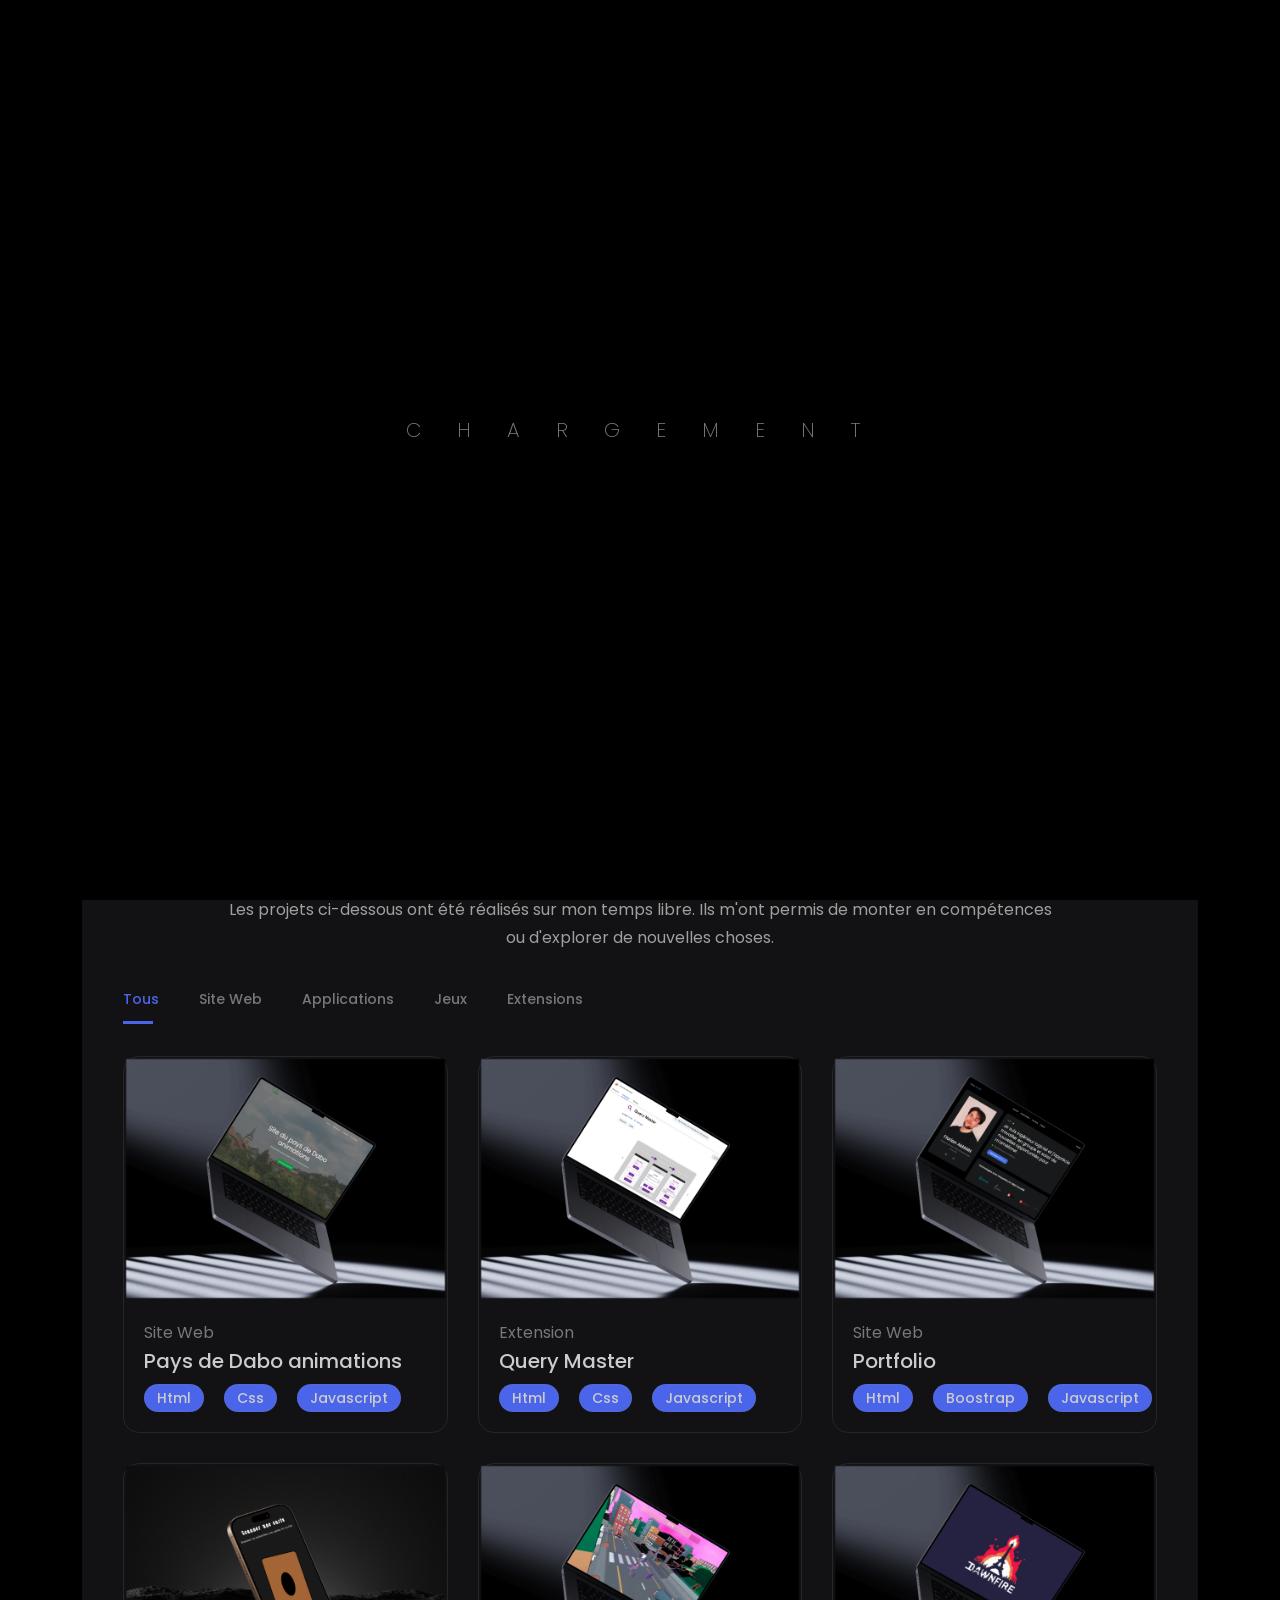
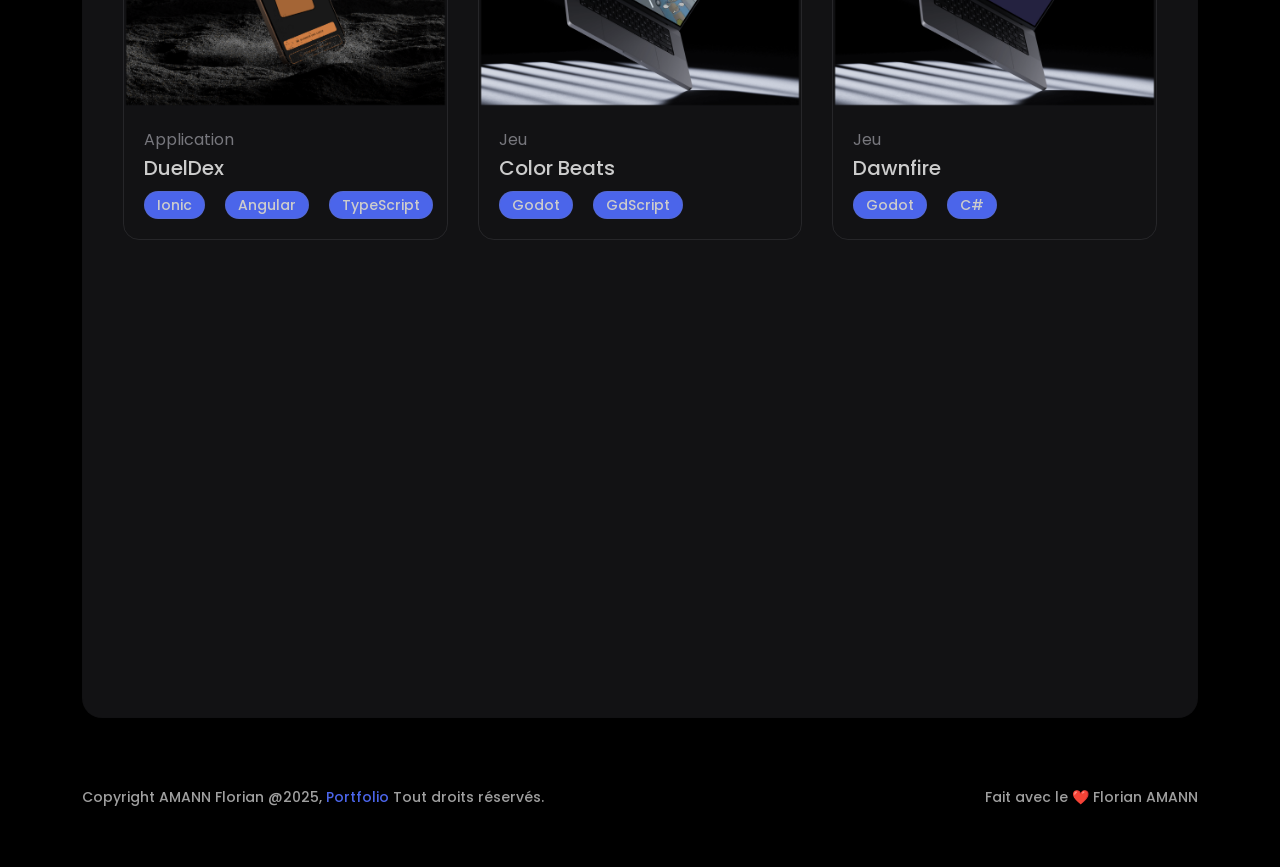
<file: index.html>
<!DOCTYPE html>
<html lang="en">

<head>
  <!-- META -->
  <meta charset="utf-8">
  <meta http-equiv="X-UA-Compatible" content="IE=edge">
  <meta name="viewport" content="width=device-width, initial-scale=1">
  <meta name="description" content="Portfolio - Cliquez ici">
  <meta name="keywords"
    content="personal, portfolio new, html, one page, bootstrap, new html template, design, creative, onepage, clean, modern">
  <meta name="author" content="Florian AMANN">
  <!-- PAGE TITLE -->
  <title>Florian AMANN - Portfolio</title>
  <!-- FAV ICON -->
  <link rel="apple-touch-icon" href="assets/images/favicon.png">
  <link rel="shortcut icon" type="image/png" href="assets/images/favicon.png">
  <!-- ALL GOOGLE FONTS -->
  <link rel="preconnect" href="https://fonts.googleapis.com">
  <link rel="preconnect" href="https://fonts.gstatic.com" crossorigin>
  <link
    href="https://fonts.googleapis.com/css2?family=Poppins:ital,wght@0,100;0,200;0,300;0,400;0,500;0,600;0,700;0,800;0,900;1,100;1,200;1,300;1,400;1,500;1,600;1,700;1,800;1,900&display=swap"
    rel="stylesheet">
  <!-- BOOTSTRAP CSS -->
  <link rel="stylesheet" href="assets/css/bootstrap.min.css" />
  <!-- FONT AWESOME CSS -->
  <link rel="stylesheet" href="assets/fonts/remixicon.css" />
  <!-- MAGNIFIC CSS -->
  <link rel="stylesheet" href="assets/css/magnific-popup.css">
  <!-- NICE SELECT CSS -->
  <link rel="stylesheet" href="assets/css/nice-select.min.css" />
  <!-- ANIMATE CSS -->
  <link rel="stylesheet" href="assets/css/animate.min.css" />
  <!-- SLICK CSS -->
  <link rel="stylesheet" href="assets/css/slick.min.css" />
  <!-- SPACING CSS -->
  <link rel="stylesheet" href="assets/css/spacing.css" />
  <!-- MAIN STYLE CSS -->
  <link rel="stylesheet" href="assets/css/style.css" />
  <!-- RESPONSIVE CSS -->
  <link rel="stylesheet" href="assets/css/responsive.css">
  <!-- HTML5 shim and Respond.js IE8 support of HTML5 elements and media queries -->
  <!-- WARNING: Respond.js doesn't work if you view the page via file:// -->
  <!--[if lt IE 9]>
      <script src="https://oss.maxcdn.com/html5shiv/3.7.2/html5shiv.min.js"></script>
      <script src="https://oss.maxcdn.com/respond/1.4.2/respond.min.js"></script>
    <![endif]-->
</head>

<body>
  <!-- START PRELOADER AREA-->
  <div class="preloader">
    <svg viewbox="0 0 1000 1000" preserveaspectratio="none">
      <path id="preloaderSvg" d="M0,1005S175,995,500,995s500,5,500,5V0H0Z"></path>
    </svg>
    <div class="preloader-heading">
      <div class="load-text">
        <span>C</span>
        <span>h</span>
        <span>a</span>
        <span>r</span>
        <span>g</span>
        <span>e</span>
        <span>m</span>
        <span>e</span>
        <span>n</span>
        <span>t</span>
      </div>
    </div>
  </div>
  <!-- END PRELOADER AREA -->
  <!-- START MENU DESIGN AREA -->
  <header class="main-header">
    <div class="header-upper">
      <div class="container">
        <div class="header-inner d-flex align-items-center">
          <!-- START LOGO DESIGN AREA -->
          <div class="logo-outer">
            <div class="logo">
              <a href="index.html"><img src="assets/images/logo.png" alt="Logo" title="Logo" /></a>
            </div>
          </div>
          <!-- / END LOGO DESIGN AREA -->
          <!-- START NAV DESIGN AREA -->
          <div class="nav-outer clearfix mx-auto">
            <!-- Main Menu -->
            <nav class="main-menu navbar-expand-lg">
              <div class="navbar-header">
                <div class="mobile-logo">
                  <a href="index.html">
                    <img src="assets/images/logo.png" alt="Logo" title="Logo" />
                  </a>
                </div>
                <!-- Toggle Button -->
                <button type="button" class="navbar-toggle" data-bs-toggle="collapse" data-bs-target=".navbar-collapse">
                  <span class="icon-bar"></span>
                  <span class="icon-bar"></span>
                  <span class="icon-bar"></span>
                </button>
              </div>
              <div class="navbar-collapse collapse">
                <ul class="navigation onepage clearfix">
                  <li><a class="nav-link-click" href="index.html">Accueil</a></li>
                  <li><a class="nav-link-click" href="about.html">Présentation</a></li>
                  <li><a class="nav-link-click" href="service.html">Services</a></li>
                  <li><a class="nav-link-click" href="works.html">Projets</a></li>
                </ul>
              </div>
            </nav>
            <!-- / END NAV DESIGN AREA -->
          </div>
          <div class="menu-btns">
            <a href="mailto:amann.florian@protonmail.com" class="theme-btn">Contacter<i
                class="ri-mail-send-line"></i></a>
          </div>
        </div>
      </div>
    </div>
  </header>
  <!-- / END MENU DESIGN AREA -->
  <!-- START ABOUT DESIGN AREA -->
  <section id="about" class="about-area">
    <div class="container">
      <div class="row">
        <!-- START ABOUT IMAGE DESIGN AREA -->
        <div class="col-lg-4">
          <div class="about-image-part wow fadeInUp delay-0-3s">
            <img src="assets/images/about/profile.png" alt="About Me" />
            <h2>Florian AMANN</h2>
            <p>J'adore créer des choses, la technologie et le café.</p>
            <div class="about-social text-center">
              <ul>
                <li><a href="https://www.linkedin.com/in/florian-amann/"><i class="ri-linkedin-fill"></i></a></li>
                <li><a href="https://github.com/Lauiss"><i class="ri-github-fill"></i></a></li>
              </ul>
            </div>
          </div>
        </div>
        <!-- / END ABOUT IMAGE DESIGN AREA -->
        <!-- START ABOUT TEXT DESIGN AREA -->
        <div class="col-lg-8">
          <div class="about-content-part wow fadeInUp delay-0-2s">
            <p>Hello ! 👋</p>
            <h2>
              Je suis ingénieur logiciel, curieux et passionné par les nouvelles technologies.
            </h2>
            <div class="hero-btns">
              <a href="assets/cv/CV-AMANN-Florian.pdf" download="CV-AMANN-Florian.pdf" target="_blank"
                class="theme-btn">Télécharger mon CV <i class="ri-download-line"></i></a>
            </div>
          </div>
          <div class="about-content-part-bottom wow fadeInUp delay-0-2s">
            <h2>Technologies avec lesquelles j'ai déjà travaillé</h2>
            <div class="company-list">
              <div class="scroller" data-direction="left" data-speed="slow">
                <div class="scroller__inner">
                  <img src="assets/images/languages/angular.png" alt="angular" />
                  <img src="assets/images/languages/typescript.png" alt="ts" />
                  <img src="assets/images/languages/sql.png" alt="sql" />
                  <img src="assets/images/languages/csharp.png" alt="c#" />
                  <img src="assets/images/languages/ionic.png" alt="ionic" />
                  <img src="assets/images/languages/react.png" alt="react" />
                  <img src="assets/images/languages/java.png" alt="java" />
                  <img src="assets/images/languages/swift.png" alt="swift" />
                </div>
              </div>
            </div>
          </div>
        </div>
        <!-- / END ABOUT TEXT DESIGN AREA -->
      </div>
    </div>
  </section>
  <!-- / END ABOUT DESIGN AREA -->
  <!-- START PORTFOLIO DESIGN AREA -->
  <section id="portfolio" class="projects-area">
    <div class="container">
      <div class="container-inner">
        <div class="row">
          <div class="col-xl-12 col-lg-12">
            <div class="section-title text-center wow fadeInUp delay-0-2s">
              <h2>Projets personnels</h2>
              <p>Les projets ci-dessous ont été réalisés sur mon temps libre. Ils m'ont permis de monter en compétences
                ou d'explorer de nouvelles choses.</p>
            </div>
          </div>
        </div>
        <ul class="project-filter filter-btns-one justify-content-left pb-15 wow fadeInUp delay-0-2s">
          <li data-filter="*" class="current">Tous</li>
          <li data-filter=".web">Site Web</li>
          <li data-filter=".application">Applications</li>
          <li data-filter=".game">Jeux</li>
          <li data-filter=".extension">Extensions</li>
        </ul>
        <div class="row project-masonry-active">
          <!-- START SINGLE PORTFOLIO DESIGN AREA -->
          <div class="col-lg-4 col-md-6 item web">
            <div class="project-item style-two wow fadeInUp delay-0-5s">
              <div class="project-image">
                <img src="assets/images/projects/pdda-big.png" alt="Project">
                <a href="projects-detail/single-project-dabo.html" class="details-btn"><i
                    class="ri-arrow-right-up-line"></i></a>
              </div>
              <div class="project-content">
                <span class="sub-title">Site Web</span>
                <h3>Pays de Dabo animations</h3>
                <div class="flex-div-row">
                  <span class="theme-tag">Html</span>
                  <span class="theme-tag">Css</span>
                  <span class="theme-tag">Javascript</span>
                </div>
              </div>
            </div>
          </div>
          <!-- / END SINGLE PORTFOLIO DESIGN AREA -->
          <!-- START SINGLE PORTFOLIO DESIGN AREA -->
          <div class="col-lg-4 col-md-6 item extension">
            <div class="project-item style-two wow fadeInUp delay-0-5s">
              <div class="project-image">
                <img src="assets/images/projects/query-master-big.png" alt="Project">
                <a href="projects-detail/single-project-query-master.html" class="details-btn"><i
                    class="ri-arrow-right-up-line"></i></a>
              </div>
              <div class="project-content">
                <span class="sub-title">Extension</span>
                <h3>Query Master</h3>
                <div class="flex-div-row">
                  <span class="theme-tag">Html</span>
                  <span class="theme-tag">Css</span>
                  <span class="theme-tag">Javascript</span>
                </div>
              </div>
            </div>
          </div>
          <!-- / END SINGLE PORTFOLIO DESIGN AREA -->
          <!-- START SINGLE PORTFOLIO DESIGN AREA -->
          <div class="col-lg-4 col-md-6 item web">
            <div class="project-item style-two wow fadeInUp delay-0-5s">
              <div class="project-image">
                <img src="assets/images/projects/portfolio-big.png" alt="Project">
                <a href="projects-detail/single-project-portfolio.html" class="details-btn"><i
                    class="ri-arrow-right-up-line"></i></a>
              </div>
              <div class="project-content">
                <span class="sub-title">Site Web</span>
                <h3>Portfolio</h3>
                <div class="flex-div-row">
                  <span class="theme-tag">Html</span>
                  <span class="theme-tag">Boostrap</span>
                  <span class="theme-tag">Javascript</span>
                </div>
              </div>
            </div>
          </div>
          <!-- / END SINGLE PORTFOLIO DESIGN AREA -->
          <!-- START SINGLE PORTFOLIO DESIGN AREA -->
          <div class="col-lg-4 col-md-6 item application">
            <div class="project-item style-two wow fadeInUp delay-0-3s">
              <div class="project-image">
                <img src="assets/images/projects/duel-dex-big.png" alt="Project">
                <a href="projects-detail/single-project-dueldex.html" class="details-btn"><i
                    class="ri-arrow-right-up-line"></i></a>
              </div>
              <div class="project-content">
                <span class="sub-title">Application</span>
                <h3>DuelDex</h3>
                <div class="flex-div-row">
                  <span class="theme-tag">Ionic</span>
                  <span class="theme-tag">Angular</span>
                  <span class="theme-tag">TypeScript</span>
                </div>
              </div>
            </div>
          </div>
          <!-- START PORTFOLIO DESIGN AREA -->
          <!-- START SINGLE PORTFOLIO DESIGN AREA -->
          <div class="col-lg-4 col-md-6 item game">
            <div class="project-item style-two wow fadeInUp delay-0-3s">
              <div class="project-image">
                <img src="assets/images/projects/colorbeats-big.png" alt="Project">
                <a href="projects-detail/single-project-color-beats.html" class="details-btn"><i
                    class="ri-arrow-right-up-line"></i></a>
              </div>
              <div class="project-content">
                <span class="sub-title">Jeu</span>
                <h3>Color Beats</h3>
                <div class="flex-div-row">
                  <span class="theme-tag">Godot</span>
                  <span class="theme-tag">GdScript</span>
                </div>
              </div>
            </div>
          </div>
          <!-- / END SINGLE PORTFOLIO DESIGN AREA -->
          <!-- START SINGLE PORTFOLIO DESIGN AREA -->
          <div class="col-lg-4 col-md-6 item game">
            <div class="project-item style-two wow fadeInUp delay-0-4s">
              <div class="project-image">
                <img src="assets/images/projects/dawnfire-big.png" alt="Project">
                <a href="projects-detail/single-project-dawnfire.html" class="details-btn"><i
                    class="ri-arrow-right-up-line"></i></a>
              </div>
              <div class="project-content">
                <span class="sub-title">Jeu</span>
                <h3>Dawnfire</h3>
                <div class="flex-div-row">
                  <span class="theme-tag">Godot</span>
                  <span class="theme-tag">C#</span>
                </div>
              </div>
            </div>
          </div>
          <!-- / END SINGLE PORTFOLIO DESIGN AREA -->
          <!-- START SINGLE PORTFOLIO DESIGN AREA -->
          <div class="col-lg-4 col-md-6 item application">
            <div class="project-item style-two wow fadeInUp delay-0-6s">
              <div class="project-image">
                <img src="assets/images/projects/code-big.png" alt="Project">
                <a href="projects-detail/single-project-api-vinted.html" class="details-btn"><i
                    class="ri-arrow-right-up-line"></i></a>
              </div>
              <div class="project-content">
                <span class="sub-title">Application</span>
                <h3>API Vinted avec proxys</h3>
                <div class="flex-div-row">
                  <span class="theme-tag">Javascript</span>
                  <span class="theme-tag">Express</span>
                </div>
              </div>
            </div>
          </div>
          <!-- / END SINGLE PORTFOLIO DESIGN AREA -->
          <!-- START SINGLE PORTFOLIO DESIGN AREA -->
          <div class="col-lg-4 col-md-6 item application">
            <div class="project-item style-two wow fadeInUp delay-0-7s">
              <div class="project-image">
                <img src="assets/images/projects/discord-big.png" alt="Project">
                <a href="projects-detail/single-project-bot-discord.html" class="details-btn"><i
                    class="ri-arrow-right-up-line"></i></a>
              </div>
              <div class="project-content">
                <span class="sub-title">Application</span>
                <h3>Bot Discord</h3>
                <div class="flex-div-row">
                  <span class="theme-tag">Javascript</span>
                  <span class="theme-tag">Docker</span>
                </div>
              </div>
            </div>
          </div>
          <!-- / END SINGLE PORTFOLIO DESIGN AREA -->
          <!-- START SINGLE PORTFOLIO DESIGN AREA -->
          <div class="col-lg-4 col-md-6 item application">
            <div class="project-item style-two wow fadeInUp delay-0-7s">
              <div class="project-image">
                <img src="assets/images/projects/code-big.png" alt="Project">
                <a href="projects-detail/single-project-autoclicker.html" class="details-btn"><i
                    class="ri-arrow-right-up-line"></i></a>
              </div>
              <div class="project-content">
                <span class="sub-title">Application</span>
                <h3>Autoclick</h3>
                <div class="flex-div-row">
                  <span class="theme-tag">Python</span>
                </div>
              </div>
            </div>
          </div>
          <!-- / END SINGLE PORTFOLIO DESIGN AREA -->
        </div>
      </div>
    </div>
  </section>
  <!-- // END PORTFOLIO DESIGN AREA -->
  <!-- START FOOTER DESIGN AREA -->
  <footer class="main-footer">
    <div class="footer-bottom pt-50 pb-40">
      <div class="container">
        <div class="row">
          <div class="col-lg-6">
            <div class="copyright-text">
              <p>
                Copyright AMANN Florian @2025, <a href="index.html">Portfolio</a> Tout droits réservés.
              </p>
            </div>
          </div>
          <div class="col-lg-6">
            <div class="copyright-text extra-copyright">
              <p>
                Fait avec le ❤️ Florian AMANN
              </p>
            </div>
          </div>
        </div>
      </div>
    </div>
  </footer>
  <!-- / END FOOTER DESIGN AREA -->
  <!-- START SCROOL UP DESIGN AREA -->
  <div class="progress-wrap cursor-pointer">
    <i class="ri-arrow-up-double-line"></i>
    <svg class="progress-circle svg-content" width="100%" height="100%" viewBox="-1 -1 102 102">
      <path d="M50,1 a49,49 0 0,1 0,98 a49,49 0 0,1 0,-98" />
    </svg>
  </div>
  <!-- / END SCROOL UP DESIGN AREA -->
  <!-- JQUERY JS -->
  <script src="assets/js/jquery-3.6.0.min.js"></script>
  <!-- BOOTSTRAP JS-->
  <script src="assets/js/bootstrap.min.js"></script>
  <!-- APPEAR JS -->
  <script src="assets/js/appear.min.js"></script>
  <!-- GSAP JS -->
  <script src="assets/js/gsap.min.js"></script>
  <!-- MAGNIFICANT JS -->
  <script src="assets/js/jquery.magnific-popup.min.js"></script>
  <!-- SLICK JS-->
  <script src="assets/js/slick.min.js"></script>
  <!-- NICE SELECT JS-->
  <script src="assets/js/jquery.nice-select.min.js"></script>
  <!-- IMAGE LOADER JS-->
  <script src="assets/js/imagesloaded.pkgd.min.js"></script>
  <!-- ISOTOPE JS-->
  <script src="assets/js/isotope.pkgd.min.js"></script>
  <!--  WOW ANIMATION JS-->
  <script src="assets/js/wow.min.js"></script>
  <!-- SCRIPT JS-->
  <script src="assets/js/script.js"></script>
</body>

</html>
</file>
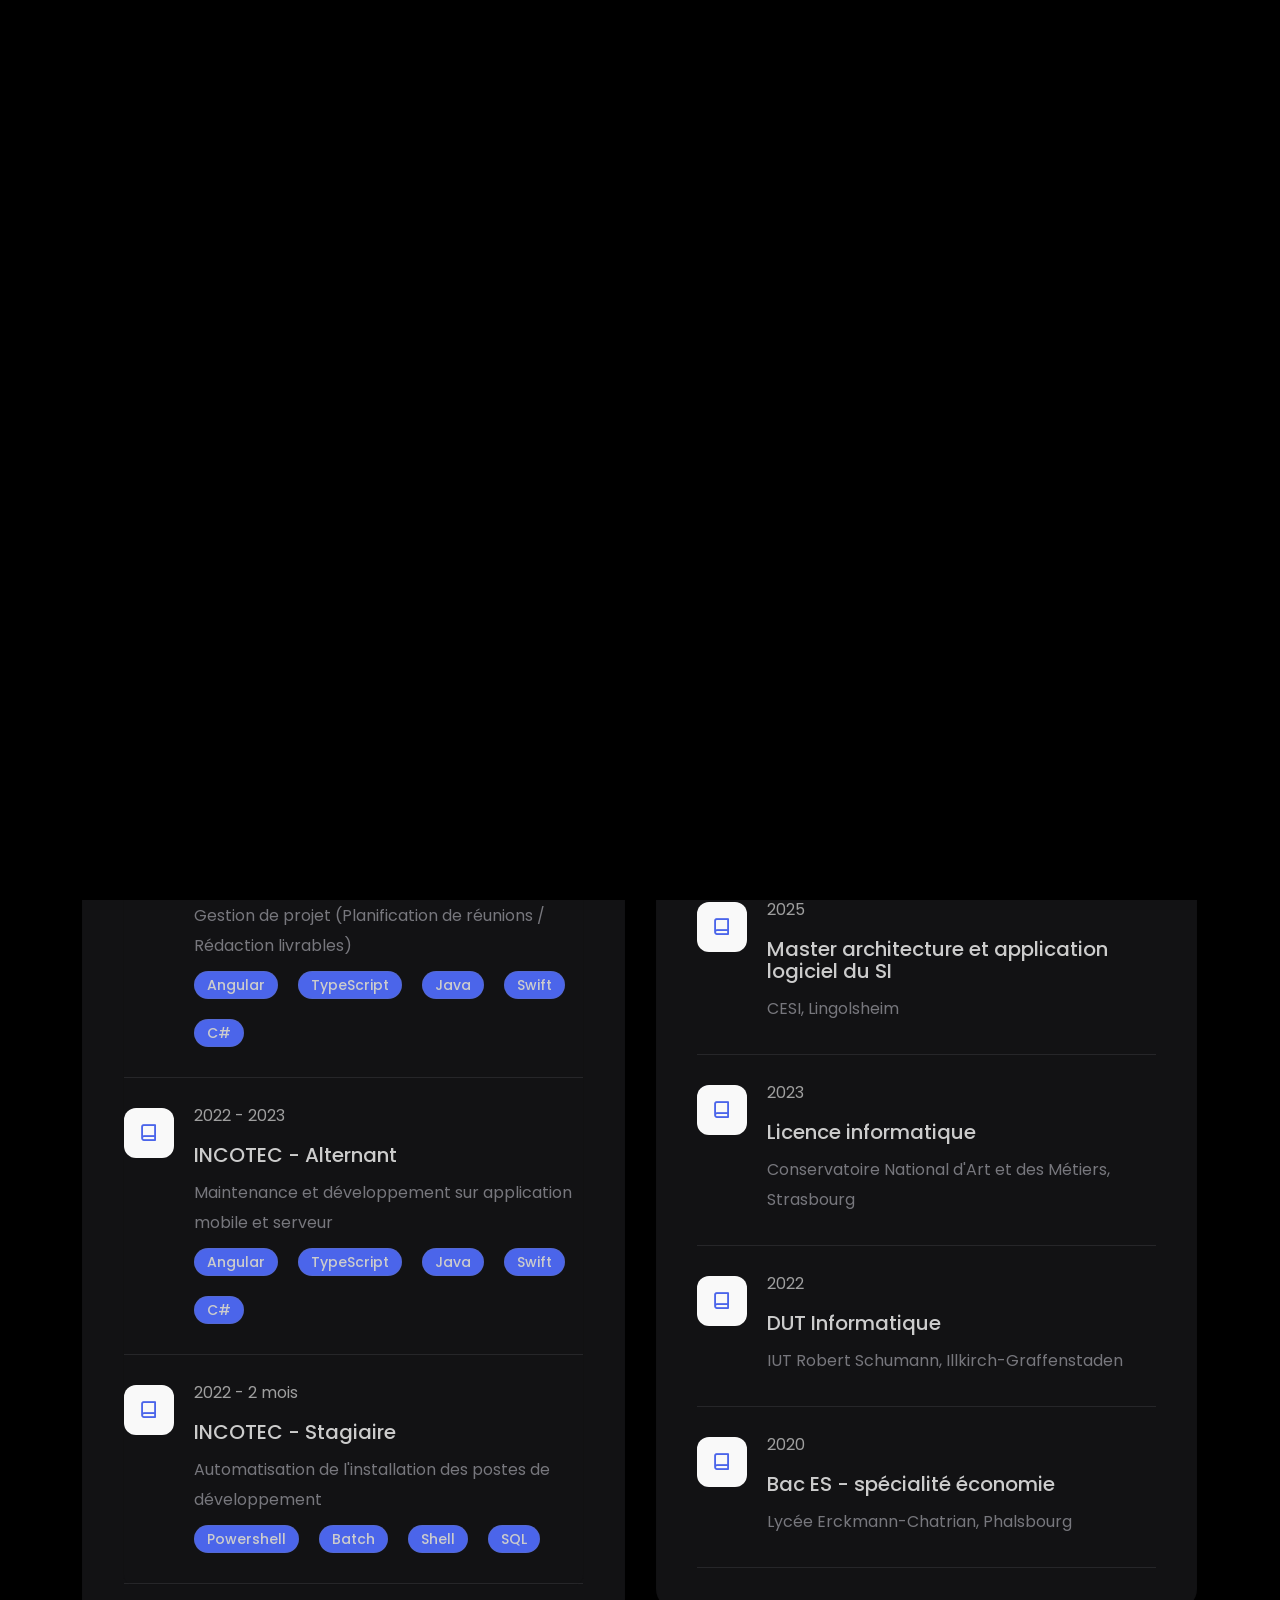
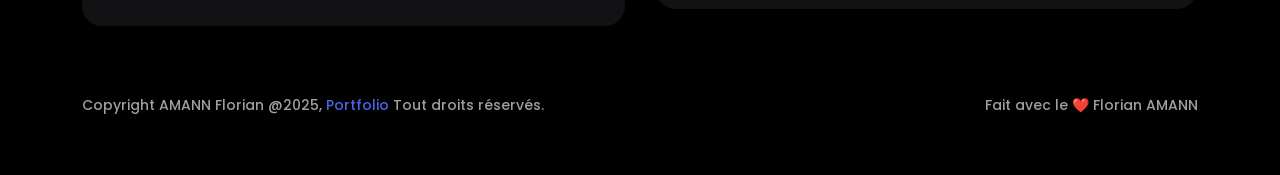
<file: about.html>
<!DOCTYPE html>
<html lang="en">

<head>
  <!-- META -->
  <meta charset="utf-8">
  <meta http-equiv="X-UA-Compatible" content="IE=edge">
  <meta name="viewport" content="width=device-width, initial-scale=1">
  <meta name="description" content="Portfolio - Cliquez ici">
  <meta name="keywords"
    content="personal, portfolio new, html, one page, bootstrap, new html template, design, creative, onepage, clean, modern">
  <meta name="author" content="Florian AMANN">
  <!-- PAGE TITLE -->
  <title>Florian AMANN - Portfolio</title>
  <!-- FAV ICON -->
  <link rel="apple-touch-icon" href="assets/images/favicon.png">
  <link rel="shortcut icon" type="image/png" href="assets/images/favicon.png">
  <!-- ALL GOOGLE FONTS -->
  <link rel="preconnect" href="https://fonts.googleapis.com">
  <link rel="preconnect" href="https://fonts.gstatic.com" crossorigin>
  <link
    href="https://fonts.googleapis.com/css2?family=Poppins:ital,wght@0,100;0,200;0,300;0,400;0,500;0,600;0,700;0,800;0,900;1,100;1,200;1,300;1,400;1,500;1,600;1,700;1,800;1,900&display=swap"
    rel="stylesheet">
  <!-- BOOTSTRAP CSS -->
  <link rel="stylesheet" href="assets/css/bootstrap.min.css" />
  <!-- FONT AWESOME CSS -->
  <link rel="stylesheet" href="assets/fonts/remixicon.css" />
  <!-- MAGNIFIC CSS -->
  <link rel="stylesheet" href="assets/css/magnific-popup.css">
  <!-- NICE SELECT CSS -->
  <link rel="stylesheet" href="assets/css/nice-select.min.css" />
  <!-- ANIMATE CSS -->
  <link rel="stylesheet" href="assets/css/animate.min.css" />
  <!-- SLICK CSS -->
  <link rel="stylesheet" href="assets/css/slick.min.css" />
  <!-- SPACING CSS -->
  <link rel="stylesheet" href="assets/css/spacing.css" />
  <!-- MAIN STYLE CSS -->
  <link rel="stylesheet" href="assets/css/style.css" />
  <!-- RESPONSIVE CSS -->
  <link rel="stylesheet" href="assets/css/responsive.css">
  <!-- HTML5 shim and Respond.js IE8 support of HTML5 elements and media queries -->
  <!-- WARNING: Respond.js doesn't work if you view the page via file:// -->
  <!--[if lt IE 9]>
      <script src="https://oss.maxcdn.com/html5shiv/3.7.2/html5shiv.min.js"></script>
      <script src="https://oss.maxcdn.com/respond/1.4.2/respond.min.js"></script>
    <![endif]-->
</head>

<body>
  <!-- START PRELOADER AREA-->
  <div class="preloader">
    <svg viewbox="0 0 1000 1000" preserveaspectratio="none">
      <path id="preloaderSvg" d="M0,1005S175,995,500,995s500,5,500,5V0H0Z"></path>
    </svg>
    <div class="preloader-heading">
      <div class="load-text">
        <span>C</span>
        <span>h</span>
        <span>a</span>
        <span>r</span>
        <span>g</span>
        <span>e</span>
        <span>m</span>
        <span>e</span>
        <span>n</span>
        <span>t</span>
      </div>
    </div>
  </div>
  <!-- END PRELOADER AREA -->
  <!-- START MENU DESIGN AREA -->
  <header class="main-header">
    <div class="header-upper">
      <div class="container">
        <div class="header-inner d-flex align-items-center">
          <!-- START LOGO DESIGN AREA -->
          <div class="logo-outer">
            <div class="logo">
              <a href="index.html"><img src="assets/images/logo.png" alt="Logo" title="Logo" /></a>
            </div>
          </div>
          <!-- / END LOGO DESIGN AREA -->
          <!-- START NAV DESIGN AREA -->
          <div class="nav-outer clearfix mx-auto">
            <!-- Main Menu -->
            <nav class="main-menu navbar-expand-lg">
              <div class="navbar-header">
                <div class="mobile-logo">
                  <a href="index.html">
                    <img src="assets/images/logo.png" alt="Logo" title="Logo" />
                  </a>
                </div>
                <!-- Toggle Button -->
                <button type="button" class="navbar-toggle" data-bs-toggle="collapse" data-bs-target=".navbar-collapse">
                  <span class="icon-bar"></span>
                  <span class="icon-bar"></span>
                  <span class="icon-bar"></span>
                </button>
              </div>
              <div class="navbar-collapse collapse">
                <ul class="navigation onepage clearfix">
                  <li><a class="nav-link-click" href="index.html">Accueil</a></li>
                  <li><a class="nav-link-click" href="about.html">Présentation</a></li>
                  <li><a class="nav-link-click" href="service.html">Services</a></li>
                  <li><a class="nav-link-click" href="works.html">Projets</a></li>
                </ul>
              </div>
            </nav>
            <!-- / END NAV DESIGN AREA -->
          </div>
          <div class="menu-btns">
            <a href="mailto:amann.florian@protonmail.com" class="theme-btn">Contacter<i
                class="ri-mail-send-line"></i></a>
          </div>
        </div>
      </div>
    </div>
  </header>
  <!-- / END MENU DESIGN AREA -->
  <!-- START ABOUT DESIGN AREA -->
  <section id="about" class="about-single-area innerpage-single-area">
    <div class="container">
      <div class="row">
        <!-- START ABOUT IMAGE DESIGN AREA -->
        <div class="col-lg-4">
          <div class="about-image-part wow fadeInUp delay-0-3s">
            <img src="assets/images/about/profile.png" alt="About Me" />
          </div>
        </div>
        <!-- / END ABOUT IMAGE DESIGN AREA -->
        <!-- START ABOUT TEXT DESIGN AREA -->
        <div class="col-lg-8">
          <div class="about-content-part wow fadeInUp delay-0-2s">
            <h2>
              Je suis Florian AMANN, Ingénieur logiciel.
            </h2>
            <p>Ma passion m'a fait prendre la direction du Fullstack, car j'aime toucher à tout.</p>
            <p>Je suis passionné par le développement informatique et constamment avide de nouvelles découvertes dans ce
              domaine en permanante évolution. Ma passion pour le code et ma soif d'apprentissage me poussent à explorer
              de nouvelles technologies, à résoudre des problèmes complexes et à créer des solutions innovantes. De
              plus, j'aime beaucoup collaborer pour réaliser les projets qui me tiennent à coeur.</p>
            <div class="hero-btns">
              <a href="mailto:amann.florian@protonmail.com" class="theme-btn">Me contacter<i
                  class="ri-mail-send-line"></i></a>
            </div>
          </div>
        </div>
        <!-- / END ABOUT TEXT DESIGN AREA -->
      </div>
    </div>
  </section>
  <!-- / END ABOUT DESIGN AREA -->
  <!-- START RESUME EXPERIENCE DESIGN AREA -->
  <section id="resume" class="resume-area">
    <div class="container">
      <div class="resume-items">
        <div class="row">
          <!-- START EXPERIENCE RESUME DESIGN AREA -->
          <div class="col-xl-6 col-md-6">
            <div class="single-resume">
              <h2>Experiences</h2>
              <div class="experience-list">
                <!-- START SINGLE RESUME DESIGN AREA -->
                <div class="resume-item wow fadeInUp delay-0-3s">
                  <div class="icon">
                    <i class="ri-book-line"></i>
                  </div>
                  <div class="content">
                    <span class="years">2023 - Aujourd'hui</span>
                    <h4>INCOTEC - Alternant</h4>
                    <div class="flex-div-column">
                      <span class="company"> Maintenance et développement sur application mobile et serveur </span>
                      <span class="company"> Rédaction de tests unitaires et fonctionnels </span>
                      <span class="company"> Gestion de projet (Planification de réunions / Rédaction livrables) </span>
                    </div>
                    <div class="flex-div-row">
                      <span class="theme-tag"> Angular</span>
                      <span class="theme-tag"> TypeScript</span>
                      <span class="theme-tag"> Java</span>
                      <span class="theme-tag"> Swift</span>
                      <span class="theme-tag"> C#</span>
                    </div>
                  </div>
                </div>
                <!-- / END SINGLE RESUME DESIGN AREA -->
                <!-- START SINGLE RESUME DESIGN AREA -->
                <div class="resume-item wow fadeInUp delay-0-3s">
                  <div class="icon">
                    <i class="ri-book-line"></i>
                  </div>
                  <div class="content">
                    <span class="years">2022 - 2023</span>
                    <h4>INCOTEC - Alternant</h4>
                    <span class="company">Maintenance et développement sur application mobile et serveur</span>
                    <div class="flex-div-row">
                      <span class="theme-tag"> Angular</span>
                      <span class="theme-tag"> TypeScript</span>
                      <span class="theme-tag"> Java</span>
                      <span class="theme-tag"> Swift</span>
                      <span class="theme-tag"> C#</span>
                    </div>
                  </div>
                </div>
                <!-- / END SINGLE RESUME DESIGN AREA -->
                <!-- START SINGLE RESUME DESIGN AREA -->
                <div class="resume-item wow fadeInUp delay-0-3s">
                  <div class="icon">
                    <i class="ri-book-line"></i>
                  </div>
                  <div class="content">
                    <span class="years">2022 - 2 mois</span>
                    <h4> INCOTEC - Stagiaire</h4>
                    <span class="company">Automatisation de l'installation des postes de développement</span>
                    <div class="flex-div-row">
                      <span class="theme-tag"> Powershell</span>
                      <span class="theme-tag"> Batch</span>
                      <span class="theme-tag"> Shell</span>
                      <span class="theme-tag"> SQL</span>
                    </div>
                  </div>
                </div>
                <!-- / END SINGLE RESUME DESIGN AREA -->
              </div>
            </div>
          </div>
          <!-- // END EXPERIENCE RESUME DESIGN AREA -->
          <!-- START EDUCATION RESUME DESIGN AREA -->
          <div class="col-xl-6 col-md-6">
            <div class="experience-list">
              <div class="single-resume">
                <h2>Diplômes</h2>
                <!-- START SINGLE RESUME DESIGN AREA -->
                <div class="resume-item wow fadeInUp delay-0-3s">
                  <div class="icon">
                    <i class="ri-book-line"></i>
                  </div>
                  <div class="content">
                    <span class="years">2025</span>
                    <h4>Master UI/UX</h4>
                    <span class="company">Visiplus, Strasbourg</span>
                  </div>
                </div>
                <!-- / END SINGLE RESUME DESIGN AREA -->
                <!-- START SINGLE RESUME DESIGN AREA -->
                <div class="resume-item wow fadeInUp delay-0-3s">
                  <div class="icon">
                    <i class="ri-book-line"></i>
                  </div>
                  <div class="content">
                    <span class="years">2025</span>
                    <h4>Master architecture et application logiciel du SI</h4>
                    <span class="company">CESI, Lingolsheim</span>
                  </div>
                </div>
                <!-- / END SINGLE RESUME DESIGN AREA -->
                <!-- START SINGLE RESUME DESIGN AREA -->
                <div class="resume-item wow fadeInUp delay-0-3s">
                  <div class="icon">
                    <i class="ri-book-line"></i>
                  </div>
                  <div class="content">
                    <span class="years">2023</span>
                    <h4>Licence informatique</h4>
                    <span class="company">Conservatoire National d'Art et des Métiers, Strasbourg</span>
                  </div>
                </div>
                <!-- / END SINGLE RESUME DESIGN AREA -->
                <!-- START SINGLE RESUME DESIGN AREA -->
                <div class="resume-item wow fadeInUp delay-0-3s">
                  <div class="icon">
                    <i class="ri-book-line"></i>
                  </div>
                  <div class="content">
                    <span class="years">2022</span>
                    <h4>DUT Informatique</h4>
                    <span class="company">IUT Robert Schumann, Illkirch-Graffenstaden</span>
                  </div>
                </div>
                <!-- / END SINGLE RESUME DESIGN AREA -->
                <!-- START SINGLE RESUME DESIGN AREA -->
                <div class="resume-item wow fadeInUp delay-0-3s">
                  <div class="icon">
                    <i class="ri-book-line"></i>
                  </div>
                  <div class="content">
                    <span class="years">2020</span>
                    <h4>Bac ES - spécialité économie</h4>
                    <span class="company">Lycée Erckmann-Chatrian, Phalsbourg</span>
                  </div>
                </div>
                <!-- / END SINGLE RESUME DESIGN AREA -->
              </div>
            </div>
          </div>
          <!-- // END EDUCATION RESUME DESIGN AREA -->
        </div>
      </div>
    </div>
  </section>
  <!-- / END RESUME EXPERIENCE DESIGN AREA -->
  <!-- START FOOTER DESIGN AREA -->
  <footer class="main-footer">
    <div class="footer-bottom pt-50 pb-40">
      <div class="container">
        <div class="row">
          <div class="col-lg-6">
            <div class="copyright-text">
              <p>
                Copyright AMANN Florian @2025, <a href="index.html">Portfolio</a> Tout droits réservés.
              </p>
            </div>
          </div>
          <div class="col-lg-6">
            <div class="copyright-text extra-copyright">
              <p>
                Fait avec le ❤️ Florian AMANN
              </p>
            </div>
          </div>
        </div>
      </div>
    </div>
  </footer>
  <!-- / END FOOTER DESIGN AREA -->
  <!-- START SCROOL UP DESIGN AREA -->
  <div class="progress-wrap cursor-pointer">
    <i class="ri-arrow-up-double-line"></i>
    <svg class="progress-circle svg-content" width="100%" height="100%" viewBox="-1 -1 102 102">
      <path d="M50,1 a49,49 0 0,1 0,98 a49,49 0 0,1 0,-98" />
    </svg>
  </div>
  <!-- / END SCROOL UP DESIGN AREA -->
  <!-- JQUERY JS -->
  <script src="assets/js/jquery-3.6.0.min.js"></script>
  <!-- BOOTSTRAP JS-->
  <script src="assets/js/bootstrap.min.js"></script>
  <!-- APPEAR JS -->
  <script src="assets/js/appear.min.js"></script>
  <!-- GSAP JS -->
  <script src="assets/js/gsap.min.js"></script>
  <!-- MAGNIFICANT JS -->
  <script src="assets/js/jquery.magnific-popup.min.js"></script>
  <!-- SLICK JS-->
  <script src="assets/js/slick.min.js"></script>
  <!-- NICE SELECT JS-->
  <script src="assets/js/jquery.nice-select.min.js"></script>
  <!-- IMAGE LOADER JS-->
  <script src="assets/js/imagesloaded.pkgd.min.js"></script>
  <!-- ISOTOPE JS-->
  <script src="assets/js/isotope.pkgd.min.js"></script>
  <!--  WOW ANIMATION JS-->
  <script src="assets/js/wow.min.js"></script>
  <!-- SCRIPT JS-->
  <script src="assets/js/script.js"></script>
</body>

</html>
</file>
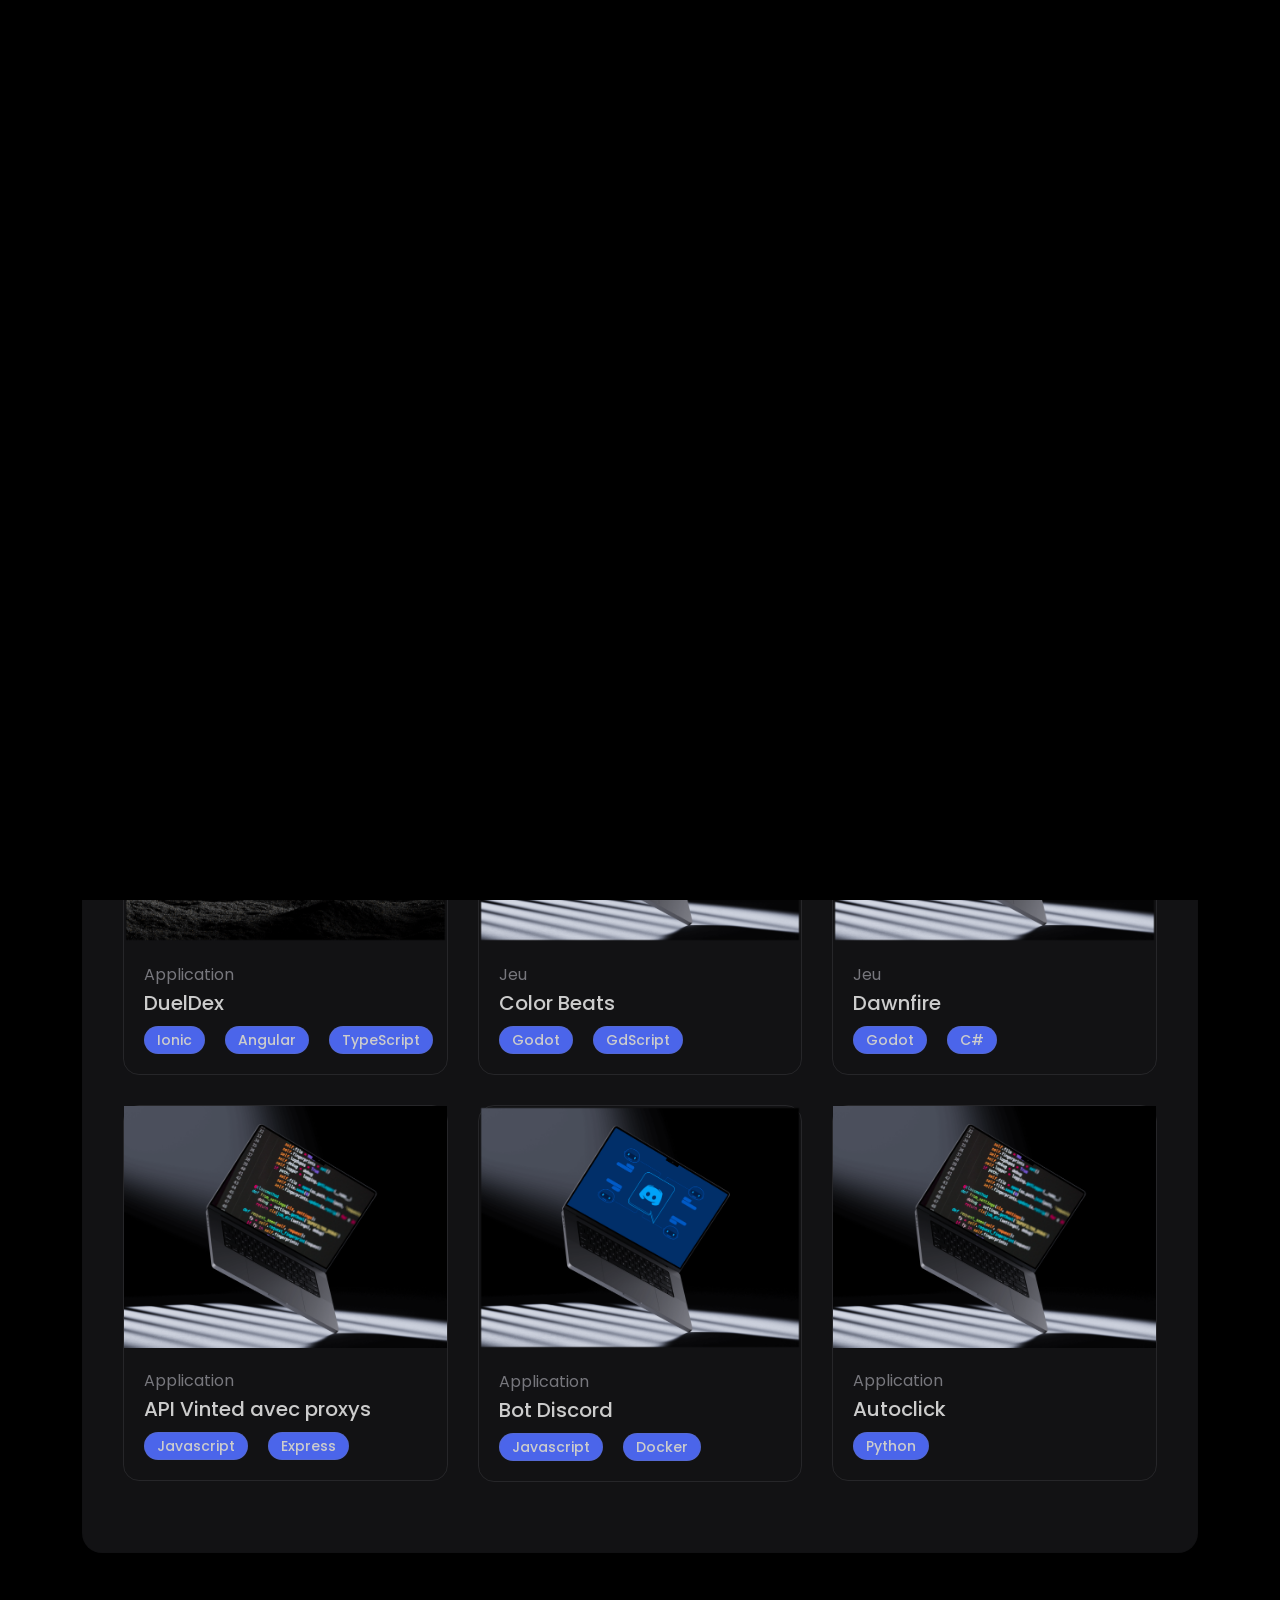
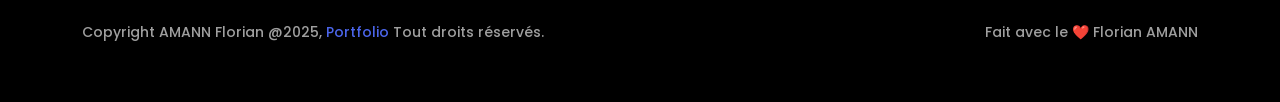
<file: works.html>
<!DOCTYPE html>
<html lang="en">

<head>
  <!-- META -->
  <meta charset="utf-8">
  <meta http-equiv="X-UA-Compatible" content="IE=edge">
  <meta name="viewport" content="width=device-width, initial-scale=1">
  <meta name="description" content="Portfolio - Cliquez ici">
  <meta name="keywords"
    content="personal, portfolio new, html, one page, bootstrap, new html template, design, creative, onepage, clean, modern">
  <meta name="author" content="Florian AMANN">
  <!-- PAGE TITLE -->
  <title>Florian AMANN - Portfolio</title>
  <!-- FAV ICON -->
  <link rel="apple-touch-icon" href="assets/images/favicon.png">
  <link rel="shortcut icon" type="image/png" href="assets/images/favicon.png">
  <!-- ALL GOOGLE FONTS -->
  <link rel="preconnect" href="https://fonts.googleapis.com">
  <link rel="preconnect" href="https://fonts.gstatic.com" crossorigin>
  <link
    href="https://fonts.googleapis.com/css2?family=Poppins:ital,wght@0,100;0,200;0,300;0,400;0,500;0,600;0,700;0,800;0,900;1,100;1,200;1,300;1,400;1,500;1,600;1,700;1,800;1,900&display=swap"
    rel="stylesheet">
  <!-- BOOTSTRAP CSS -->
  <link rel="stylesheet" href="assets/css/bootstrap.min.css" />
  <!-- FONT AWESOME CSS -->
  <link rel="stylesheet" href="assets/fonts/remixicon.css" />
  <!-- MAGNIFIC CSS -->
  <link rel="stylesheet" href="assets/css/magnific-popup.css">
  <!-- NICE SELECT CSS -->
  <link rel="stylesheet" href="assets/css/nice-select.min.css" />
  <!-- ANIMATE CSS -->
  <link rel="stylesheet" href="assets/css/animate.min.css" />
  <!-- SLICK CSS -->
  <link rel="stylesheet" href="assets/css/slick.min.css" />
  <!-- SPACING CSS -->
  <link rel="stylesheet" href="assets/css/spacing.css" />
  <!-- MAIN STYLE CSS -->
  <link rel="stylesheet" href="assets/css/style.css" />
  <!-- RESPONSIVE CSS -->
  <link rel="stylesheet" href="assets/css/responsive.css">
  <!-- HTML5 shim and Respond.js IE8 support of HTML5 elements and media queries -->
  <!-- WARNING: Respond.js doesn't work if you view the page via file:// -->
  <!--[if lt IE 9]>
      <script src="https://oss.maxcdn.com/html5shiv/3.7.2/html5shiv.min.js"></script>
      <script src="https://oss.maxcdn.com/respond/1.4.2/respond.min.js"></script>
    <![endif]-->
</head>

<body>
  <!-- START PRELOADER AREA-->
  <div class="preloader">
    <svg viewbox="0 0 1000 1000" preserveaspectratio="none">
      <path id="preloaderSvg" d="M0,1005S175,995,500,995s500,5,500,5V0H0Z"></path>
    </svg>
    <div class="preloader-heading">
      <div class="load-text">
        <span>C</span>
        <span>h</span>
        <span>a</span>
        <span>r</span>
        <span>g</span>
        <span>e</span>
        <span>m</span>
        <span>e</span>
        <span>n</span>
        <span>t</span>
      </div>
    </div>
  </div>
  <!-- END PRELOADER AREA -->
  <!-- START MENU DESIGN AREA -->
  <header class="main-header">
    <div class="header-upper">
      <div class="container">
        <div class="header-inner d-flex align-items-center">
          <!-- START LOGO DESIGN AREA -->
          <div class="logo-outer">
            <div class="logo">
              <a href="index.html"><img src="assets/images/logo.png" alt="Logo" title="Logo" /></a>
            </div>
          </div>
          <!-- / END LOGO DESIGN AREA -->
          <!-- START NAV DESIGN AREA -->
          <div class="nav-outer clearfix mx-auto">
            <!-- Main Menu -->
            <nav class="main-menu navbar-expand-lg">
              <div class="navbar-header">
                <div class="mobile-logo">
                  <a href="index.html">
                    <img src="assets/images/logo.png" alt="Logo" title="Logo" />
                  </a>
                </div>
                <!-- Toggle Button -->
                <button type="button" class="navbar-toggle" data-bs-toggle="collapse" data-bs-target=".navbar-collapse">
                  <span class="icon-bar"></span>
                  <span class="icon-bar"></span>
                  <span class="icon-bar"></span>
                </button>
              </div>
              <div class="navbar-collapse collapse">
                <ul class="navigation onepage clearfix">
                  <li><a class="nav-link-click" href="index.html">Accueil</a></li>
                  <li><a class="nav-link-click" href="about.html">Présentation</a></li>
                  <li><a class="nav-link-click" href="service.html">Services</a></li>
                  <li><a class="nav-link-click" href="works.html">Projets</a></li>
                </ul>
              </div>
            </nav>
            <!-- / END NAV DESIGN AREA -->
          </div>
          <div class="menu-btns">
            <a href="mailto:amann.florian@protonmail.com" class="theme-btn">Contacter<i
                class="ri-mail-send-line"></i></a>
          </div>
        </div>
      </div>
    </div>
  </header>
  <!-- / END MENU DESIGN AREA -->
  <!-- START PORTFOLIO DESIGN AREA -->
  <section id="portfolio" class="projects-area">
    <div class="container">
      <div class="container-inner">
        <div class="row">
          <div class="col-xl-12 col-lg-12">
            <div class="section-title text-center wow fadeInUp delay-0-2s">
              <h2>Projets personnels</h2>
              <p>Les projets ci-dessous ont été réalisés sur mon temps libre. Ils m'ont permis de monter en compétences
                ou d'explorer de nouvelles choses.</p>
            </div>
          </div>
        </div>
        <ul class="project-filter filter-btns-one justify-content-left pb-15 wow fadeInUp delay-0-2s">
          <li data-filter="*" class="current">Tous</li>
          <li data-filter=".web">Site Web</li>
          <li data-filter=".application">Applications</li>
          <li data-filter=".game">Jeux</li>
          <li data-filter=".extension">Extensions</li>
        </ul>
        <div class="row project-masonry-active">
          <!-- START SINGLE PORTFOLIO DESIGN AREA -->
          <div class="col-lg-4 col-md-6 item web">
            <div class="project-item style-two wow fadeInUp delay-0-5s">
              <div class="project-image">
                <img src="assets/images/projects/pdda-big.png" alt="Project">
                <a href="projects-detail/single-project-dabo.html" class="details-btn"><i
                    class="ri-arrow-right-up-line"></i></a>
              </div>
              <div class="project-content">
                <span class="sub-title">Site Web</span>
                <h3>Pays de Dabo animations</h3>
                <div class="flex-div-row">
                  <span class="theme-tag">Html</span>
                  <span class="theme-tag">Css</span>
                  <span class="theme-tag">Javascript</span>
                </div>
              </div>
            </div>
          </div>
          <!-- / END SINGLE PORTFOLIO DESIGN AREA -->
          <!-- START SINGLE PORTFOLIO DESIGN AREA -->
          <div class="col-lg-4 col-md-6 item extension">
            <div class="project-item style-two wow fadeInUp delay-0-5s">
              <div class="project-image">
                <img src="assets/images/projects/query-master-big.png" alt="Project">
                <a href="projects-detail/single-project-query-master.html" class="details-btn"><i
                    class="ri-arrow-right-up-line"></i></a>
              </div>
              <div class="project-content">
                <span class="sub-title">Extension</span>
                <h3>Query Master</h3>
                <div class="flex-div-row">
                  <span class="theme-tag">Html</span>
                  <span class="theme-tag">Css</span>
                  <span class="theme-tag">Javascript</span>
                </div>
              </div>
            </div>
          </div>
          <!-- / END SINGLE PORTFOLIO DESIGN AREA -->
          <!-- START SINGLE PORTFOLIO DESIGN AREA -->
          <div class="col-lg-4 col-md-6 item web">
            <div class="project-item style-two wow fadeInUp delay-0-5s">
              <div class="project-image">
                <img src="assets/images/projects/portfolio-big.png" alt="Project">
                <a href="projects-detail/single-project-portfolio.html" class="details-btn"><i
                    class="ri-arrow-right-up-line"></i></a>
              </div>
              <div class="project-content">
                <span class="sub-title">Site Web</span>
                <h3>Portfolio</h3>
                <div class="flex-div-row">
                  <span class="theme-tag">Html</span>
                  <span class="theme-tag">Boostrap</span>
                  <span class="theme-tag">Javascript</span>
                </div>
              </div>
            </div>
          </div>
          <!-- / END SINGLE PORTFOLIO DESIGN AREA -->
          <!-- START SINGLE PORTFOLIO DESIGN AREA -->
          <div class="col-lg-4 col-md-6 item application">
            <div class="project-item style-two wow fadeInUp delay-0-3s">
              <div class="project-image">
                <img src="assets/images/projects/duel-dex-big.png" alt="Project">
                <a href="projects-detail/single-project-dueldex.html" class="details-btn"><i
                    class="ri-arrow-right-up-line"></i></a>
              </div>
              <div class="project-content">
                <span class="sub-title">Application</span>
                <h3>DuelDex</h3>
                <div class="flex-div-row">
                  <span class="theme-tag">Ionic</span>
                  <span class="theme-tag">Angular</span>
                  <span class="theme-tag">TypeScript</span>
                </div>
              </div>
            </div>
          </div>
          <!-- START PORTFOLIO DESIGN AREA -->
          <!-- START SINGLE PORTFOLIO DESIGN AREA -->
          <div class="col-lg-4 col-md-6 item game">
            <div class="project-item style-two wow fadeInUp delay-0-3s">
              <div class="project-image">
                <img src="assets/images/projects/colorbeats-big.png" alt="Project">
                <a href="projects-detail/single-project-color-beats.html" class="details-btn"><i
                    class="ri-arrow-right-up-line"></i></a>
              </div>
              <div class="project-content">
                <span class="sub-title">Jeu</span>
                <h3>Color Beats</h3>
                <div class="flex-div-row">
                  <span class="theme-tag">Godot</span>
                  <span class="theme-tag">GdScript</span>
                </div>
              </div>
            </div>
          </div>
          <!-- / END SINGLE PORTFOLIO DESIGN AREA -->
          <!-- START SINGLE PORTFOLIO DESIGN AREA -->
          <div class="col-lg-4 col-md-6 item game">
            <div class="project-item style-two wow fadeInUp delay-0-4s">
              <div class="project-image">
                <img src="assets/images/projects/dawnfire-big.png" alt="Project">
                <a href="projects-detail/single-project-dawnfire.html" class="details-btn"><i
                    class="ri-arrow-right-up-line"></i></a>
              </div>
              <div class="project-content">
                <span class="sub-title">Jeu</span>
                <h3>Dawnfire</h3>
                <div class="flex-div-row">
                  <span class="theme-tag">Godot</span>
                  <span class="theme-tag">C#</span>
                </div>
              </div>
            </div>
          </div>
          <!-- / END SINGLE PORTFOLIO DESIGN AREA -->
          <!-- START SINGLE PORTFOLIO DESIGN AREA -->
          <div class="col-lg-4 col-md-6 item application">
            <div class="project-item style-two wow fadeInUp delay-0-6s">
              <div class="project-image">
                <img src="assets/images/projects/code-big.png" alt="Project">
                <a href="projects-detail/single-project-api-vinted.html" class="details-btn"><i
                    class="ri-arrow-right-up-line"></i></a>
              </div>
              <div class="project-content">
                <span class="sub-title">Application</span>
                <h3>API Vinted avec proxys</h3>
                <div class="flex-div-row">
                  <span class="theme-tag">Javascript</span>
                  <span class="theme-tag">Express</span>
                </div>
              </div>
            </div>
          </div>
          <!-- / END SINGLE PORTFOLIO DESIGN AREA -->
          <!-- START SINGLE PORTFOLIO DESIGN AREA -->
          <div class="col-lg-4 col-md-6 item application">
            <div class="project-item style-two wow fadeInUp delay-0-7s">
              <div class="project-image">
                <img src="assets/images/projects/discord-big.png" alt="Project">
                <a href="projects-detail/single-project-bot-discord.html" class="details-btn"><i
                    class="ri-arrow-right-up-line"></i></a>
              </div>
              <div class="project-content">
                <span class="sub-title">Application</span>
                <h3>Bot Discord</h3>
                <div class="flex-div-row">
                  <span class="theme-tag">Javascript</span>
                  <span class="theme-tag">Docker</span>
                </div>
              </div>
            </div>
          </div>
          <!-- / END SINGLE PORTFOLIO DESIGN AREA -->
          <!-- START SINGLE PORTFOLIO DESIGN AREA -->
          <div class="col-lg-4 col-md-6 item application">
            <div class="project-item style-two wow fadeInUp delay-0-7s">
              <div class="project-image">
                <img src="assets/images/projects/code-big.png" alt="Project">
                <a href="projects-detail/single-project-autoclicker.html" class="details-btn"><i
                    class="ri-arrow-right-up-line"></i></a>
              </div>
              <div class="project-content">
                <span class="sub-title">Application</span>
                <h3>Autoclick</h3>
                <div class="flex-div-row">
                  <span class="theme-tag">Python</span>
                </div>
              </div>
            </div>
          </div>
          <!-- / END SINGLE PORTFOLIO DESIGN AREA -->
        </div>
      </div>
    </div>
  </section>
  <!-- // END PORTFOLIO DESIGN AREA -->
  <!-- START FOOTER DESIGN AREA -->
  <footer class="main-footer">
    <div class="footer-bottom pt-50 pb-40">
      <div class="container">
        <div class="row">
          <div class="col-lg-6">
            <div class="copyright-text">
              <p>
                Copyright AMANN Florian @2025, <a href="index.html">Portfolio</a> Tout droits réservés.
              </p>
            </div>
          </div>
          <div class="col-lg-6">
            <div class="copyright-text extra-copyright">
              <p>
                Fait avec le ❤️ Florian AMANN
              </p>
            </div>
          </div>
        </div>
      </div>
    </div>
  </footer>
  <!-- / END FOOTER DESIGN AREA -->
  <!-- START SCROOL UP DESIGN AREA -->
  <div class="progress-wrap cursor-pointer">
    <i class="ri-arrow-up-double-line"></i>
    <svg class="progress-circle svg-content" width="100%" height="100%" viewBox="-1 -1 102 102">
      <path d="M50,1 a49,49 0 0,1 0,98 a49,49 0 0,1 0,-98" />
    </svg>
  </div>
  <!-- / END SCROOL UP DESIGN AREA -->
  <!-- JQUERY JS -->
  <script src="assets/js/jquery-3.6.0.min.js"></script>
  <!-- BOOTSTRAP JS-->
  <script src="assets/js/bootstrap.min.js"></script>
  <!-- APPEAR JS -->
  <script src="assets/js/appear.min.js"></script>
  <!-- GSAP JS -->
  <script src="assets/js/gsap.min.js"></script>
  <!-- MAGNIFICANT JS -->
  <script src="assets/js/jquery.magnific-popup.min.js"></script>
  <!-- SLICK JS-->
  <script src="assets/js/slick.min.js"></script>
  <!-- NICE SELECT JS-->
  <script src="assets/js/jquery.nice-select.min.js"></script>
  <!-- IMAGE LOADER JS-->
  <script src="assets/js/imagesloaded.pkgd.min.js"></script>
  <!-- ISOTOPE JS-->
  <script src="assets/js/isotope.pkgd.min.js"></script>
  <!--  WOW ANIMATION JS-->
  <script src="assets/js/wow.min.js"></script>
  <!-- SCRIPT JS-->
  <script src="assets/js/script.js"></script>
</body>

</html>
</file>
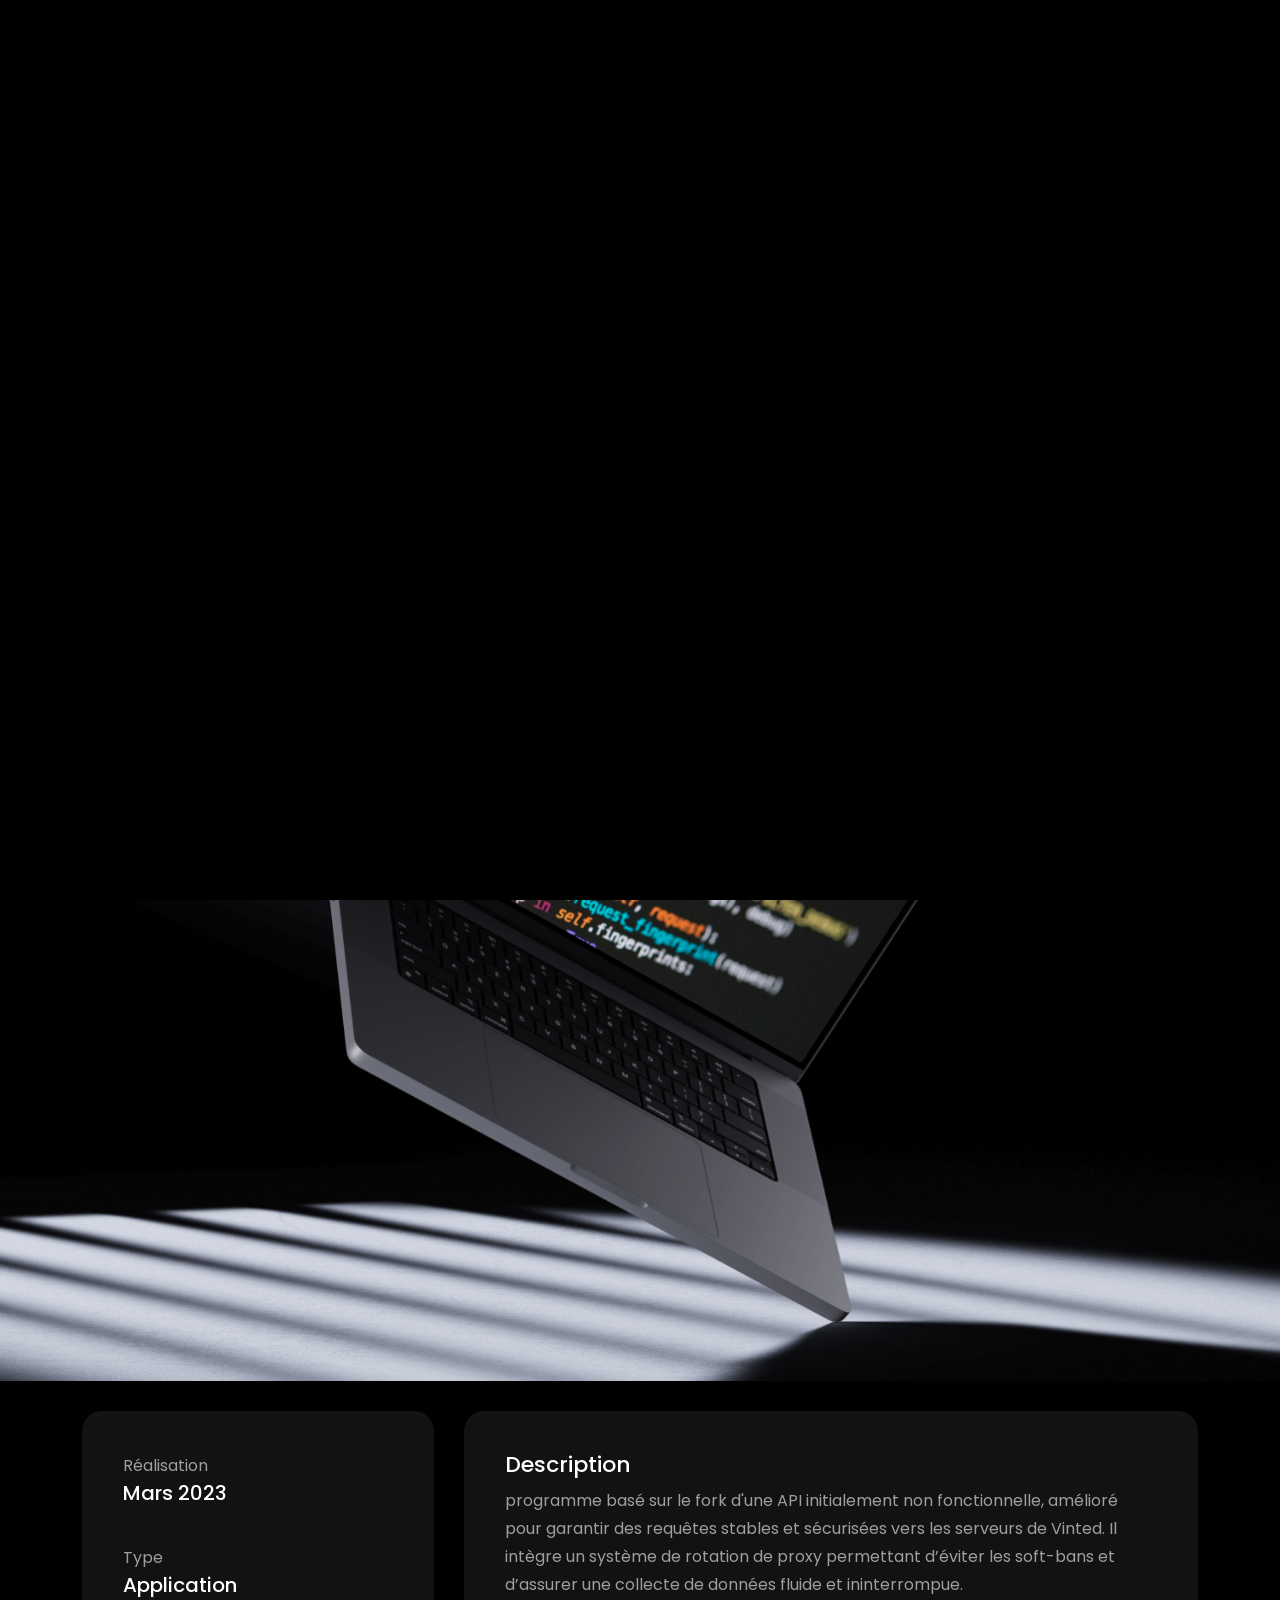
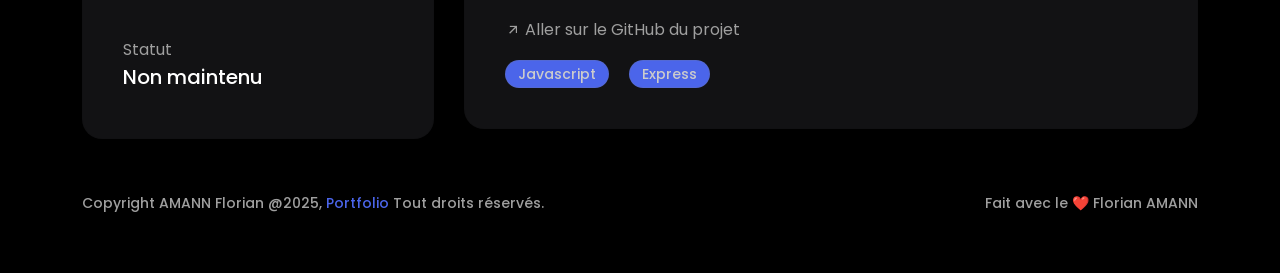
<file: projects-detail/single-project-api-vinted.html>
<!DOCTYPE html>
<html lang="en">

<head>
    <!-- META -->
    <meta charset="utf-8">
    <meta http-equiv="X-UA-Compatible" content="IE=edge">
    <meta name="viewport" content="width=device-width, initial-scale=1">
    <meta name="description" content="Portfolio - Cliquez ici">
    <meta name="keywords"
        content="personal, portfolio new, html, one page, bootstrap, new html template, design, creative, onepage, clean, modern">
    <meta name="author" content="Florian AMANN">
    <!-- PAGE TITLE -->
    <title>Florian AMANN - Portfolio</title>
    <!-- FAV ICON -->
    <link rel="apple-touch-icon" href="../assets/images/favicon.png">
    <link rel="shortcut icon" type="image/png" href="../assets/images/favicon.png">
    <!-- ALL GOOGLE FONTS -->
    <link rel="preconnect" href="https://fonts.googleapis.com">
    <link rel="preconnect" href="https://fonts.gstatic.com" crossorigin>
    <link
        href="https://fonts.googleapis.com/css2?family=Poppins:ital,wght@0,100;0,200;0,300;0,400;0,500;0,600;0,700;0,800;0,900;1,100;1,200;1,300;1,400;1,500;1,600;1,700;1,800;1,900&display=swap"
        rel="stylesheet">
    <!-- BOOTSTRAP CSS -->
    <link rel="stylesheet" href="../assets/css/bootstrap.min.css" />
    <!-- FONT AWESOME CSS -->
    <link rel="stylesheet" href="../assets/fonts/remixicon.css" />
    <!-- MAGNIFIC CSS -->
    <link rel="stylesheet" href="../assets/css/magnific-popup.css">
    <!-- NICE SELECT CSS -->
    <link rel="stylesheet" href="../assets/css/nice-select.min.css" />
    <!-- ANIMATE CSS -->
    <link rel="stylesheet" href="../assets/css/animate.min.css" />
    <!-- SLICK CSS -->
    <link rel="stylesheet" href="../assets/css/slick.min.css" />
    <!-- SPACING CSS -->
    <link rel="stylesheet" href="../assets/css/spacing.css" />
    <!-- MAIN STYLE CSS -->
    <link rel="stylesheet" href="../assets/css/style.css" />
    <!-- RESPONSIVE CSS -->
    <link rel="stylesheet" href="../assets/css/responsive.css">
    <!-- HTML5 shim and Respond.js IE8 support of HTML5 elements and media queries -->
    <!-- WARNING: Respond.js doesn't work if you view the page via file:// -->
    <!--[if lt IE 9]>
      <script src="https://oss.maxcdn.com/html5shiv/3.7.2/html5shiv.min.js"></script>
      <script src="https://oss.maxcdn.com/respond/1.4.2/respond.min.js"></script>
    <![endif]-->
</head>

<body>
    <!-- START PRELOADER AREA-->
    <div class="preloader">
        <svg viewbox="0 0 1000 1000" preserveaspectratio="none">
            <path id="preloaderSvg" d="M0,1005S175,995,500,995s500,5,500,5V0H0Z"></path>
        </svg>
        <div class="preloader-heading">
            <div class="load-text">
                <span>C</span>
                <span>h</span>
                <span>a</span>
                <span>r</span>
                <span>g</span>
                <span>e</span>
                <span>m</span>
                <span>e</span>
                <span>n</span>
                <span>t</span>
            </div>
        </div>
    </div>
    <!-- END PRELOADER AREA -->
    <!-- START MENU DESIGN AREA -->
    <header class="main-header">
        <div class="header-upper">
            <div class="container">
                <div class="header-inner d-flex align-items-center">
                    <!-- START LOGO DESIGN AREA -->
                    <div class="logo-outer">
                        <div class="logo">
                            <a href="../index.html"><img src="../assets/images/logo.png" alt="Logo" title="Logo" /></a>
                        </div>
                    </div>
                    <!-- / END LOGO DESIGN AREA -->
                    <!-- START NAV DESIGN AREA -->
                    <div class="nav-outer clearfix mx-auto">
                        <!-- Main Menu -->
                        <nav class="main-menu navbar-expand-lg">
                            <div class="navbar-header">
                                <div class="mobile-logo">
                                    <a href="../index.html">
                                        <img src="../assets/images/logo.png" alt="Logo" title="Logo" />
                                    </a>
                                </div>
                                <!-- Toggle Button -->
                                <button type="button" class="navbar-toggle" data-bs-toggle="collapse"
                                    data-bs-target=".navbar-collapse">
                                    <span class="icon-bar"></span>
                                    <span class="icon-bar"></span>
                                    <span class="icon-bar"></span>
                                </button>
                            </div>
                            <div class="navbar-collapse collapse">
                                <ul class="navigation onepage clearfix">
                                    <li><a class="nav-link-click" href="../index.html">Accueil</a></li>
                                    <li><a class="nav-link-click" href="../about.html">Présentation</a></li>
                                    <li><a class="nav-link-click" href="../service.html">Services</a></li>
                                    <li><a class="nav-link-click" href="../works.html">Projets</a></li>
                                </ul>
                            </div>
                        </nav>
                        <!-- / END NAV DESIGN AREA -->
                    </div>
                    <div class="menu-btns">
                        <a href="mailto:amann.florian@protonmail.com" class="theme-btn">Contacter<i
                                class="ri-mail-send-line"></i></a>
                    </div>
                </div>
            </div>
        </div>
    </header>
    <!-- / END MENU DESIGN AREA -->
    <!-- START SINGLE PAGE DETAILS DESIGN AREA -->
    <div class="single-project-page-design">
        <div class="container">
            <div class="row">
                <div class="col-lg-12 text-center pb-30">
                    <p>Application</p>
                    <h1>API Vinted couplée à un manageur de proxys</h1>
                </div>
            </div>
        </div>
        <div class="single-project-image">
            <img src="../assets/images/projects/code-small.png" alt="image">
        </div>
        <div class="container pt-30">
            <div class="row">
                <div class="col-lg-4">
                    <!-- START SINGLE LEFT DESIGN AREA -->
                    <div class="single-project-page-left wow fadeInUp delay-0-2s">
                        <div class="single-info">
                            <p>Réalisation</p>
                            <h3>Mars 2023</h3>
                        </div>
                        <div class="single-info">
                            <p>Type</p>
                            <h3>Application</h3>
                        </div>
                        <div class="single-info">
                            <p>Statut</p>
                            <h3>Non maintenu</h3>
                        </div>
                    </div>
                    <!-- / END SINGLE LEFT DESIGN AREA -->
                </div>
                <!-- START SINGLE RIGHT DESIGN AREA -->
                <div class="col-lg-8">
                    <div class="single-project-page-right wow fadeInUp delay-0-4s">
                        <h2>
                            Description
                        </h2>
                        <p>programme basé sur le fork d'une API initialement non fonctionnelle, amélioré pour garantir
                            des requêtes stables et sécurisées vers les serveurs de Vinted. Il intègre un système de
                            rotation de proxy permettant d’éviter les soft-bans et d’assurer une collecte de données
                            fluide et ininterrompue.</p>
                        <p><a target="_blank" href="https://github.com/Lauiss/vinApi"><i
                                    class="ri-arrow-right-up-line"></i> Aller sur le GitHub du projet</a></p>
                        <div class="flex-div-row">
                            <span class="theme-tag">Javascript</span>
                            <span class="theme-tag">Express</span>
                        </div>
                    </div>
                </div>
                <!-- / END SINGLE RIGHT DESIGN AREA -->
            </div>

        </div>
    </div>
    <!-- / END SINGLE PAGE DETAILS DESIGN AREA -->
    <!-- START FOOTER DESIGN AREA -->
    <footer class="main-footer">
        <div class="footer-bottom pt-50 pb-40">
            <div class="container">
                <div class="row">
                    <div class="col-lg-6">
                        <div class="copyright-text">
                            <p>
                                Copyright AMANN Florian @2025, <a href="index.html">Portfolio</a> Tout droits réservés.
                            </p>
                        </div>
                    </div>
                    <div class="col-lg-6">
                        <div class="copyright-text extra-copyright">
                            <p>
                                Fait avec le ❤️ Florian AMANN
                            </p>
                        </div>
                    </div>
                </div>
            </div>
        </div>
    </footer>
    <!-- / END FOOTER DESIGN AREA -->
    <!-- START SCROOL UP DESIGN AREA -->
    <div class="progress-wrap cursor-pointer">
        <i class="ri-arrow-up-double-line"></i>
        <svg class="progress-circle svg-content" width="100%" height="100%" viewBox="-1 -1 102 102">
            <path d="M50,1 a49,49 0 0,1 0,98 a49,49 0 0,1 0,-98" />
        </svg>
    </div>
    <!-- / END SCROOL UP DESIGN AREA -->
    <!-- JQUERY JS -->
    <script src="../assets/js/jquery-3.6.0.min.js"></script>
    <!-- BOOTSTRAP JS-->
    <script src="../assets/js/bootstrap.min.js"></script>
    <!-- APPEAR JS -->
    <script src="../assets/js/appear.min.js"></script>
    <!-- GSAP JS -->
    <script src="../assets/js/gsap.min.js"></script>
    <!-- MAGNIFICANT JS -->
    <script src="../assets/js/jquery.magnific-popup.min.js"></script>
    <!-- SLICK JS-->
    <script src="../assets/js/slick.min.js"></script>
    <!-- NICE SELECT JS-->
    <script src="../assets/js/jquery.nice-select.min.js"></script>
    <!-- IMAGE LOADER JS-->
    <script src="../assets/js/imagesloaded.pkgd.min.js"></script>
    <!-- ISOTOPE JS-->
    <script src="../assets/js/isotope.pkgd.min.js"></script>
    <!--  WOW ANIMATION JS-->
    <script src="../assets/js/wow.min.js"></script>
    <!-- SCRIPT JS-->
    <script src="../assets/js/script.js"></script>
</body>

</html>
</file>
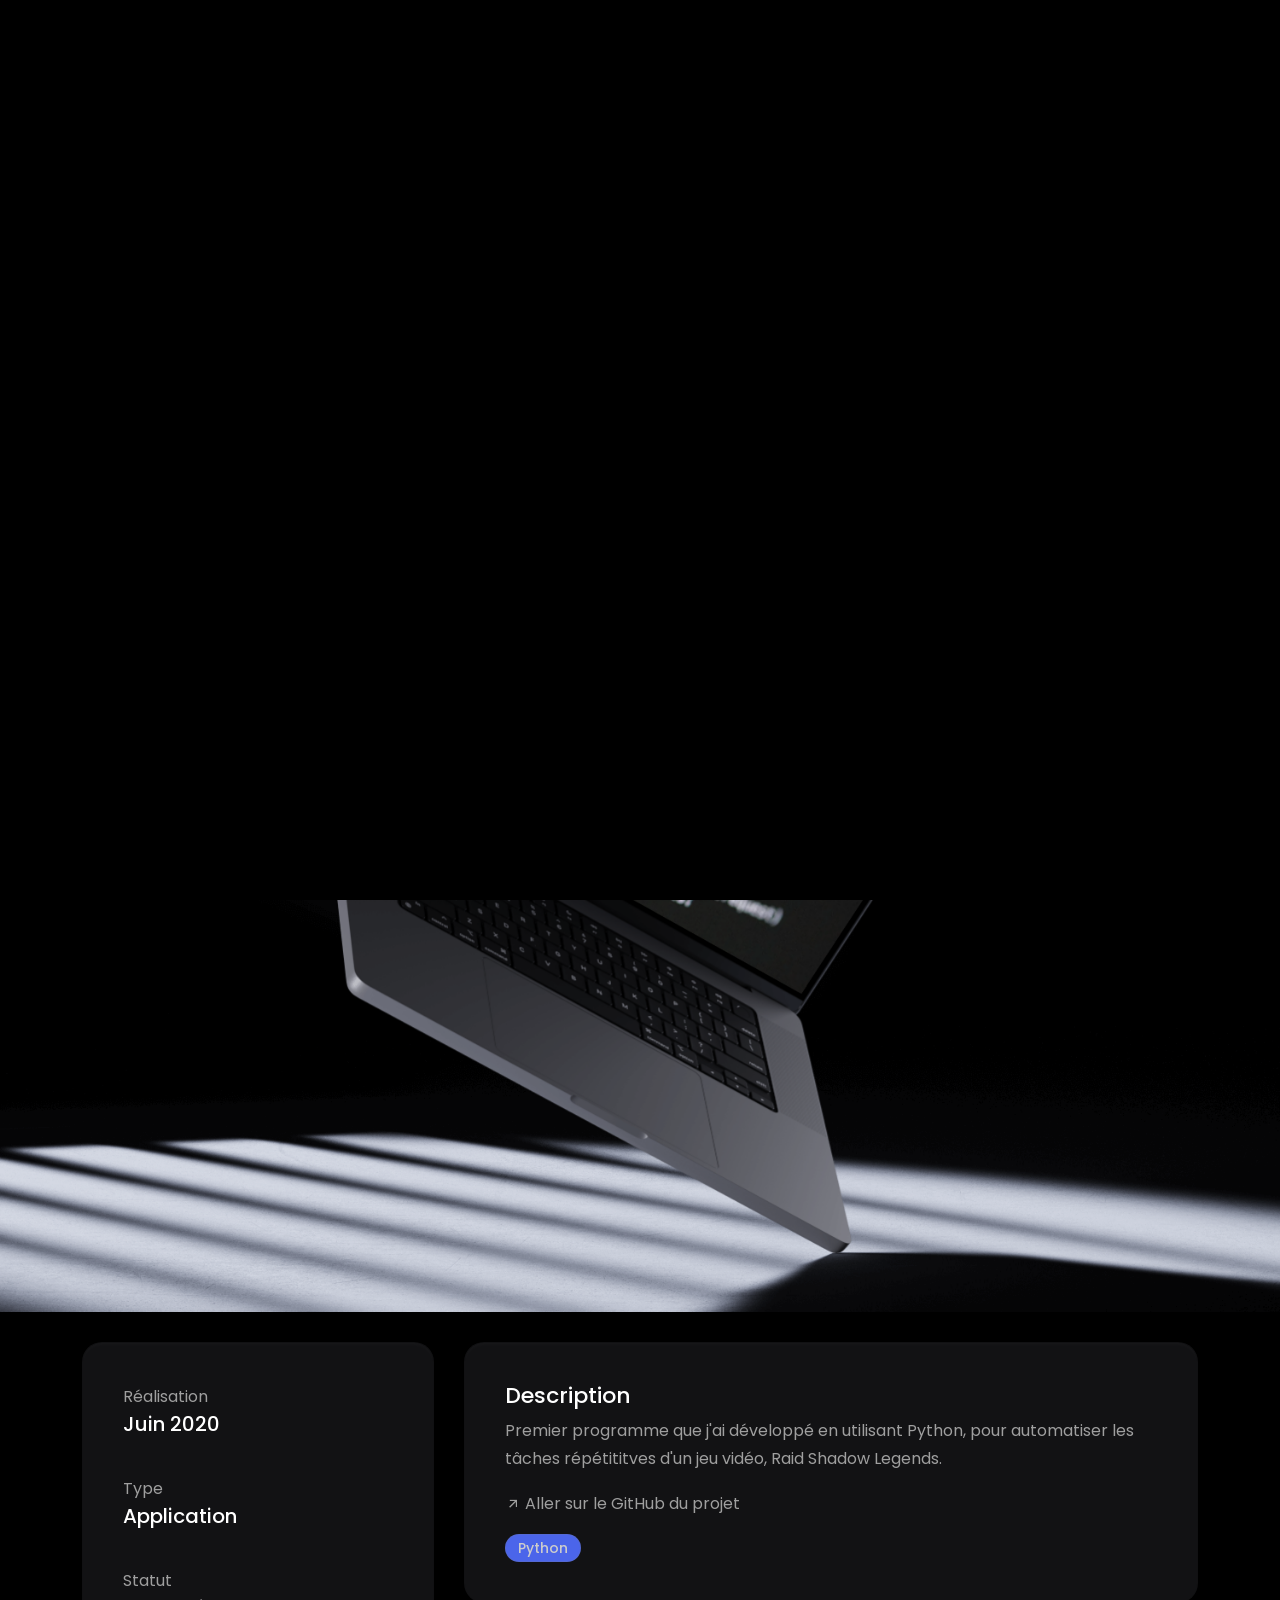
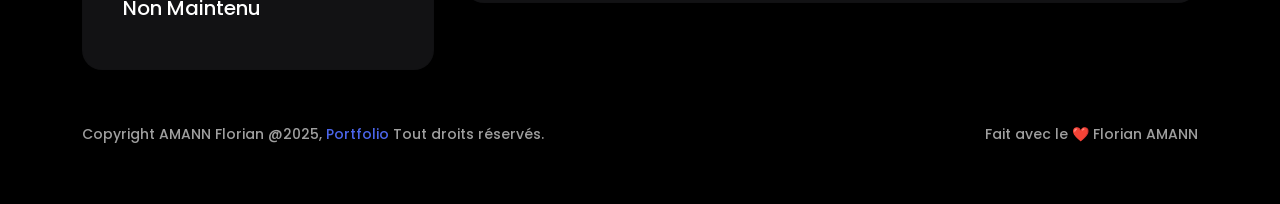
<file: projects-detail/single-project-autoclicker.html>
<!DOCTYPE html>
<html lang="en">

<head>
    <!-- META -->
    <meta charset="utf-8">
    <meta http-equiv="X-UA-Compatible" content="IE=edge">
    <meta name="viewport" content="width=device-width, initial-scale=1">
    <meta name="description" content="Portfolio - Cliquez ici">
    <meta name="keywords"
        content="personal, portfolio new, html, one page, bootstrap, new html template, design, creative, onepage, clean, modern">
    <meta name="author" content="Florian AMANN">
    <!-- PAGE TITLE -->
    <title>Florian AMANN - Portfolio</title>
    <!-- FAV ICON -->
    <link rel="apple-touch-icon" href="../assets/images/favicon.png">
    <link rel="shortcut icon" type="image/png" href="../assets/images/favicon.png">
    <!-- ALL GOOGLE FONTS -->
    <link rel="preconnect" href="https://fonts.googleapis.com">
    <link rel="preconnect" href="https://fonts.gstatic.com" crossorigin>
    <link
        href="https://fonts.googleapis.com/css2?family=Poppins:ital,wght@0,100;0,200;0,300;0,400;0,500;0,600;0,700;0,800;0,900;1,100;1,200;1,300;1,400;1,500;1,600;1,700;1,800;1,900&display=swap"
        rel="stylesheet">
    <!-- BOOTSTRAP CSS -->
    <link rel="stylesheet" href="../assets/css/bootstrap.min.css" />
    <!-- FONT AWESOME CSS -->
    <link rel="stylesheet" href="../assets/fonts/remixicon.css" />
    <!-- MAGNIFIC CSS -->
    <link rel="stylesheet" href="../assets/css/magnific-popup.css">
    <!-- NICE SELECT CSS -->
    <link rel="stylesheet" href="../assets/css/nice-select.min.css" />
    <!-- ANIMATE CSS -->
    <link rel="stylesheet" href="../assets/css/animate.min.css" />
    <!-- SLICK CSS -->
    <link rel="stylesheet" href="../assets/css/slick.min.css" />
    <!-- SPACING CSS -->
    <link rel="stylesheet" href="../assets/css/spacing.css" />
    <!-- MAIN STYLE CSS -->
    <link rel="stylesheet" href="../assets/css/style.css" />
    <!-- RESPONSIVE CSS -->
    <link rel="stylesheet" href="../assets/css/responsive.css">
    <!-- HTML5 shim and Respond.js IE8 support of HTML5 elements and media queries -->
    <!-- WARNING: Respond.js doesn't work if you view the page via file:// -->
    <!--[if lt IE 9]>
      <script src="https://oss.maxcdn.com/html5shiv/3.7.2/html5shiv.min.js"></script>
      <script src="https://oss.maxcdn.com/respond/1.4.2/respond.min.js"></script>
    <![endif]-->
</head>

<body>
    <!-- START PRELOADER AREA-->
    <div class="preloader">
        <svg viewbox="0 0 1000 1000" preserveaspectratio="none">
            <path id="preloaderSvg" d="M0,1005S175,995,500,995s500,5,500,5V0H0Z"></path>
        </svg>
        <div class="preloader-heading">
            <div class="load-text">
                <span>C</span>
                <span>h</span>
                <span>a</span>
                <span>r</span>
                <span>g</span>
                <span>e</span>
                <span>m</span>
                <span>e</span>
                <span>n</span>
                <span>t</span>
            </div>
        </div>
    </div>
    <!-- END PRELOADER AREA -->
    <!-- START MENU DESIGN AREA -->
    <header class="main-header">
        <div class="header-upper">
            <div class="container">
                <div class="header-inner d-flex align-items-center">
                    <!-- START LOGO DESIGN AREA -->
                    <div class="logo-outer">
                        <div class="logo">
                            <a href="../index.html"><img src="../assets/images/logo.png" alt="Logo" title="Logo" /></a>
                        </div>
                    </div>
                    <!-- / END LOGO DESIGN AREA -->
                    <!-- START NAV DESIGN AREA -->
                    <div class="nav-outer clearfix mx-auto">
                        <!-- Main Menu -->
                        <nav class="main-menu navbar-expand-lg">
                            <div class="navbar-header">
                                <div class="mobile-logo">
                                    <a href="../index.html">
                                        <img src="../assets/images/logo.png" alt="Logo" title="Logo" />
                                    </a>
                                </div>
                                <!-- Toggle Button -->
                                <button type="button" class="navbar-toggle" data-bs-toggle="collapse"
                                    data-bs-target=".navbar-collapse">
                                    <span class="icon-bar"></span>
                                    <span class="icon-bar"></span>
                                    <span class="icon-bar"></span>
                                </button>
                            </div>
                            <div class="navbar-collapse collapse">
                                <ul class="navigation onepage clearfix">
                                    <li><a class="nav-link-click" href="../index.html">Accueil</a></li>
                                    <li><a class="nav-link-click" href="../about.html">Présentation</a></li>
                                    <li><a class="nav-link-click" href="../service.html">Services</a></li>
                                    <li><a class="nav-link-click" href="../works.html">Projets</a></li>
                                </ul>
                            </div>
                        </nav>
                        <!-- / END NAV DESIGN AREA -->
                    </div>
                    <div class="menu-btns">
                        <a href="mailto:amann.florian@protonmail.com" class="theme-btn">Contacter<i
                                class="ri-mail-send-line"></i></a>
                    </div>
                </div>
            </div>
        </div>
    </header>
    <!-- / END MENU DESIGN AREA -->
    <!-- START SINGLE PAGE DETAILS DESIGN AREA -->
    <div class="single-project-page-design">
        <div class="container">
            <div class="row">
                <div class="col-lg-12 text-center pb-30">
                    <p>Application</p>
                    <h1>Autoclick</h1>
                </div>
            </div>
        </div>
        <div class="single-project-image">
            <img src="../assets/images/projects/code-small.png" alt="image">
        </div>
        <div class="container pt-30">
            <div class="row">
                <div class="col-lg-4">
                    <!-- START SINGLE LEFT DESIGN AREA -->
                    <div class="single-project-page-left wow fadeInUp delay-0-2s">
                        <div class="single-info">
                            <p>Réalisation</p>
                            <h3>Juin 2020</h3>
                        </div>
                        <div class="single-info">
                            <p>Type</p>
                            <h3>Application</h3>
                        </div>
                        <div class="single-info">
                            <p>Statut</p>
                            <h3>Non Maintenu</h3>
                        </div>
                    </div>
                    <!-- / END SINGLE LEFT DESIGN AREA -->
                </div>
                <!-- START SINGLE RIGHT DESIGN AREA -->
                <div class="col-lg-8">
                    <div class="single-project-page-right wow fadeInUp delay-0-4s">
                        <h2>
                            Description
                        </h2>
                        <p>Premier programme que j'ai développé en utilisant Python, pour automatiser les tâches
                            répétititves d'un jeu vidéo, Raid Shadow Legends.</p>
                        <p><a target="_blank" href="https://github.com/Lauiss/autorsl"><i
                                    class="ri-arrow-right-up-line"></i> Aller sur le GitHub du projet</a></p>
                        <div class="flex-div-row">
                            <span class="theme-tag">Python</span>
                        </div>
                    </div>
                </div>
                <!-- / END SINGLE RIGHT DESIGN AREA -->
            </div>
        </div>
    </div>
    <!-- / END SINGLE PAGE DETAILS DESIGN AREA -->
    <!-- START FOOTER DESIGN AREA -->
    <footer class="main-footer">
        <div class="footer-bottom pt-50 pb-40">
            <div class="container">
                <div class="row">
                    <div class="col-lg-6">
                        <div class="copyright-text">
                            <p>
                                Copyright AMANN Florian @2025, <a href="index.html">Portfolio</a> Tout droits réservés.
                            </p>
                        </div>
                    </div>
                    <div class="col-lg-6">
                        <div class="copyright-text extra-copyright">
                            <p>
                                Fait avec le ❤️ Florian AMANN
                            </p>
                        </div>
                    </div>
                </div>
            </div>
        </div>
    </footer>
    <!-- / END FOOTER DESIGN AREA -->
    <!-- START SCROOL UP DESIGN AREA -->
    <div class="progress-wrap cursor-pointer">
        <i class="ri-arrow-up-double-line"></i>
        <svg class="progress-circle svg-content" width="100%" height="100%" viewBox="-1 -1 102 102">
            <path d="M50,1 a49,49 0 0,1 0,98 a49,49 0 0,1 0,-98" />
        </svg>
    </div>
    <!-- / END SCROOL UP DESIGN AREA -->
    <!-- JQUERY JS -->
    <script src="../assets/js/jquery-3.6.0.min.js"></script>
    <!-- BOOTSTRAP JS-->
    <script src="../assets/js/bootstrap.min.js"></script>
    <!-- APPEAR JS -->
    <script src="../assets/js/appear.min.js"></script>
    <!-- GSAP JS -->
    <script src="../assets/js/gsap.min.js"></script>
    <!-- MAGNIFICANT JS -->
    <script src="../assets/js/jquery.magnific-popup.min.js"></script>
    <!-- SLICK JS-->
    <script src="../assets/js/slick.min.js"></script>
    <!-- NICE SELECT JS-->
    <script src="../assets/js/jquery.nice-select.min.js"></script>
    <!-- IMAGE LOADER JS-->
    <script src="../assets/js/imagesloaded.pkgd.min.js"></script>
    <!-- ISOTOPE JS-->
    <script src="../assets/js/isotope.pkgd.min.js"></script>
    <!--  WOW ANIMATION JS-->
    <script src="../assets/js/wow.min.js"></script>
    <!-- SCRIPT JS-->
    <script src="../assets/js/script.js"></script>
</body>

</html>
</file>
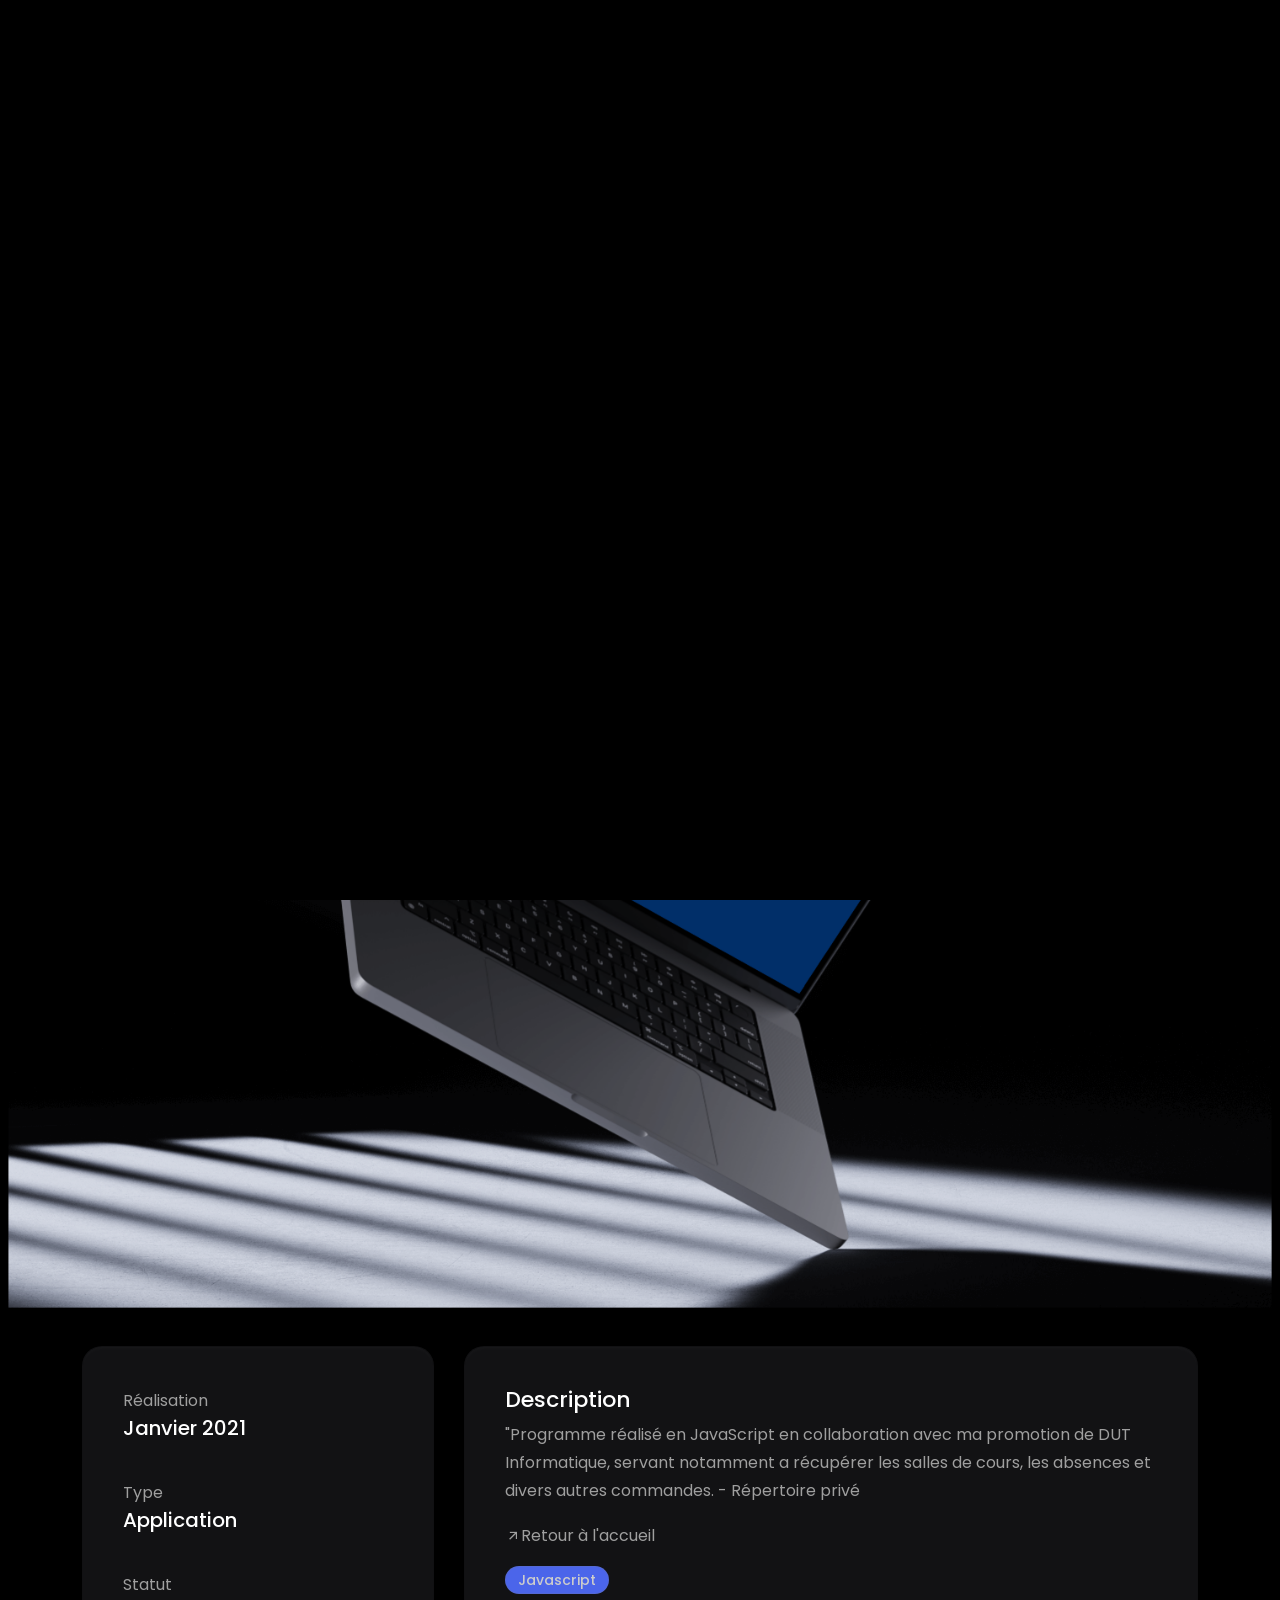
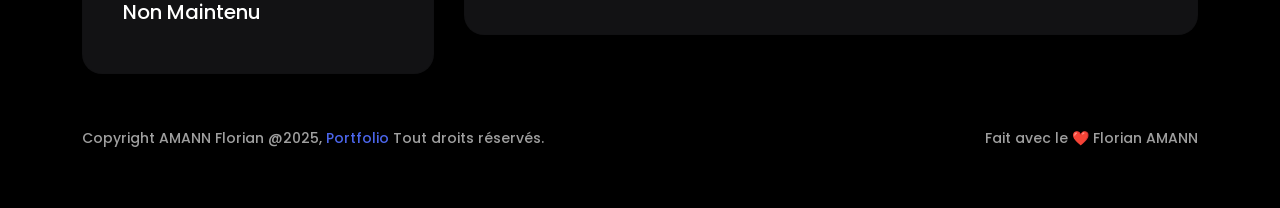
<file: projects-detail/single-project-bot-discord.html>
<!DOCTYPE html>
<html lang="en">

<head>
    <!-- META -->
    <meta charset="utf-8">
    <meta http-equiv="X-UA-Compatible" content="IE=edge">
    <meta name="viewport" content="width=device-width, initial-scale=1">
    <meta name="description" content="Portfolio - Cliquez ici">
    <meta name="keywords"
        content="personal, portfolio new, html, one page, bootstrap, new html template, design, creative, onepage, clean, modern">
    <meta name="author" content="Florian AMANN">
    <!-- PAGE TITLE -->
    <title>Florian AMANN - Portfolio</title>
    <!-- FAV ICON -->
    <link rel="apple-touch-icon" href="../assets/images/favicon.png">
    <link rel="shortcut icon" type="image/png" href="../assets/images/favicon.png">
    <!-- ALL GOOGLE FONTS -->
    <link rel="preconnect" href="https://fonts.googleapis.com">
    <link rel="preconnect" href="https://fonts.gstatic.com" crossorigin>
    <link
        href="https://fonts.googleapis.com/css2?family=Poppins:ital,wght@0,100;0,200;0,300;0,400;0,500;0,600;0,700;0,800;0,900;1,100;1,200;1,300;1,400;1,500;1,600;1,700;1,800;1,900&display=swap"
        rel="stylesheet">
    <!-- BOOTSTRAP CSS -->
    <link rel="stylesheet" href="../assets/css/bootstrap.min.css" />
    <!-- FONT AWESOME CSS -->
    <link rel="stylesheet" href="../assets/fonts/remixicon.css" />
    <!-- MAGNIFIC CSS -->
    <link rel="stylesheet" href="../assets/css/magnific-popup.css">
    <!-- NICE SELECT CSS -->
    <link rel="stylesheet" href="../assets/css/nice-select.min.css" />
    <!-- ANIMATE CSS -->
    <link rel="stylesheet" href="../assets/css/animate.min.css" />
    <!-- SLICK CSS -->
    <link rel="stylesheet" href="../assets/css/slick.min.css" />
    <!-- SPACING CSS -->
    <link rel="stylesheet" href="../assets/css/spacing.css" />
    <!-- MAIN STYLE CSS -->
    <link rel="stylesheet" href="../assets/css/style.css" />
    <!-- RESPONSIVE CSS -->
    <link rel="stylesheet" href="../assets/css/responsive.css">
    <!-- HTML5 shim and Respond.js IE8 support of HTML5 elements and media queries -->
    <!-- WARNING: Respond.js doesn't work if you view the page via file:// -->
    <!--[if lt IE 9]>
      <script src="https://oss.maxcdn.com/html5shiv/3.7.2/html5shiv.min.js"></script>
      <script src="https://oss.maxcdn.com/respond/1.4.2/respond.min.js"></script>
    <![endif]-->
</head>

<body>
    <!-- START PRELOADER AREA-->
    <div class="preloader">
        <svg viewbox="0 0 1000 1000" preserveaspectratio="none">
            <path id="preloaderSvg" d="M0,1005S175,995,500,995s500,5,500,5V0H0Z"></path>
        </svg>
        <div class="preloader-heading">
            <div class="load-text">
                <span>C</span>
                <span>h</span>
                <span>a</span>
                <span>r</span>
                <span>g</span>
                <span>e</span>
                <span>m</span>
                <span>e</span>
                <span>n</span>
                <span>t</span>
            </div>
        </div>
    </div>
    <!-- END PRELOADER AREA -->
    <!-- START MENU DESIGN AREA -->
    <header class="main-header">
        <div class="header-upper">
            <div class="container">
                <div class="header-inner d-flex align-items-center">
                    <!-- START LOGO DESIGN AREA -->
                    <div class="logo-outer">
                        <div class="logo">
                            <a href="../index.html"><img src="../assets/images/logo.png" alt="Logo" title="Logo" /></a>
                        </div>
                    </div>
                    <!-- / END LOGO DESIGN AREA -->
                    <!-- START NAV DESIGN AREA -->
                    <div class="nav-outer clearfix mx-auto">
                        <!-- Main Menu -->
                        <nav class="main-menu navbar-expand-lg">
                            <div class="navbar-header">
                                <div class="mobile-logo">
                                    <a href="../index.html">
                                        <img src="../assets/images/logo.png" alt="Logo" title="Logo" />
                                    </a>
                                </div>
                                <!-- Toggle Button -->
                                <button type="button" class="navbar-toggle" data-bs-toggle="collapse"
                                    data-bs-target=".navbar-collapse">
                                    <span class="icon-bar"></span>
                                    <span class="icon-bar"></span>
                                    <span class="icon-bar"></span>
                                </button>
                            </div>
                            <div class="navbar-collapse collapse">
                                <ul class="navigation onepage clearfix">
                                    <li><a class="nav-link-click" href="../index.html">Accueil</a></li>
                                    <li><a class="nav-link-click" href="../about.html">Présentation</a></li>
                                    <li><a class="nav-link-click" href="../service.html">Services</a></li>
                                    <li><a class="nav-link-click" href="../works.html">Projets</a></li>
                                </ul>
                            </div>
                        </nav>
                        <!-- / END NAV DESIGN AREA -->
                    </div>
                    <div class="menu-btns">
                        <a href="mailto:amann.florian@protonmail.com" class="theme-btn">Contacter<i
                                class="ri-mail-send-line"></i></a>
                    </div>
                </div>
            </div>
        </div>
    </header>
    <!-- / END MENU DESIGN AREA -->
    <!-- START SINGLE PAGE DETAILS DESIGN AREA -->
    <div class="single-project-page-design">
        <div class="container">
            <div class="row">
                <div class="col-lg-12 text-center pb-30">
                    <p>Application</p>
                    <h1>Bot discord</h1>
                </div>
            </div>
        </div>
        <div class="single-project-image">
            <img src="../assets/images/projects/discord-small.png" alt="image">
        </div>
        <div class="container pt-30">
            <div class="row">
                <div class="col-lg-4">
                    <!-- START SINGLE LEFT DESIGN AREA -->
                    <div class="single-project-page-left wow fadeInUp delay-0-2s">
                        <div class="single-info">
                            <p>Réalisation</p>
                            <h3>Janvier 2021</h3>
                        </div>
                        <div class="single-info">
                            <p>Type</p>
                            <h3>Application</h3>
                        </div>
                        <div class="single-info">
                            <p>Statut</p>
                            <h3>Non Maintenu</h3>
                        </div>
                    </div>
                    <!-- / END SINGLE LEFT DESIGN AREA -->
                </div>
                <!-- START SINGLE RIGHT DESIGN AREA -->
                <div class="col-lg-8">
                    <div class="single-project-page-right wow fadeInUp delay-0-4s">
                        <h2>
                            Description
                        </h2>
                        <p>"Programme réalisé en JavaScript en collaboration avec ma promotion de DUT Informatique,
                            servant notamment a récupérer les salles de cours, les absences et divers autres commandes.
                            - Répertoire privé</p>
                        <p><a href="../index.html"><i class="ri-arrow-right-up-line"></i>Retour à l'accueil</a></p>
                        <div class="flex-div-row">
                            <span class="theme-tag">Javascript</span>
                        </div>
                    </div>
                </div>
                <!-- / END SINGLE RIGHT DESIGN AREA -->
            </div>
        </div>
    </div>
    <!-- / END SINGLE PAGE DETAILS DESIGN AREA -->
    <!-- START FOOTER DESIGN AREA -->
    <footer class="main-footer">
        <div class="footer-bottom pt-50 pb-40">
            <div class="container">
                <div class="row">
                    <div class="col-lg-6">
                        <div class="copyright-text">
                            <p>
                                Copyright AMANN Florian @2025, <a href="index.html">Portfolio</a> Tout droits réservés.
                            </p>
                        </div>
                    </div>
                    <div class="col-lg-6">
                        <div class="copyright-text extra-copyright">
                            <p>
                                Fait avec le ❤️ Florian AMANN
                            </p>
                        </div>
                    </div>
                </div>
            </div>
        </div>
    </footer>
    <!-- / END FOOTER DESIGN AREA -->
    <!-- START SCROOL UP DESIGN AREA -->
    <div class="progress-wrap cursor-pointer">
        <i class="ri-arrow-up-double-line"></i>
        <svg class="progress-circle svg-content" width="100%" height="100%" viewBox="-1 -1 102 102">
            <path d="M50,1 a49,49 0 0,1 0,98 a49,49 0 0,1 0,-98" />
        </svg>
    </div>
    <!-- / END SCROOL UP DESIGN AREA -->
    <!-- JQUERY JS -->
    <script src="../assets/js/jquery-3.6.0.min.js"></script>
    <!-- BOOTSTRAP JS-->
    <script src="../assets/js/bootstrap.min.js"></script>
    <!-- APPEAR JS -->
    <script src="../assets/js/appear.min.js"></script>
    <!-- GSAP JS -->
    <script src="../assets/js/gsap.min.js"></script>
    <!-- MAGNIFICANT JS -->
    <script src="../assets/js/jquery.magnific-popup.min.js"></script>
    <!-- SLICK JS-->
    <script src="../assets/js/slick.min.js"></script>
    <!-- NICE SELECT JS-->
    <script src="../assets/js/jquery.nice-select.min.js"></script>
    <!-- IMAGE LOADER JS-->
    <script src="../assets/js/imagesloaded.pkgd.min.js"></script>
    <!-- ISOTOPE JS-->
    <script src="../assets/js/isotope.pkgd.min.js"></script>
    <!--  WOW ANIMATION JS-->
    <script src="../assets/js/wow.min.js"></script>
    <!-- SCRIPT JS-->
    <script src="../assets/js/script.js"></script>
</body>

</html>
</file>
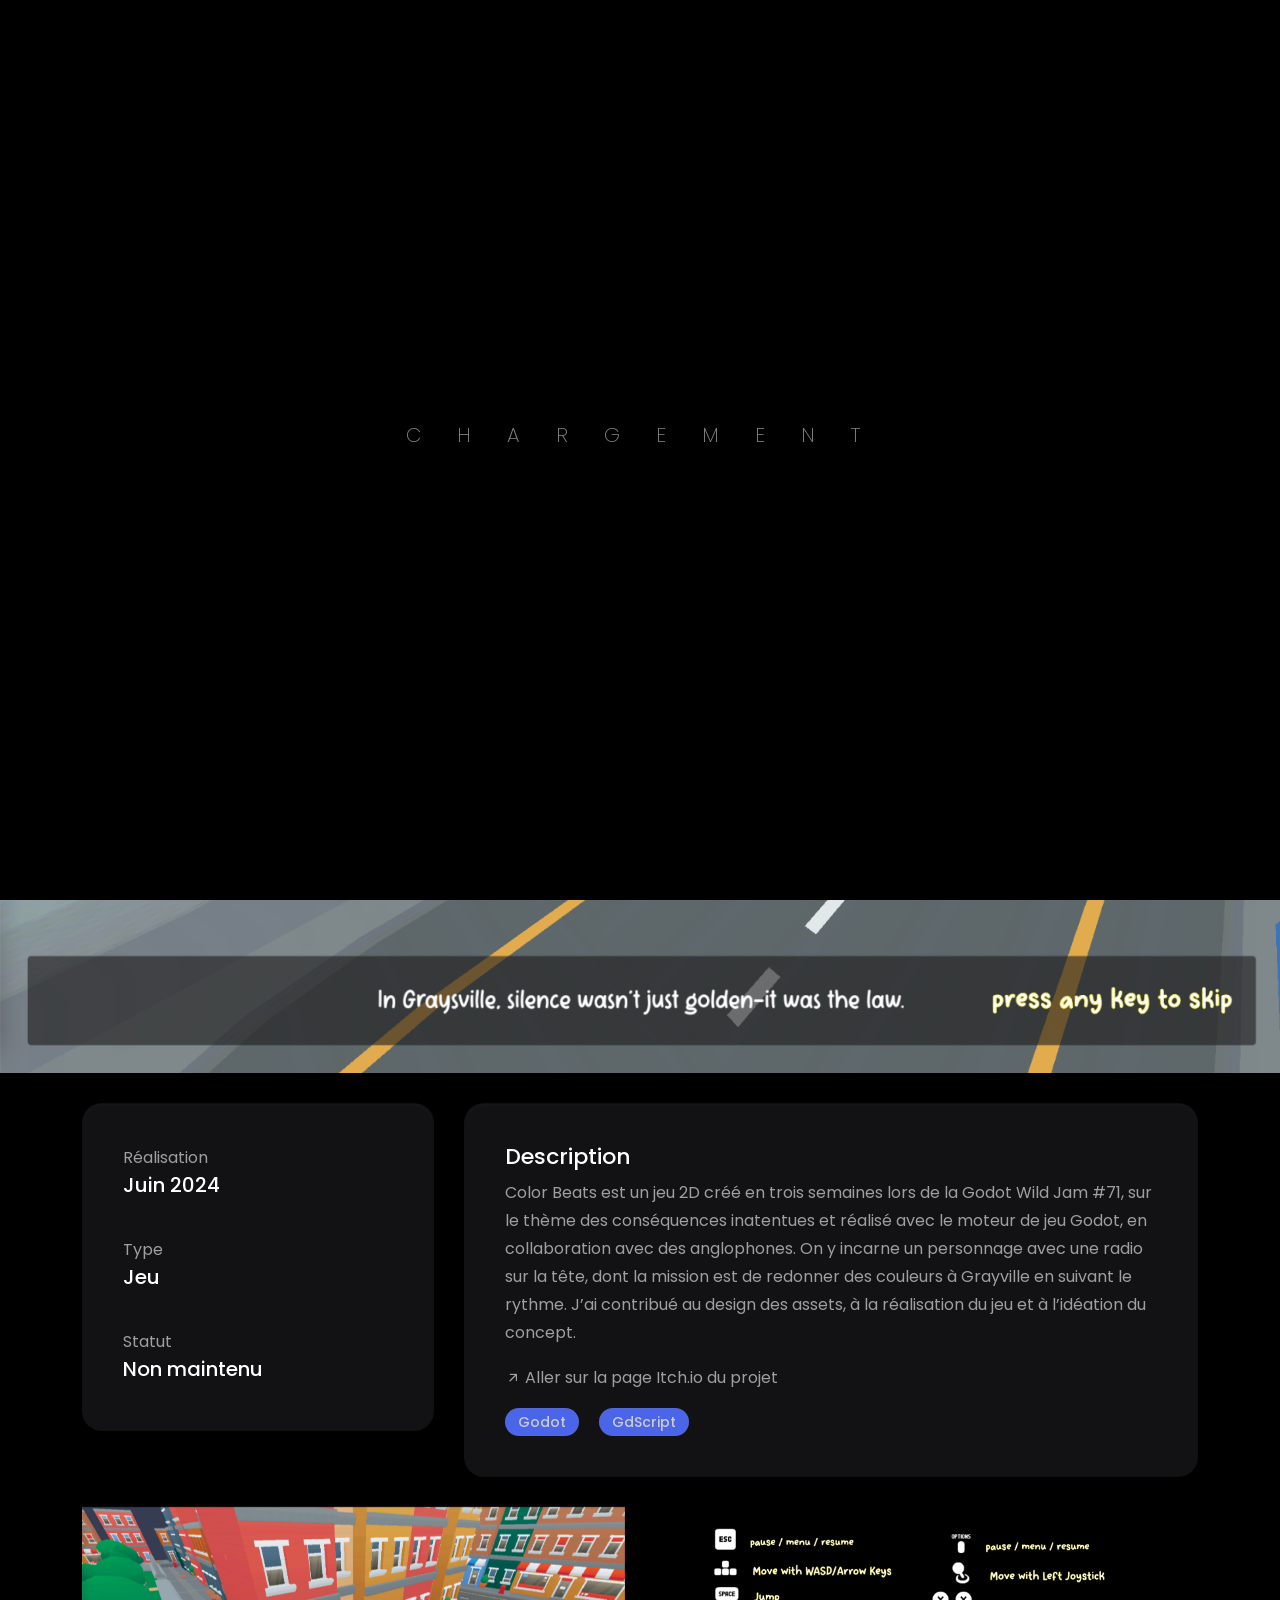
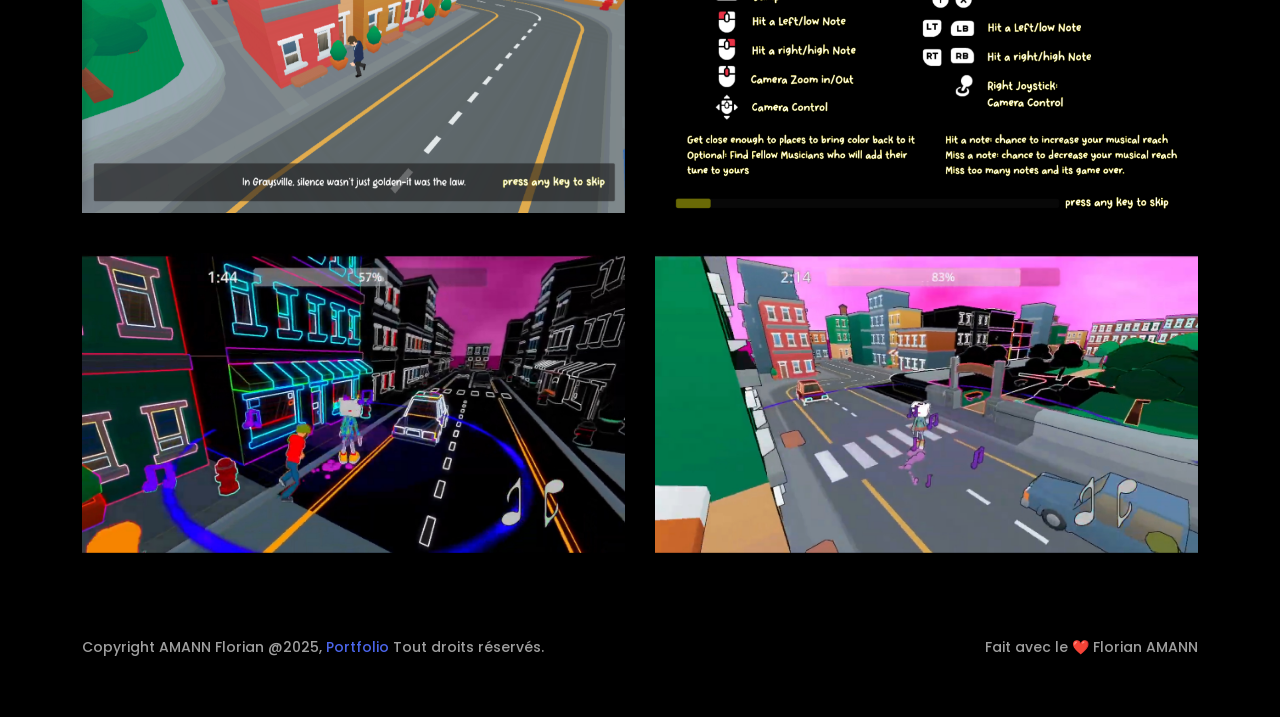
<file: projects-detail/single-project-color-beats.html>
<!DOCTYPE html>
<html lang="en">

<head>
    <!-- META -->
    <meta charset="utf-8">
    <meta http-equiv="X-UA-Compatible" content="IE=edge">
    <meta name="viewport" content="width=device-width, initial-scale=1">
    <meta name="description" content="Portfolio - Cliquez ici">
    <meta name="keywords"
        content="personal, portfolio new, html, one page, bootstrap, new html template, design, creative, onepage, clean, modern">
    <meta name="author" content="Florian AMANN">
    <!-- PAGE TITLE -->
    <title>Florian AMANN - Portfolio</title>
    <!-- FAV ICON -->
    <link rel="apple-touch-icon" href="../assets/images/favicon.png">
    <link rel="shortcut icon" type="image/png" href="../assets/images/favicon.png">
    <!-- ALL GOOGLE FONTS -->
    <link rel="preconnect" href="https://fonts.googleapis.com">
    <link rel="preconnect" href="https://fonts.gstatic.com" crossorigin>
    <link
        href="https://fonts.googleapis.com/css2?family=Poppins:ital,wght@0,100;0,200;0,300;0,400;0,500;0,600;0,700;0,800;0,900;1,100;1,200;1,300;1,400;1,500;1,600;1,700;1,800;1,900&display=swap"
        rel="stylesheet">
    <!-- BOOTSTRAP CSS -->
    <link rel="stylesheet" href="../assets/css/bootstrap.min.css" />
    <!-- FONT AWESOME CSS -->
    <link rel="stylesheet" href="../assets/fonts/remixicon.css" />
    <!-- MAGNIFIC CSS -->
    <link rel="stylesheet" href="../assets/css/magnific-popup.css">
    <!-- NICE SELECT CSS -->
    <link rel="stylesheet" href="../assets/css/nice-select.min.css" />
    <!-- ANIMATE CSS -->
    <link rel="stylesheet" href="../assets/css/animate.min.css" />
    <!-- SLICK CSS -->
    <link rel="stylesheet" href="../assets/css/slick.min.css" />
    <!-- SPACING CSS -->
    <link rel="stylesheet" href="../assets/css/spacing.css" />
    <!-- MAIN STYLE CSS -->
    <link rel="stylesheet" href="../assets/css/style.css" />
    <!-- RESPONSIVE CSS -->
    <link rel="stylesheet" href="../assets/css/responsive.css">
    <!-- HTML5 shim and Respond.js IE8 support of HTML5 elements and media queries -->
    <!-- WARNING: Respond.js doesn't work if you view the page via file:// -->
    <!--[if lt IE 9]>
      <script src="https://oss.maxcdn.com/html5shiv/3.7.2/html5shiv.min.js"></script>
      <script src="https://oss.maxcdn.com/respond/1.4.2/respond.min.js"></script>
    <![endif]-->
</head>

<body>
    <!-- START PRELOADER AREA-->
    <div class="preloader">
        <svg viewbox="0 0 1000 1000" preserveaspectratio="none">
            <path id="preloaderSvg" d="M0,1005S175,995,500,995s500,5,500,5V0H0Z"></path>
        </svg>
        <div class="preloader-heading">
            <div class="load-text">
                <span>C</span>
                <span>h</span>
                <span>a</span>
                <span>r</span>
                <span>g</span>
                <span>e</span>
                <span>m</span>
                <span>e</span>
                <span>n</span>
                <span>t</span>
            </div>
        </div>
    </div>
    <!-- END PRELOADER AREA -->
    <!-- START MENU DESIGN AREA -->
    <header class="main-header">
        <div class="header-upper">
            <div class="container">
                <div class="header-inner d-flex align-items-center">
                    <!-- START LOGO DESIGN AREA -->
                    <div class="logo-outer">
                        <div class="logo">
                            <a href="../index.html"><img src="../assets/images/logo.png" alt="Logo" title="Logo" /></a>
                        </div>
                    </div>
                    <!-- / END LOGO DESIGN AREA -->
                    <!-- START NAV DESIGN AREA -->
                    <div class="nav-outer clearfix mx-auto">
                        <!-- Main Menu -->
                        <nav class="main-menu navbar-expand-lg">
                            <div class="navbar-header">
                                <div class="mobile-logo">
                                    <a href="../index.html">
                                        <img src="../assets/images/logo.png" alt="Logo" title="Logo" />
                                    </a>
                                </div>
                                <!-- Toggle Button -->
                                <button type="button" class="navbar-toggle" data-bs-toggle="collapse"
                                    data-bs-target=".navbar-collapse">
                                    <span class="icon-bar"></span>
                                    <span class="icon-bar"></span>
                                    <span class="icon-bar"></span>
                                </button>
                            </div>
                            <div class="navbar-collapse collapse">
                                <ul class="navigation onepage clearfix">
                                    <li><a class="nav-link-click" href="../index.html">Accueil</a></li>
                                    <li><a class="nav-link-click" href="../about.html">Présentation</a></li>
                                    <li><a class="nav-link-click" href="../service.html">Services</a></li>
                                    <li><a class="nav-link-click" href="../works.html">Projets</a></li>
                                </ul>
                            </div>
                        </nav>
                        <!-- / END NAV DESIGN AREA -->
                    </div>
                    <div class="menu-btns">
                        <a href="mailto:amann.florian@protonmail.com" class="theme-btn">Contacter<i
                                class="ri-mail-send-line"></i></a>
                    </div>
                </div>
            </div>
        </div>
    </header>
    <!-- / END MENU DESIGN AREA -->
    <!-- START SINGLE PAGE DETAILS DESIGN AREA -->
    <div class="single-project-page-design">
        <div class="container">
            <div class="row">
                <div class="col-lg-12 text-center pb-30">
                    <p>Jeu</p>
                    <h1>Color beats</h1>
                </div>
            </div>
        </div>
        <div class="single-project-image">
            <img src="../assets/images/projects/colorbeats/colorbeats-1.png" alt="image">
        </div>
        <div class="container pt-30">
            <div class="row">
                <div class="col-lg-4">
                    <!-- START SINGLE LEFT DESIGN AREA -->
                    <div class="single-project-page-left wow fadeInUp delay-0-2s">
                        <div class="single-info">
                            <p>Réalisation</p>
                            <h3>Juin 2024</h3>
                        </div>
                        <div class="single-info">
                            <p>Type</p>
                            <h3>Jeu</h3>
                        </div>
                        <div class="single-info">
                            <p>Statut</p>
                            <h3>Non maintenu</h3>
                        </div>
                    </div>
                    <!-- / END SINGLE LEFT DESIGN AREA -->
                </div>
                <!-- START SINGLE RIGHT DESIGN AREA -->
                <div class="col-lg-8">
                    <div class="single-project-page-right wow fadeInUp delay-0-4s">
                        <h2>
                            Description
                        </h2>
                        <p>Color Beats est un jeu 2D créé en trois semaines lors de la Godot Wild Jam #71, sur le thème
                            des conséquences inatentues et réalisé avec le moteur de jeu Godot, en collaboration avec
                            des anglophones. On y incarne un personnage avec une radio sur la tête, dont la mission est
                            de redonner des couleurs à Grayville en suivant le rythme. J’ai contribué au design des
                            assets, à la réalisation du jeu et à l’idéation du concept.</p>
                        <p><a target="_blank" href="https://graphific.itch.io/colorbeat"><i
                                    class="ri-arrow-right-up-line"></i> Aller sur la page Itch.io du projet</a></p>
                        <div class="flex-div-row">
                            <span class="theme-tag">Godot</span>
                            <span class="theme-tag">GdScript</span>
                        </div>
                    </div>
                </div>
                <!-- / END SINGLE RIGHT DESIGN AREA -->
            </div>
            <!-- START SINGLE PAGE GALLERY DESIGN AREA -->
            <div class="row pt-30">
                <div class="col-lg-6">
                    <div class="single-image wow fadeInUp delay-0-2s">
                        <img src="../assets/images/projects/colorbeats/colorbeats-1.png" alt="gallery">
                    </div>
                </div>
                <div class="col-lg-6">
                    <div class="single-image wow fadeInUp delay-0-4s">
                        <img src="../assets/images/projects/colorbeats/colorbeats-2.png" alt="gallery">
                    </div>
                </div>
                <div class="col-lg-6">
                    <div class="single-image wow fadeInUp delay-0-6s">
                        <img src="../assets/images/projects/colorbeats/colorbeats-3.jpeg" alt="gallery">
                    </div>
                </div>
                <div class="col-lg-6">
                    <div class="single-image wow fadeInUp delay-0-8s">
                        <img src="../assets/images/projects/colorbeats/colorbeats-4.jpeg" alt="gallery">
                    </div>
                </div>
            </div>
            <!--  / END SINGLE PAGE GALLERY DESIGN AREA -->
        </div>
    </div>
    <!-- / END SINGLE PAGE DETAILS DESIGN AREA -->
    <!-- START FOOTER DESIGN AREA -->
    <footer class="main-footer">
        <div class="footer-bottom pt-50 pb-40">
            <div class="container">
                <div class="row">
                    <div class="col-lg-6">
                        <div class="copyright-text">
                            <p>
                                Copyright AMANN Florian @2025, <a href="index.html">Portfolio</a> Tout droits réservés.
                            </p>
                        </div>
                    </div>
                    <div class="col-lg-6">
                        <div class="copyright-text extra-copyright">
                            <p>
                                Fait avec le ❤️ Florian AMANN
                            </p>
                        </div>
                    </div>
                </div>
            </div>
        </div>
    </footer>
    <!-- / END FOOTER DESIGN AREA -->
    <!-- START SCROOL UP DESIGN AREA -->
    <div class="progress-wrap cursor-pointer">
        <i class="ri-arrow-up-double-line"></i>
        <svg class="progress-circle svg-content" width="100%" height="100%" viewBox="-1 -1 102 102">
            <path d="M50,1 a49,49 0 0,1 0,98 a49,49 0 0,1 0,-98" />
        </svg>
    </div>
    <!-- / END SCROOL UP DESIGN AREA -->
    <!-- JQUERY JS -->
    <script src="../assets/js/jquery-3.6.0.min.js"></script>
    <!-- BOOTSTRAP JS-->
    <script src="../assets/js/bootstrap.min.js"></script>
    <!-- APPEAR JS -->
    <script src="../assets/js/appear.min.js"></script>
    <!-- GSAP JS -->
    <script src="../assets/js/gsap.min.js"></script>
    <!-- MAGNIFICANT JS -->
    <script src="../assets/js/jquery.magnific-popup.min.js"></script>
    <!-- SLICK JS-->
    <script src="../assets/js/slick.min.js"></script>
    <!-- NICE SELECT JS-->
    <script src="../assets/js/jquery.nice-select.min.js"></script>
    <!-- IMAGE LOADER JS-->
    <script src="../assets/js/imagesloaded.pkgd.min.js"></script>
    <!-- ISOTOPE JS-->
    <script src="../assets/js/isotope.pkgd.min.js"></script>
    <!--  WOW ANIMATION JS-->
    <script src="../assets/js/wow.min.js"></script>
    <!-- SCRIPT JS-->
    <script src="../assets/js/script.js"></script>
</body>

</html>
</file>
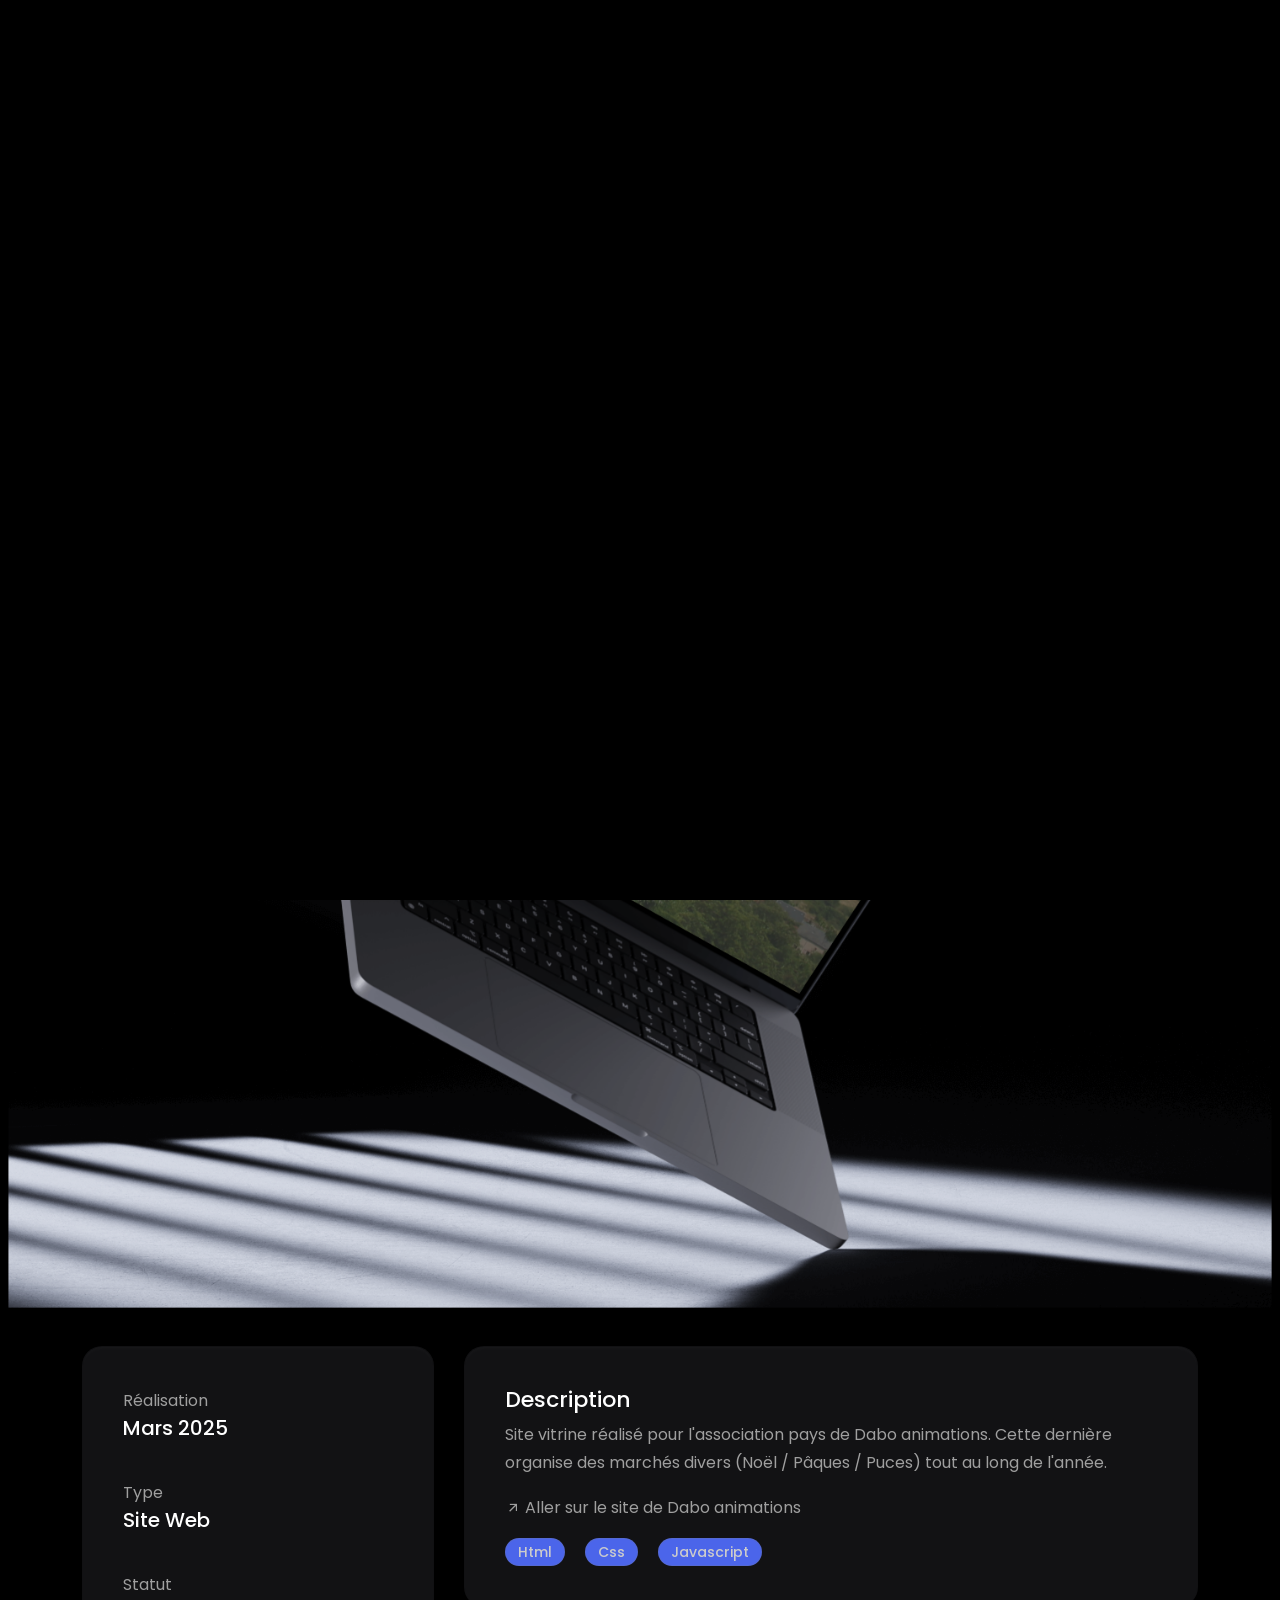
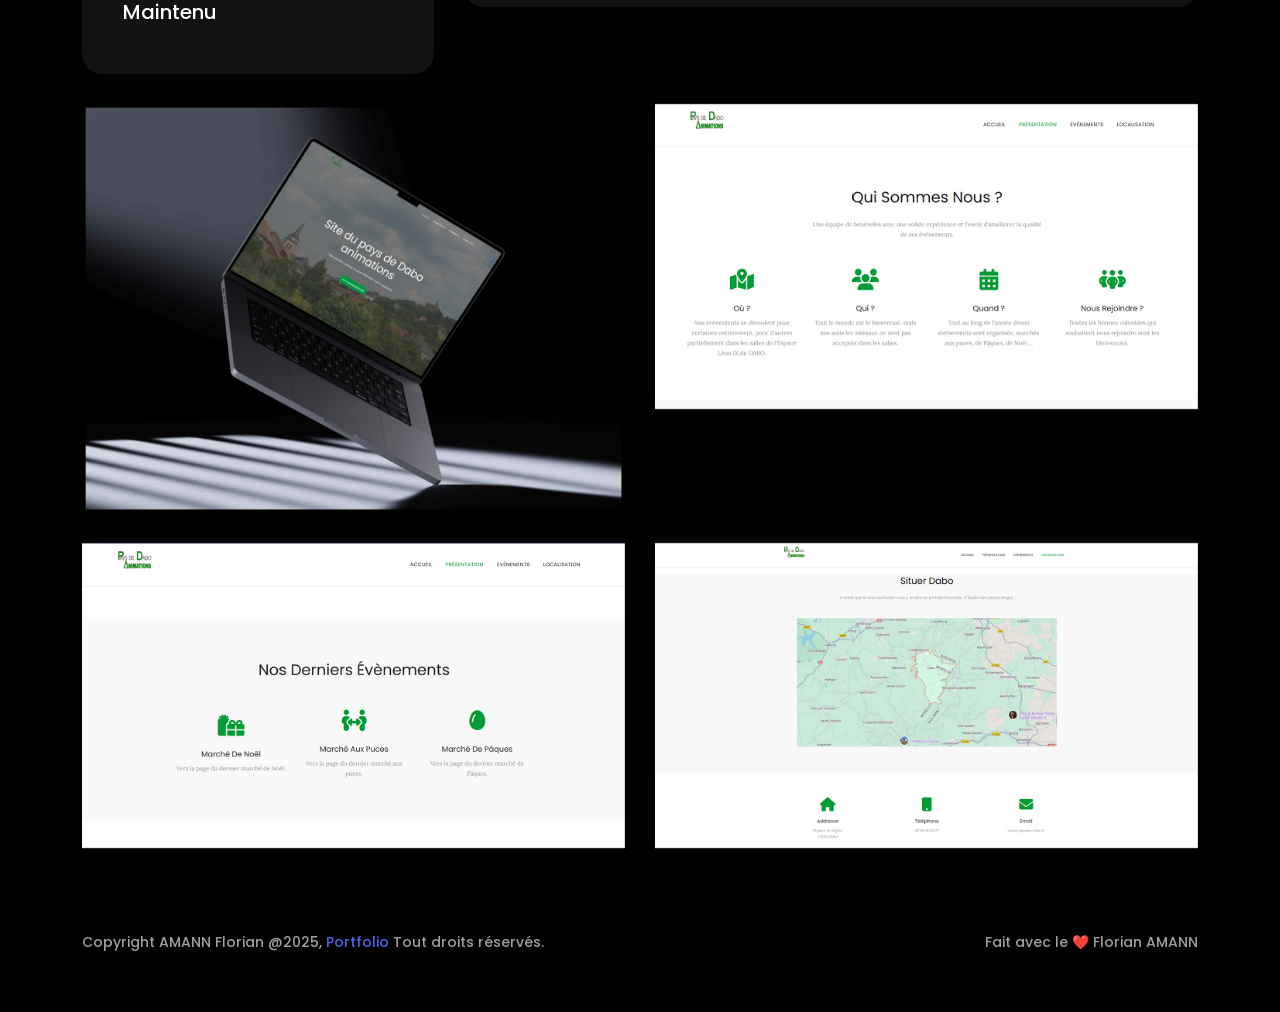
<file: projects-detail/single-project-dabo.html>
<!DOCTYPE html>
<html lang="en">

<head>
    <!-- META -->
    <meta charset="utf-8">
    <meta http-equiv="X-UA-Compatible" content="IE=edge">
    <meta name="viewport" content="width=device-width, initial-scale=1">
    <meta name="description" content="Portfolio - Cliquez ici">
    <meta name="keywords"
        content="personal, portfolio new, html, one page, bootstrap, new html template, design, creative, onepage, clean, modern">
    <meta name="author" content="Florian AMANN">
    <!-- PAGE TITLE -->
    <title>Florian AMANN - Portfolio</title>
    <!-- FAV ICON -->
    <link rel="apple-touch-icon" href="../assets/images/favicon.png">
    <link rel="shortcut icon" type="image/png" href="../assets/images/favicon.png">
    <!-- ALL GOOGLE FONTS -->
    <link rel="preconnect" href="https://fonts.googleapis.com">
    <link rel="preconnect" href="https://fonts.gstatic.com" crossorigin>
    <link
        href="https://fonts.googleapis.com/css2?family=Poppins:ital,wght@0,100;0,200;0,300;0,400;0,500;0,600;0,700;0,800;0,900;1,100;1,200;1,300;1,400;1,500;1,600;1,700;1,800;1,900&display=swap"
        rel="stylesheet">
    <!-- BOOTSTRAP CSS -->
    <link rel="stylesheet" href="../assets/css/bootstrap.min.css" />
    <!-- FONT AWESOME CSS -->
    <link rel="stylesheet" href="../assets/fonts/remixicon.css" />
    <!-- MAGNIFIC CSS -->
    <link rel="stylesheet" href="../assets/css/magnific-popup.css">
    <!-- NICE SELECT CSS -->
    <link rel="stylesheet" href="../assets/css/nice-select.min.css" />
    <!-- ANIMATE CSS -->
    <link rel="stylesheet" href="../assets/css/animate.min.css" />
    <!-- SLICK CSS -->
    <link rel="stylesheet" href="../assets/css/slick.min.css" />
    <!-- SPACING CSS -->
    <link rel="stylesheet" href="../assets/css/spacing.css" />
    <!-- MAIN STYLE CSS -->
    <link rel="stylesheet" href="../assets/css/style.css" />
    <!-- RESPONSIVE CSS -->
    <link rel="stylesheet" href="../assets/css/responsive.css">
    <!-- HTML5 shim and Respond.js IE8 support of HTML5 elements and media queries -->
    <!-- WARNING: Respond.js doesn't work if you view the page via file:// -->
    <!--[if lt IE 9]>
      <script src="https://oss.maxcdn.com/html5shiv/3.7.2/html5shiv.min.js"></script>
      <script src="https://oss.maxcdn.com/respond/1.4.2/respond.min.js"></script>
    <![endif]-->
</head>

<body>
    <!-- START PRELOADER AREA-->
    <div class="preloader">
        <svg viewbox="0 0 1000 1000" preserveaspectratio="none">
            <path id="preloaderSvg" d="M0,1005S175,995,500,995s500,5,500,5V0H0Z"></path>
        </svg>
        <div class="preloader-heading">
            <div class="load-text">
                <span>C</span>
                <span>h</span>
                <span>a</span>
                <span>r</span>
                <span>g</span>
                <span>e</span>
                <span>m</span>
                <span>e</span>
                <span>n</span>
                <span>t</span>
            </div>
        </div>
    </div>
    <!-- END PRELOADER AREA -->
    <!-- START MENU DESIGN AREA -->
    <header class="main-header">
        <div class="header-upper">
            <div class="container">
                <div class="header-inner d-flex align-items-center">
                    <!-- START LOGO DESIGN AREA -->
                    <div class="logo-outer">
                        <div class="logo">
                            <a href="../index.html"><img src="../assets/images/logo.png" alt="Logo" title="Logo" /></a>
                        </div>
                    </div>
                    <!-- / END LOGO DESIGN AREA -->
                    <!-- START NAV DESIGN AREA -->
                    <div class="nav-outer clearfix mx-auto">
                        <!-- Main Menu -->
                        <nav class="main-menu navbar-expand-lg">
                            <div class="navbar-header">
                                <div class="mobile-logo">
                                    <a href="../index.html">
                                        <img src="../assets/images/logo.png" alt="Logo" title="Logo" />
                                    </a>
                                </div>
                                <!-- Toggle Button -->
                                <button type="button" class="navbar-toggle" data-bs-toggle="collapse"
                                    data-bs-target=".navbar-collapse">
                                    <span class="icon-bar"></span>
                                    <span class="icon-bar"></span>
                                    <span class="icon-bar"></span>
                                </button>
                            </div>
                            <div class="navbar-collapse collapse">
                                <ul class="navigation onepage clearfix">
                                    <li><a class="nav-link-click" href="../index.html">Accueil</a></li>
                                    <li><a class="nav-link-click" href="../about.html">Présentation</a></li>
                                    <li><a class="nav-link-click" href="../service.html">Services</a></li>
                                    <li><a class="nav-link-click" href="../works.html">Projets</a></li>
                                </ul>
                            </div>
                        </nav>
                        <!-- / END NAV DESIGN AREA -->
                    </div>
                    <div class="menu-btns">
                        <a href="mailto:amann.florian@protonmail.com" class="theme-btn">Contacter<i
                                class="ri-mail-send-line"></i></a>
                    </div>
                </div>
            </div>
        </div>
    </header>
    <!-- / END MENU DESIGN AREA -->
    <!-- START SINGLE PAGE DETAILS DESIGN AREA -->
    <div class="single-project-page-design">
        <div class="container">
            <div class="row">
                <div class="col-lg-12 text-center pb-30">
                    <p>Site Web</p>
                    <h1>Pays de Dabo animations</h1>
                </div>
            </div>
        </div>
        <div class="single-project-image">
            <img src="../assets/images/projects/pdda-small.png" alt="image">
        </div>
        <div class="container pt-30">
            <div class="row">
                <div class="col-lg-4">
                    <!-- START SINGLE LEFT DESIGN AREA -->
                    <div class="single-project-page-left wow fadeInUp delay-0-2s">
                        <div class="single-info">
                            <p>Réalisation</p>
                            <h3>Mars 2025</h3>
                        </div>
                        <div class="single-info">
                            <p>Type</p>
                            <h3>Site Web</h3>
                        </div>
                        <div class="single-info">
                            <p>Statut</p>
                            <h3>Maintenu</h3>
                        </div>
                    </div>
                    <!-- / END SINGLE LEFT DESIGN AREA -->
                </div>
                <!-- START SINGLE RIGHT DESIGN AREA -->
                <div class="col-lg-8">
                    <div class="single-project-page-right wow fadeInUp delay-0-4s">
                        <h2>
                            Description
                        </h2>
                        <p>Site vitrine réalisé pour l'association pays de Dabo animations. Cette dernière organise des
                            marchés divers (Noël / Pâques / Puces) tout au long de l'année.</p>
                        <p><a target="_blank" href="https://www.anim-dabo.fr/"><i class="ri-arrow-right-up-line"></i>
                                Aller sur le site de Dabo animations</a></p>
                        <div class="flex-div-row">
                            <span class="theme-tag">Html</span>
                            <span class="theme-tag">Css</span>
                            <span class="theme-tag">Javascript</span>
                        </div>
                    </div>
                </div>
                <!-- / END SINGLE RIGHT DESIGN AREA -->
            </div>
            <!-- START SINGLE PAGE GALLERY DESIGN AREA -->
            <div class="row pt-30">
                <div class="col-lg-6">
                    <div class="single-image wow fadeInUp delay-0-2s">
                        <img src="../assets/images/projects/pdda-small.png" alt="gallery">
                    </div>
                </div>
                <div class="col-lg-6">
                    <div class="single-image wow fadeInUp delay-0-2s">
                        <img src="../assets/images/projects/pdda/pdda-small-2.png" alt="gallery">
                    </div>
                </div>
                <div class="col-lg-6">
                    <div class="single-image wow fadeInUp delay-0-2s">
                        <img src="../assets/images/projects/pdda/pdda-small-3.png" alt="gallery">
                    </div>
                </div>
                <div class="col-lg-6">
                    <div class="single-image wow fadeInUp delay-0-2s">
                        <img src="../assets/images/projects/pdda/pdda-small-4.png" alt="gallery">
                    </div>
                </div>
            </div>
            <!--  / END SINGLE PAGE GALLERY DESIGN AREA -->
        </div>
    </div>
    <!-- / END SINGLE PAGE DETAILS DESIGN AREA -->
    <!-- START FOOTER DESIGN AREA -->
    <footer class="main-footer">
        <div class="footer-bottom pt-50 pb-40">
            <div class="container">
                <div class="row">
                    <div class="col-lg-6">
                        <div class="copyright-text">
                            <p>
                                Copyright AMANN Florian @2025, <a href="index.html">Portfolio</a> Tout droits réservés.
                            </p>
                        </div>
                    </div>
                    <div class="col-lg-6">
                        <div class="copyright-text extra-copyright">
                            <p>
                                Fait avec le ❤️ Florian AMANN
                            </p>
                        </div>
                    </div>
                </div>
            </div>
        </div>
    </footer>
    <!-- / END FOOTER DESIGN AREA -->
    <!-- START SCROOL UP DESIGN AREA -->
    <div class="progress-wrap cursor-pointer">
        <i class="ri-arrow-up-double-line"></i>
        <svg class="progress-circle svg-content" width="100%" height="100%" viewBox="-1 -1 102 102">
            <path d="M50,1 a49,49 0 0,1 0,98 a49,49 0 0,1 0,-98" />
        </svg>
    </div>
    <!-- / END SCROOL UP DESIGN AREA -->
    <!-- JQUERY JS -->
    <script src="../assets/js/jquery-3.6.0.min.js"></script>
    <!-- BOOTSTRAP JS-->
    <script src="../assets/js/bootstrap.min.js"></script>
    <!-- APPEAR JS -->
    <script src="../assets/js/appear.min.js"></script>
    <!-- GSAP JS -->
    <script src="../assets/js/gsap.min.js"></script>
    <!-- MAGNIFICANT JS -->
    <script src="../assets/js/jquery.magnific-popup.min.js"></script>
    <!-- SLICK JS-->
    <script src="../assets/js/slick.min.js"></script>
    <!-- NICE SELECT JS-->
    <script src="../assets/js/jquery.nice-select.min.js"></script>
    <!-- IMAGE LOADER JS-->
    <script src="../assets/js/imagesloaded.pkgd.min.js"></script>
    <!-- ISOTOPE JS-->
    <script src="../assets/js/isotope.pkgd.min.js"></script>
    <!--  WOW ANIMATION JS-->
    <script src="../assets/js/wow.min.js"></script>
    <!-- SCRIPT JS-->
    <script src="../assets/js/script.js"></script>
</body>

</html>
</file>
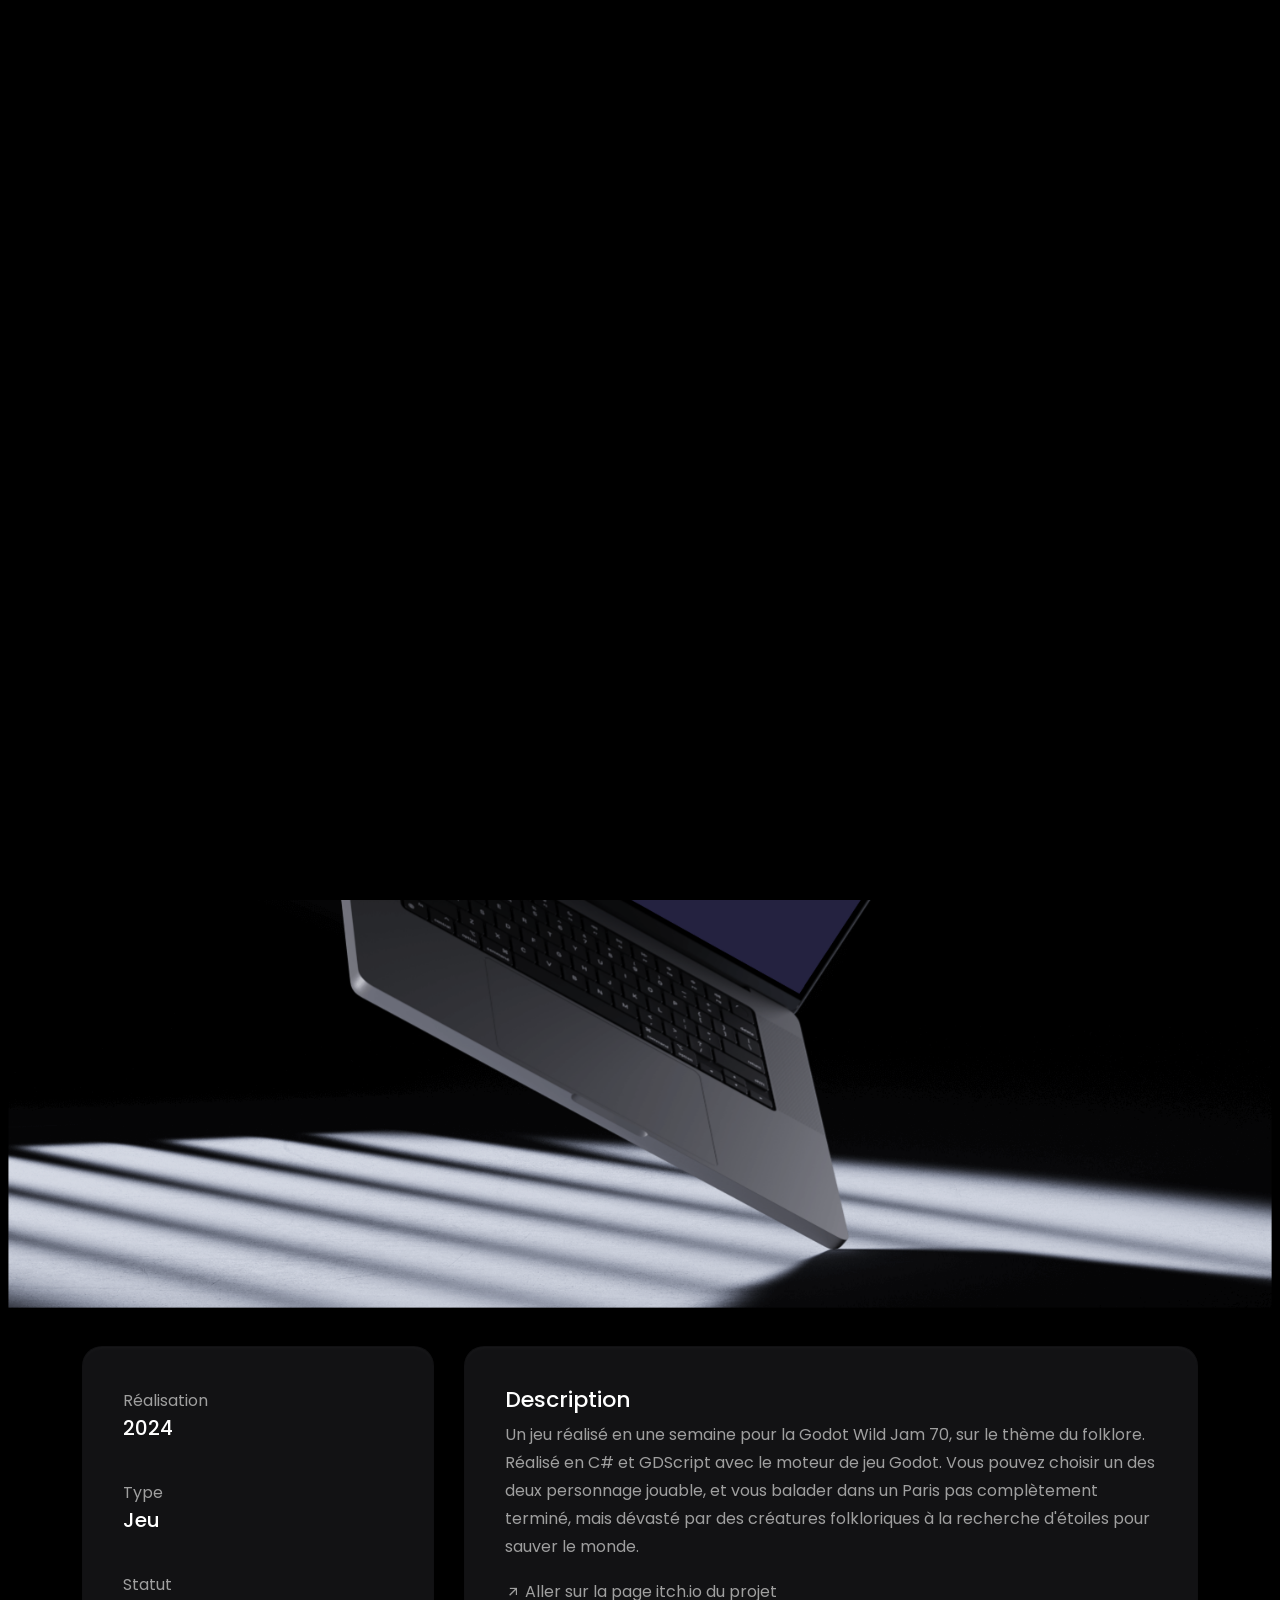
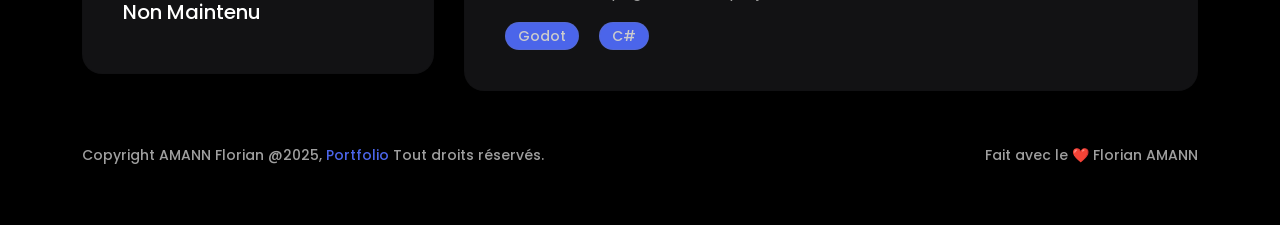
<file: projects-detail/single-project-dawnfire.html>
<!DOCTYPE html>
<html lang="en">

<head>
    <!-- META -->
    <meta charset="utf-8">
    <meta http-equiv="X-UA-Compatible" content="IE=edge">
    <meta name="viewport" content="width=device-width, initial-scale=1">
    <meta name="description" content="Portfolio - Cliquez ici">
    <meta name="keywords"
        content="personal, portfolio new, html, one page, bootstrap, new html template, design, creative, onepage, clean, modern">
    <meta name="author" content="Florian AMANN">
    <!-- PAGE TITLE -->
    <title>Florian AMANN - Portfolio</title>
    <!-- FAV ICON -->
    <link rel="apple-touch-icon" href="../assets/images/favicon.png">
    <link rel="shortcut icon" type="image/png" href="../assets/images/favicon.png">
    <!-- ALL GOOGLE FONTS -->
    <link rel="preconnect" href="https://fonts.googleapis.com">
    <link rel="preconnect" href="https://fonts.gstatic.com" crossorigin>
    <link
        href="https://fonts.googleapis.com/css2?family=Poppins:ital,wght@0,100;0,200;0,300;0,400;0,500;0,600;0,700;0,800;0,900;1,100;1,200;1,300;1,400;1,500;1,600;1,700;1,800;1,900&display=swap"
        rel="stylesheet">
    <!-- BOOTSTRAP CSS -->
    <link rel="stylesheet" href="../assets/css/bootstrap.min.css" />
    <!-- FONT AWESOME CSS -->
    <link rel="stylesheet" href="../assets/fonts/remixicon.css" />
    <!-- MAGNIFIC CSS -->
    <link rel="stylesheet" href="../assets/css/magnific-popup.css">
    <!-- NICE SELECT CSS -->
    <link rel="stylesheet" href="../assets/css/nice-select.min.css" />
    <!-- ANIMATE CSS -->
    <link rel="stylesheet" href="../assets/css/animate.min.css" />
    <!-- SLICK CSS -->
    <link rel="stylesheet" href="../assets/css/slick.min.css" />
    <!-- SPACING CSS -->
    <link rel="stylesheet" href="../assets/css/spacing.css" />
    <!-- MAIN STYLE CSS -->
    <link rel="stylesheet" href="../assets/css/style.css" />
    <!-- RESPONSIVE CSS -->
    <link rel="stylesheet" href="../assets/css/responsive.css">
    <!-- HTML5 shim and Respond.js IE8 support of HTML5 elements and media queries -->
    <!-- WARNING: Respond.js doesn't work if you view the page via file:// -->
    <!--[if lt IE 9]>
      <script src="https://oss.maxcdn.com/html5shiv/3.7.2/html5shiv.min.js"></script>
      <script src="https://oss.maxcdn.com/respond/1.4.2/respond.min.js"></script>
    <![endif]-->
</head>

<body>
    <!-- START PRELOADER AREA-->
    <div class="preloader">
        <svg viewbox="0 0 1000 1000" preserveaspectratio="none">
            <path id="preloaderSvg" d="M0,1005S175,995,500,995s500,5,500,5V0H0Z"></path>
        </svg>
        <div class="preloader-heading">
            <div class="load-text">
                <span>C</span>
                <span>h</span>
                <span>a</span>
                <span>r</span>
                <span>g</span>
                <span>e</span>
                <span>m</span>
                <span>e</span>
                <span>n</span>
                <span>t</span>
            </div>
        </div>
    </div>
    <!-- END PRELOADER AREA -->
    <!-- START MENU DESIGN AREA -->
    <header class="main-header">
        <div class="header-upper">
            <div class="container">
                <div class="header-inner d-flex align-items-center">
                    <!-- START LOGO DESIGN AREA -->
                    <div class="logo-outer">
                        <div class="logo">
                            <a href="../index.html"><img src="../assets/images/logo.png" alt="Logo" title="Logo" /></a>
                        </div>
                    </div>
                    <!-- / END LOGO DESIGN AREA -->
                    <!-- START NAV DESIGN AREA -->
                    <div class="nav-outer clearfix mx-auto">
                        <!-- Main Menu -->
                        <nav class="main-menu navbar-expand-lg">
                            <div class="navbar-header">
                                <div class="mobile-logo">
                                    <a href="../index.html">
                                        <img src="../assets/images/logo.png" alt="Logo" title="Logo" />
                                    </a>
                                </div>
                                <!-- Toggle Button -->
                                <button type="button" class="navbar-toggle" data-bs-toggle="collapse"
                                    data-bs-target=".navbar-collapse">
                                    <span class="icon-bar"></span>
                                    <span class="icon-bar"></span>
                                    <span class="icon-bar"></span>
                                </button>
                            </div>
                            <div class="navbar-collapse collapse">
                                <ul class="navigation onepage clearfix">
                                    <li><a class="nav-link-click" href="../index.html">Accueil</a></li>
                                    <li><a class="nav-link-click" href="../about.html">Présentation</a></li>
                                    <li><a class="nav-link-click" href="../service.html">Services</a></li>
                                    <li><a class="nav-link-click" href="../works.html">Projets</a></li>
                                </ul>
                            </div>
                        </nav>
                        <!-- / END NAV DESIGN AREA -->
                    </div>
                    <div class="menu-btns">
                        <a href="mailto:amann.florian@protonmail.com" class="theme-btn">Contacter<i
                                class="ri-mail-send-line"></i></a>
                    </div>
                </div>
            </div>
        </div>
    </header>
    <!-- / END MENU DESIGN AREA -->
    <!-- START SINGLE PAGE DETAILS DESIGN AREA -->
    <div class="single-project-page-design">
        <div class="container">
            <div class="row">
                <div class="col-lg-12 text-center pb-30">
                    <p>Jeu</p>
                    <h1>Dawnfire</h1>
                </div>
            </div>
        </div>
        <div class="single-project-image">
            <img src="../assets/images/projects/dawnfire-small.png" alt="image">
        </div>
        <div class="container pt-30">
            <div class="row">
                <div class="col-lg-4">
                    <!-- START SINGLE LEFT DESIGN AREA -->
                    <div class="single-project-page-left wow fadeInUp delay-0-2s">
                        <div class="single-info">
                            <p>Réalisation</p>
                            <h3>2024</h3>
                        </div>
                        <div class="single-info">
                            <p>Type</p>
                            <h3>Jeu</h3>
                        </div>
                        <div class="single-info">
                            <p>Statut</p>
                            <h3>Non Maintenu</h3>
                        </div>
                    </div>
                    <!-- / END SINGLE LEFT DESIGN AREA -->
                </div>
                <!-- START SINGLE RIGHT DESIGN AREA -->
                <div class="col-lg-8">
                    <div class="single-project-page-right wow fadeInUp delay-0-4s">
                        <h2>
                            Description
                        </h2>
                        <p>Un jeu réalisé en une semaine pour la Godot Wild Jam 70, sur le thème du folklore. Réalisé en
                            C# et GDScript avec le moteur de jeu Godot. Vous pouvez choisir un des deux personnage
                            jouable, et vous balader dans un Paris pas complètement terminé, mais dévasté par des
                            créatures folkloriques à la recherche d'étoiles pour sauver le monde.</p>
                        <p><a target="_blank" href="https://lauiss.itch.io/dawnfire"><i
                                    class="ri-arrow-right-up-line"></i> Aller sur la page itch.io du projet</a></p>
                        <div class="flex-div-row">
                            <span class="theme-tag">Godot</span>
                            <span class="theme-tag">C#</span>
                        </div>
                    </div>
                </div>
                <!-- / END SINGLE RIGHT DESIGN AREA -->
            </div>
        </div>
    </div>
    <!-- / END SINGLE PAGE DETAILS DESIGN AREA -->
    <!-- START FOOTER DESIGN AREA -->
    <footer class="main-footer">
        <div class="footer-bottom pt-50 pb-40">
            <div class="container">
                <div class="row">
                    <div class="col-lg-6">
                        <div class="copyright-text">
                            <p>
                                Copyright AMANN Florian @2025, <a href="index.html">Portfolio</a> Tout droits réservés.
                            </p>
                        </div>
                    </div>
                    <div class="col-lg-6">
                        <div class="copyright-text extra-copyright">
                            <p>
                                Fait avec le ❤️ Florian AMANN
                            </p>
                        </div>
                    </div>
                </div>
            </div>
        </div>
    </footer>
    <!-- / END FOOTER DESIGN AREA -->
    <!-- START SCROOL UP DESIGN AREA -->
    <div class="progress-wrap cursor-pointer">
        <i class="ri-arrow-up-double-line"></i>
        <svg class="progress-circle svg-content" width="100%" height="100%" viewBox="-1 -1 102 102">
            <path d="M50,1 a49,49 0 0,1 0,98 a49,49 0 0,1 0,-98" />
        </svg>
    </div>
    <!-- / END SCROOL UP DESIGN AREA -->
    <!-- JQUERY JS -->
    <script src="../assets/js/jquery-3.6.0.min.js"></script>
    <!-- BOOTSTRAP JS-->
    <script src="../assets/js/bootstrap.min.js"></script>
    <!-- APPEAR JS -->
    <script src="../assets/js/appear.min.js"></script>
    <!-- GSAP JS -->
    <script src="../assets/js/gsap.min.js"></script>
    <!-- MAGNIFICANT JS -->
    <script src="../assets/js/jquery.magnific-popup.min.js"></script>
    <!-- SLICK JS-->
    <script src="../assets/js/slick.min.js"></script>
    <!-- NICE SELECT JS-->
    <script src="../assets/js/jquery.nice-select.min.js"></script>
    <!-- IMAGE LOADER JS-->
    <script src="../assets/js/imagesloaded.pkgd.min.js"></script>
    <!-- ISOTOPE JS-->
    <script src="../assets/js/isotope.pkgd.min.js"></script>
    <!--  WOW ANIMATION JS-->
    <script src="../assets/js/wow.min.js"></script>
    <!-- SCRIPT JS-->
    <script src="../assets/js/script.js"></script>
</body>

</html>
</file>
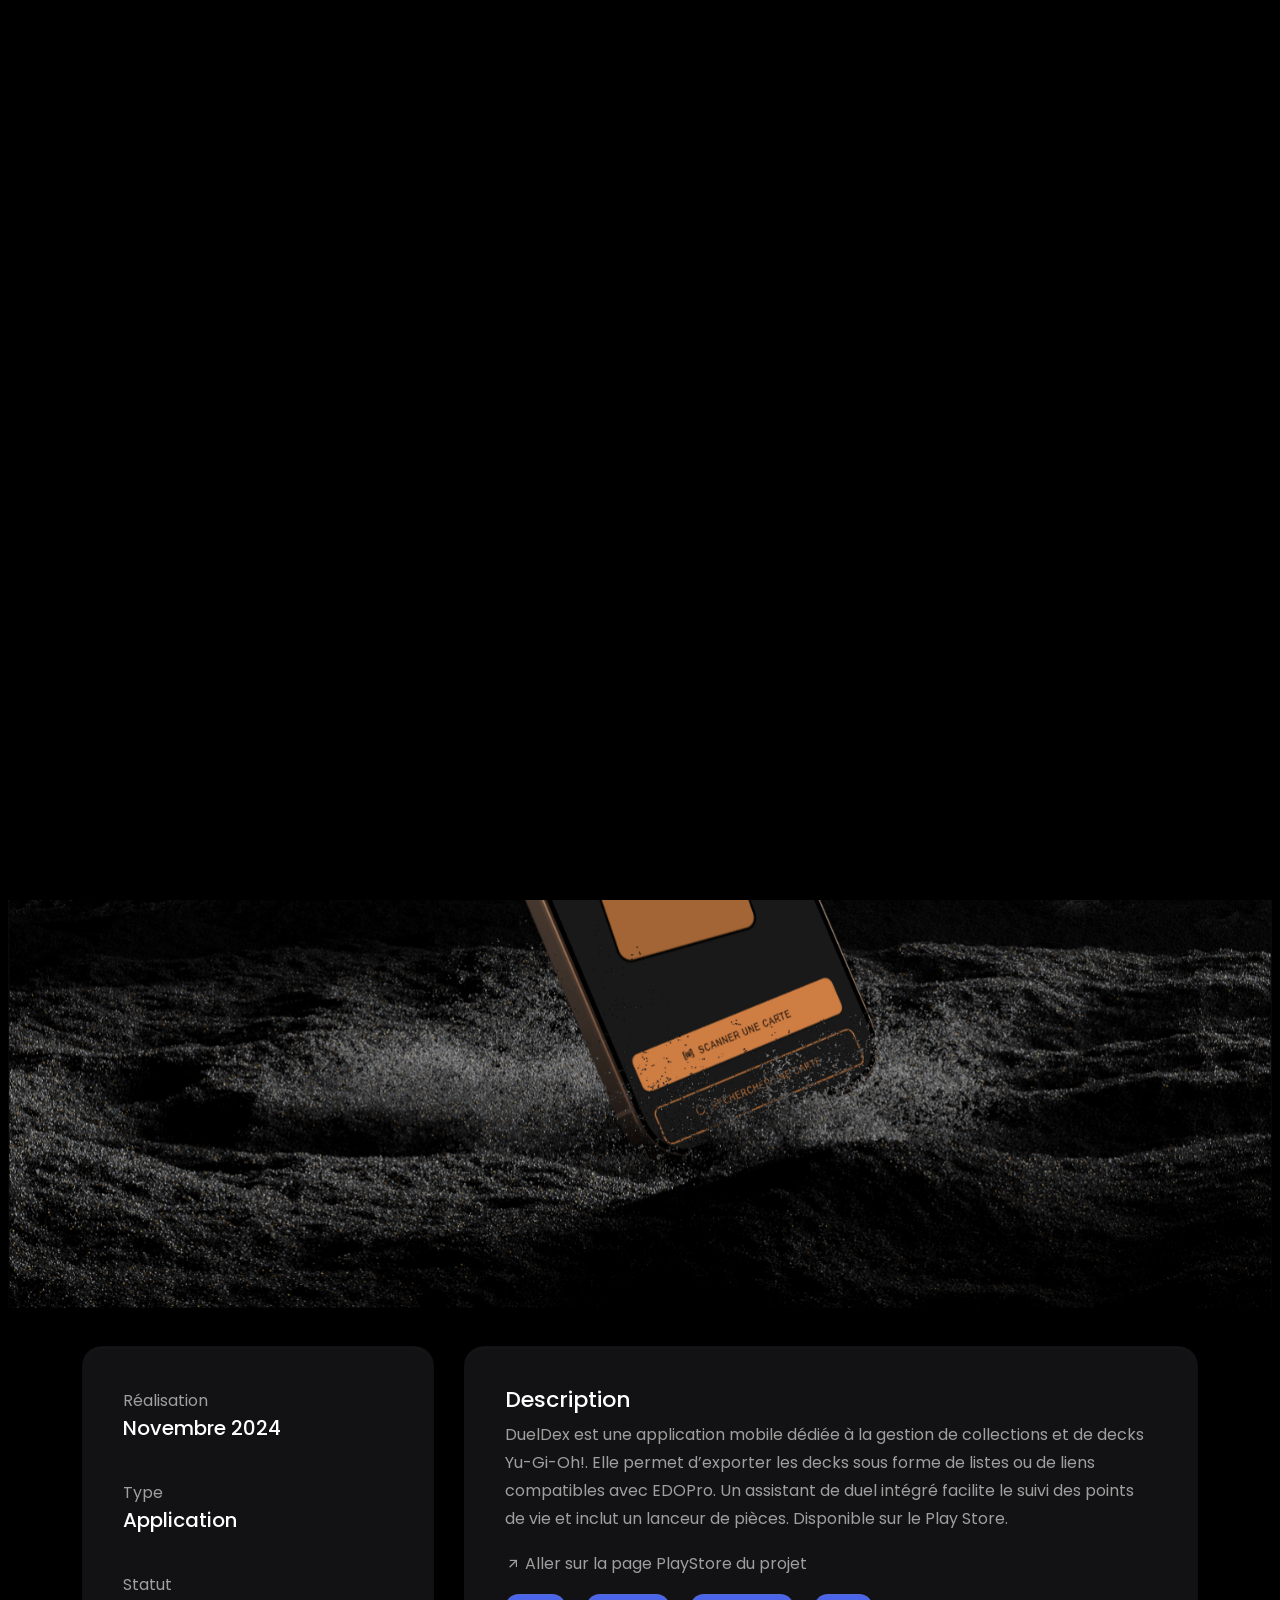
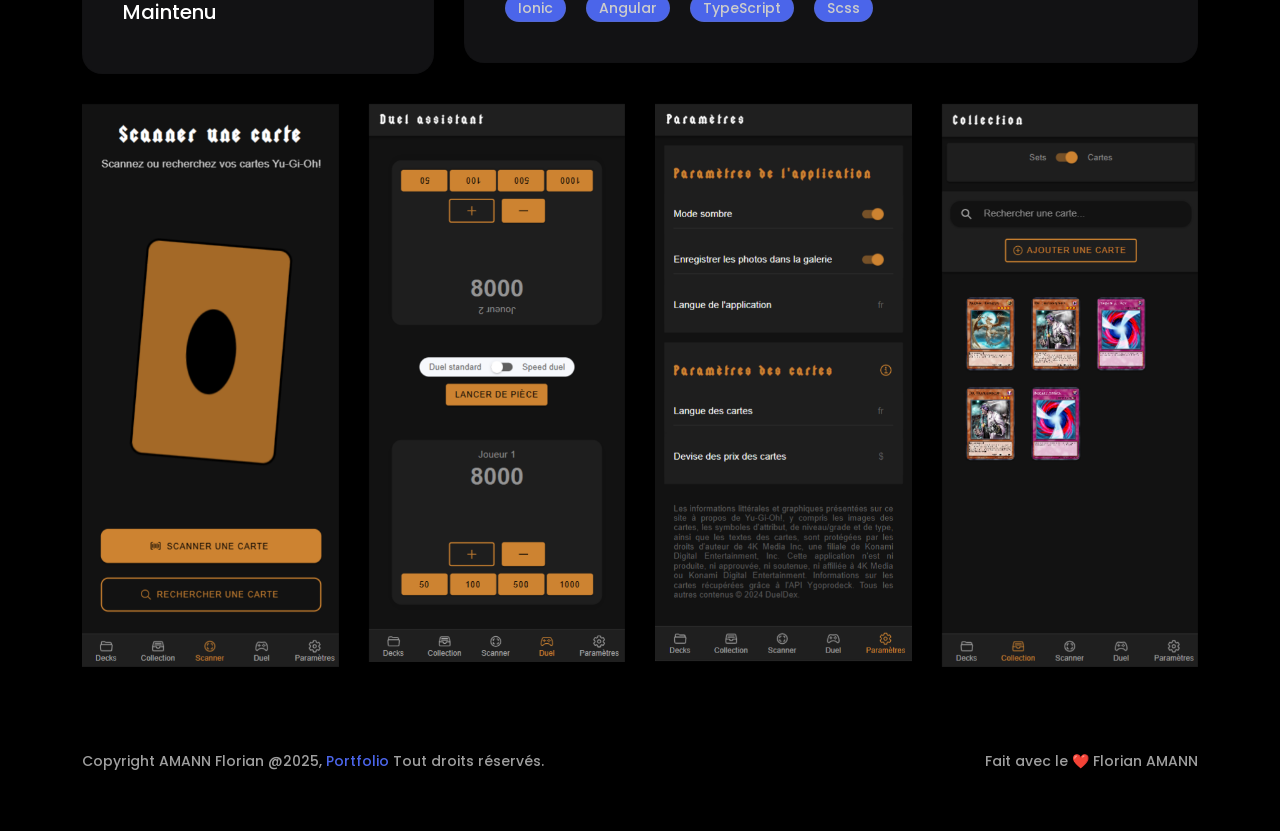
<file: projects-detail/single-project-dueldex.html>
<!DOCTYPE html>
<html lang="en">

<head>
    <!-- META -->
    <meta charset="utf-8">
    <meta http-equiv="X-UA-Compatible" content="IE=edge">
    <meta name="viewport" content="width=device-width, initial-scale=1">
    <meta name="description" content="Portfolio - Cliquez ici">
    <meta name="keywords"
        content="personal, portfolio new, html, one page, bootstrap, new html template, design, creative, onepage, clean, modern">
    <meta name="author" content="Florian AMANN">
    <!-- PAGE TITLE -->
    <title>Florian AMANN - Portfolio</title>
    <!-- FAV ICON -->
    <link rel="apple-touch-icon" href="../assets/images/favicon.png">
    <link rel="shortcut icon" type="image/png" href="../assets/images/favicon.png">
    <!-- ALL GOOGLE FONTS -->
    <link rel="preconnect" href="https://fonts.googleapis.com">
    <link rel="preconnect" href="https://fonts.gstatic.com" crossorigin>
    <link
        href="https://fonts.googleapis.com/css2?family=Poppins:ital,wght@0,100;0,200;0,300;0,400;0,500;0,600;0,700;0,800;0,900;1,100;1,200;1,300;1,400;1,500;1,600;1,700;1,800;1,900&display=swap"
        rel="stylesheet">
    <!-- BOOTSTRAP CSS -->
    <link rel="stylesheet" href="../assets/css/bootstrap.min.css" />
    <!-- FONT AWESOME CSS -->
    <link rel="stylesheet" href="../assets/fonts/remixicon.css" />
    <!-- MAGNIFIC CSS -->
    <link rel="stylesheet" href="../assets/css/magnific-popup.css">
    <!-- NICE SELECT CSS -->
    <link rel="stylesheet" href="../assets/css/nice-select.min.css" />
    <!-- ANIMATE CSS -->
    <link rel="stylesheet" href="../assets/css/animate.min.css" />
    <!-- SLICK CSS -->
    <link rel="stylesheet" href="../assets/css/slick.min.css" />
    <!-- SPACING CSS -->
    <link rel="stylesheet" href="../assets/css/spacing.css" />
    <!-- MAIN STYLE CSS -->
    <link rel="stylesheet" href="../assets/css/style.css" />
    <!-- RESPONSIVE CSS -->
    <link rel="stylesheet" href="../assets/css/responsive.css">
    <!-- HTML5 shim and Respond.js IE8 support of HTML5 elements and media queries -->
    <!-- WARNING: Respond.js doesn't work if you view the page via file:// -->
    <!--[if lt IE 9]>
      <script src="https://oss.maxcdn.com/html5shiv/3.7.2/html5shiv.min.js"></script>
      <script src="https://oss.maxcdn.com/respond/1.4.2/respond.min.js"></script>
    <![endif]-->
</head>

<body>
    <!-- START PRELOADER AREA-->
    <div class="preloader">
        <svg viewbox="0 0 1000 1000" preserveaspectratio="none">
            <path id="preloaderSvg" d="M0,1005S175,995,500,995s500,5,500,5V0H0Z"></path>
        </svg>
        <div class="preloader-heading">
            <div class="load-text">
                <span>C</span>
                <span>h</span>
                <span>a</span>
                <span>r</span>
                <span>g</span>
                <span>e</span>
                <span>m</span>
                <span>e</span>
                <span>n</span>
                <span>t</span>
            </div>
        </div>
    </div>
    <!-- END PRELOADER AREA -->
    <!-- START MENU DESIGN AREA -->
    <header class="main-header">
        <div class="header-upper">
            <div class="container">
                <div class="header-inner d-flex align-items-center">
                    <!-- START LOGO DESIGN AREA -->
                    <div class="logo-outer">
                        <div class="logo">
                            <a href="../index.html"><img src="../assets/images/logo.png" alt="Logo" title="Logo" /></a>
                        </div>
                    </div>
                    <!-- / END LOGO DESIGN AREA -->
                    <!-- START NAV DESIGN AREA -->
                    <div class="nav-outer clearfix mx-auto">
                        <!-- Main Menu -->
                        <nav class="main-menu navbar-expand-lg">
                            <div class="navbar-header">
                                <div class="mobile-logo">
                                    <a href="../index.html">
                                        <img src="../assets/images/logo.png" alt="Logo" title="Logo" />
                                    </a>
                                </div>
                                <!-- Toggle Button -->
                                <button type="button" class="navbar-toggle" data-bs-toggle="collapse"
                                    data-bs-target=".navbar-collapse">
                                    <span class="icon-bar"></span>
                                    <span class="icon-bar"></span>
                                    <span class="icon-bar"></span>
                                </button>
                            </div>
                            <div class="navbar-collapse collapse">
                                <ul class="navigation onepage clearfix">
                                    <li><a class="nav-link-click" href="../index.html">Accueil</a></li>
                                    <li><a class="nav-link-click" href="../about.html">Présentation</a></li>
                                    <li><a class="nav-link-click" href="../service.html">Services</a></li>
                                    <li><a class="nav-link-click" href="../works.html">Projets</a></li>
                                </ul>
                            </div>
                        </nav>
                        <!-- / END NAV DESIGN AREA -->
                    </div>
                    <div class="menu-btns">
                        <a href="mailto:amann.florian@protonmail.com" class="theme-btn">Contacter<i
                                class="ri-mail-send-line"></i></a>
                    </div>
                </div>
            </div>
        </div>
    </header>
    <!-- / END MENU DESIGN AREA -->
    <!-- START SINGLE PAGE DETAILS DESIGN AREA -->
    <div class="single-project-page-design">
        <div class="container">
            <div class="row">
                <div class="col-lg-12 text-center pb-30">
                    <p>Application</p>
                    <h1>DuelDex</h1>
                </div>
            </div>
        </div>
        <div class="single-project-image">
            <img src="../assets/images/projects/duel-dex-small.png" alt="image">
        </div>
        <div class="container pt-30">
            <div class="row">
                <div class="col-lg-4">
                    <!-- START SINGLE LEFT DESIGN AREA -->
                    <div class="single-project-page-left wow fadeInUp delay-0-2s">
                        <div class="single-info">
                            <p>Réalisation</p>
                            <h3>Novembre 2024</h3>
                        </div>
                        <div class="single-info">
                            <p>Type</p>
                            <h3>Application</h3>
                        </div>
                        <div class="single-info">
                            <p>Statut</p>
                            <h3>Maintenu</h3>
                        </div>
                    </div>
                    <!-- / END SINGLE LEFT DESIGN AREA -->
                </div>
                <!-- START SINGLE RIGHT DESIGN AREA -->
                <div class="col-lg-8">
                    <div class="single-project-page-right wow fadeInUp delay-0-4s">
                        <h2>
                            Description
                        </h2>
                        <p>DuelDex est une application mobile dédiée à la gestion de collections et de decks Yu-Gi-Oh!.
                            Elle permet d’exporter les decks sous forme de listes ou de liens compatibles avec EDOPro.
                            Un assistant de duel intégré facilite le suivi des points de vie et inclut un lanceur de
                            pièces. Disponible sur le Play Store.</p>
                        <p><a target="_blank" href="../index.html"><i class="ri-arrow-right-up-line"></i> Aller sur la
                                page PlayStore du projet</a></p>
                        <div class="flex-div-row">
                            <span class="theme-tag">Ionic</span>
                            <span class="theme-tag">Angular</span>
                            <span class="theme-tag">TypeScript</span>
                            <span class="theme-tag">Scss</span>
                        </div>
                    </div>
                </div>
                <!-- / END SINGLE RIGHT DESIGN AREA -->
            </div>
            <!-- START SINGLE PAGE GALLERY DESIGN AREA -->
            <div class="row pt-30">
                <div class="col-lg-3">
                    <div class="single-image wow fadeInUp delay-0-2s">
                        <img src="../assets/images/projects/dueldex/image2.png" alt="gallery">
                    </div>
                </div>
                <div class="col-lg-3">
                    <div class="single-image wow fadeInUp delay-0-4s">
                        <img src="../assets/images/projects/dueldex/image3.png" alt="gallery">
                    </div>
                </div>
                <div class="col-lg-3">
                    <div class="single-image wow fadeInUp delay-0-6s">
                        <img src="../assets/images/projects/dueldex/image4.png" alt="gallery">
                    </div>
                </div>
                <div class="col-lg-3">
                    <div class="single-image wow fadeInUp delay-0-8s">
                        <img src="../assets/images/projects/dueldex/image6.png" alt="gallery">
                    </div>
                </div>
            </div>
            <!--  / END SINGLE PAGE GALLERY DESIGN AREA -->
        </div>
    </div>
    <!-- / END SINGLE PAGE DETAILS DESIGN AREA -->
    <!-- START FOOTER DESIGN AREA -->
    <footer class="main-footer">
        <div class="footer-bottom pt-50 pb-40">
            <div class="container">
                <div class="row">
                    <div class="col-lg-6">
                        <div class="copyright-text">
                            <p>
                                Copyright AMANN Florian @2025, <a href="index.html">Portfolio</a> Tout droits réservés.
                            </p>
                        </div>
                    </div>
                    <div class="col-lg-6">
                        <div class="copyright-text extra-copyright">
                            <p>
                                Fait avec le ❤️ Florian AMANN
                            </p>
                        </div>
                    </div>
                </div>
            </div>
        </div>
    </footer>
    <!-- / END FOOTER DESIGN AREA -->
    <!-- START SCROOL UP DESIGN AREA -->
    <div class="progress-wrap cursor-pointer">
        <i class="ri-arrow-up-double-line"></i>
        <svg class="progress-circle svg-content" width="100%" height="100%" viewBox="-1 -1 102 102">
            <path d="M50,1 a49,49 0 0,1 0,98 a49,49 0 0,1 0,-98" />
        </svg>
    </div>
    <!-- / END SCROOL UP DESIGN AREA -->
    <!-- JQUERY JS -->
    <script src="../assets/js/jquery-3.6.0.min.js"></script>
    <!-- BOOTSTRAP JS-->
    <script src="../assets/js/bootstrap.min.js"></script>
    <!-- APPEAR JS -->
    <script src="../assets/js/appear.min.js"></script>
    <!-- GSAP JS -->
    <script src="../assets/js/gsap.min.js"></script>
    <!-- MAGNIFICANT JS -->
    <script src="../assets/js/jquery.magnific-popup.min.js"></script>
    <!-- SLICK JS-->
    <script src="../assets/js/slick.min.js"></script>
    <!-- NICE SELECT JS-->
    <script src="../assets/js/jquery.nice-select.min.js"></script>
    <!-- IMAGE LOADER JS-->
    <script src="../assets/js/imagesloaded.pkgd.min.js"></script>
    <!-- ISOTOPE JS-->
    <script src="../assets/js/isotope.pkgd.min.js"></script>
    <!--  WOW ANIMATION JS-->
    <script src="../assets/js/wow.min.js"></script>
    <!-- SCRIPT JS-->
    <script src="../assets/js/script.js"></script>
</body>

</html>
</file>
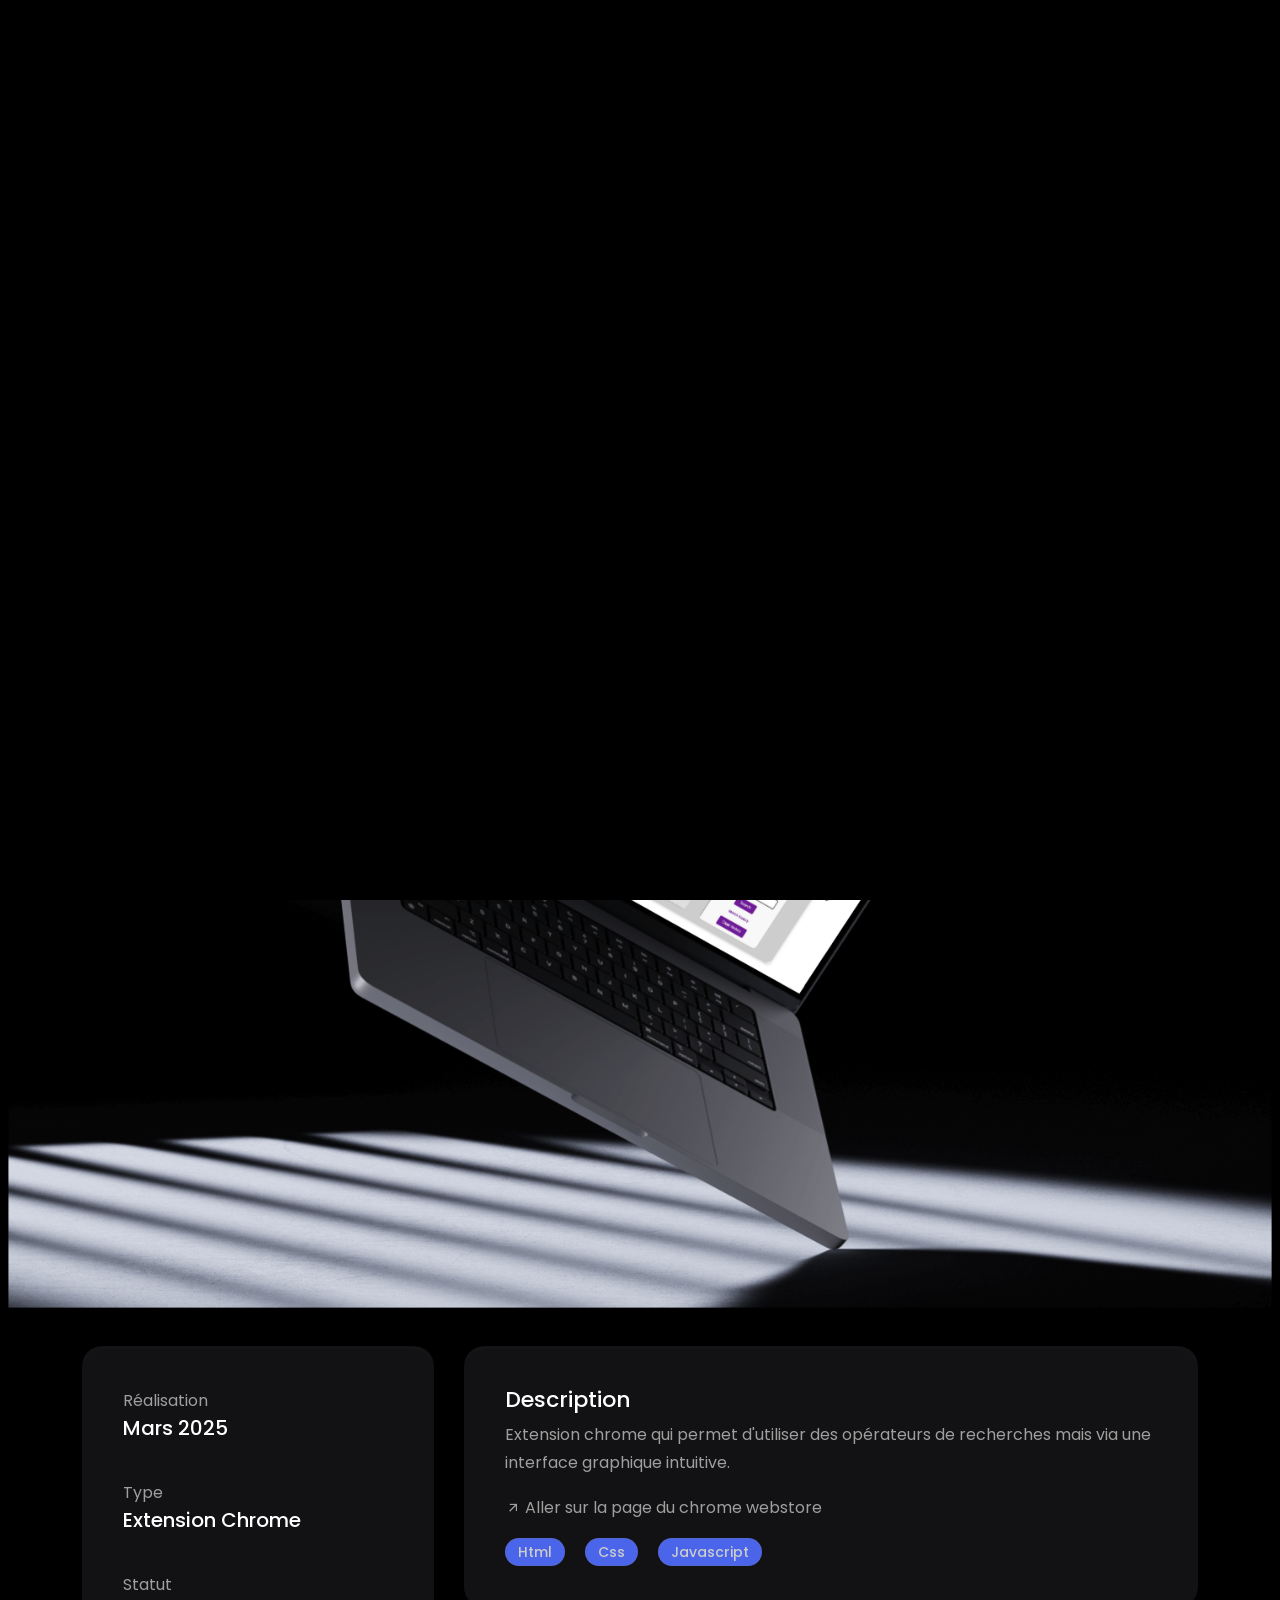
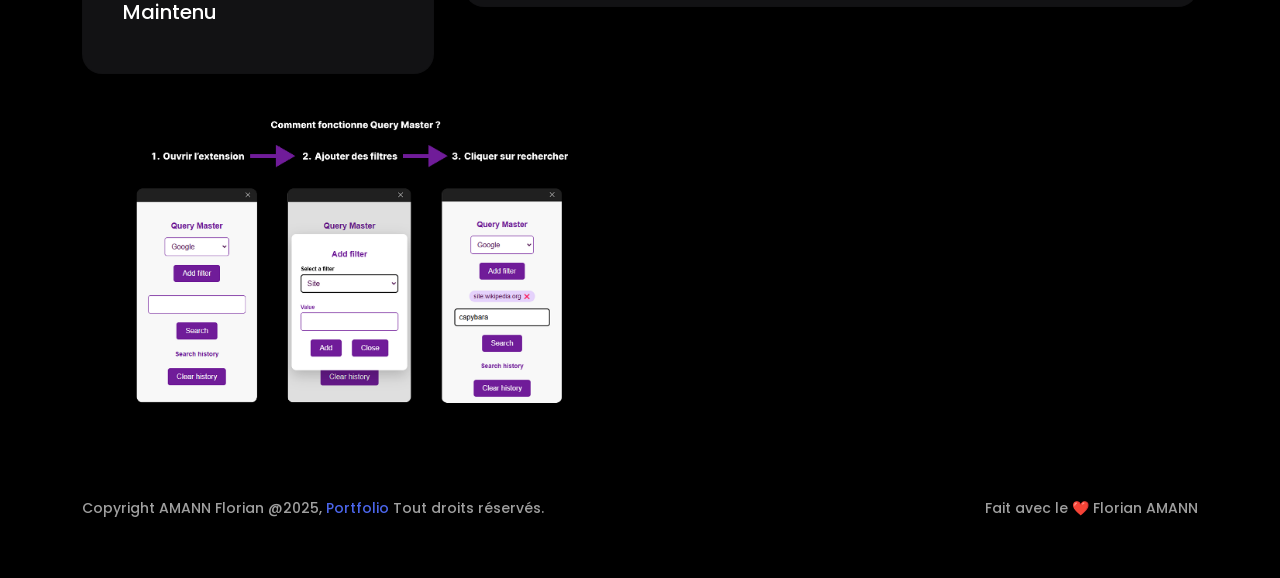
<file: projects-detail/single-project-query-master.html>
<!DOCTYPE html>
<html lang="en">

<head>
    <!-- META -->
    <meta charset="utf-8">
    <meta http-equiv="X-UA-Compatible" content="IE=edge">
    <meta name="viewport" content="width=device-width, initial-scale=1">
    <meta name="description" content="Portfolio - Cliquez ici">
    <meta name="keywords"
        content="personal, portfolio new, html, one page, bootstrap, new html template, design, creative, onepage, clean, modern">
    <meta name="author" content="Florian AMANN">
    <!-- PAGE TITLE -->
    <title>Florian AMANN - Portfolio</title>
    <!-- FAV ICON -->
    <link rel="apple-touch-icon" href="../assets/images/favicon.png">
    <link rel="shortcut icon" type="image/png" href="../assets/images/favicon.png">
    <!-- ALL GOOGLE FONTS -->
    <link rel="preconnect" href="https://fonts.googleapis.com">
    <link rel="preconnect" href="https://fonts.gstatic.com" crossorigin>
    <link
        href="https://fonts.googleapis.com/css2?family=Poppins:ital,wght@0,100;0,200;0,300;0,400;0,500;0,600;0,700;0,800;0,900;1,100;1,200;1,300;1,400;1,500;1,600;1,700;1,800;1,900&display=swap"
        rel="stylesheet">
    <!-- BOOTSTRAP CSS -->
    <link rel="stylesheet" href="../assets/css/bootstrap.min.css" />
    <!-- FONT AWESOME CSS -->
    <link rel="stylesheet" href="../assets/fonts/remixicon.css" />
    <!-- MAGNIFIC CSS -->
    <link rel="stylesheet" href="../assets/css/magnific-popup.css">
    <!-- NICE SELECT CSS -->
    <link rel="stylesheet" href="../assets/css/nice-select.min.css" />
    <!-- ANIMATE CSS -->
    <link rel="stylesheet" href="../assets/css/animate.min.css" />
    <!-- SLICK CSS -->
    <link rel="stylesheet" href="../assets/css/slick.min.css" />
    <!-- SPACING CSS -->
    <link rel="stylesheet" href="../assets/css/spacing.css" />
    <!-- MAIN STYLE CSS -->
    <link rel="stylesheet" href="../assets/css/style.css" />
    <!-- RESPONSIVE CSS -->
    <link rel="stylesheet" href="../assets/css/responsive.css">
    <!-- HTML5 shim and Respond.js IE8 support of HTML5 elements and media queries -->
    <!-- WARNING: Respond.js doesn't work if you view the page via file:// -->
    <!--[if lt IE 9]>
      <script src="https://oss.maxcdn.com/html5shiv/3.7.2/html5shiv.min.js"></script>
      <script src="https://oss.maxcdn.com/respond/1.4.2/respond.min.js"></script>
    <![endif]-->
</head>

<body>
    <!-- START PRELOADER AREA-->
    <div class="preloader">
        <svg viewbox="0 0 1000 1000" preserveaspectratio="none">
            <path id="preloaderSvg" d="M0,1005S175,995,500,995s500,5,500,5V0H0Z"></path>
        </svg>
        <div class="preloader-heading">
            <div class="load-text">
                <span>C</span>
                <span>h</span>
                <span>a</span>
                <span>r</span>
                <span>g</span>
                <span>e</span>
                <span>m</span>
                <span>e</span>
                <span>n</span>
                <span>t</span>
            </div>
        </div>
    </div>
    <!-- END PRELOADER AREA -->
    <!-- START MENU DESIGN AREA -->
    <header class="main-header">
        <div class="header-upper">
            <div class="container">
                <div class="header-inner d-flex align-items-center">
                    <!-- START LOGO DESIGN AREA -->
                    <div class="logo-outer">
                        <div class="logo">
                            <a href="../index.html"><img src="../assets/images/logo.png" alt="Logo" title="Logo" /></a>
                        </div>
                    </div>
                    <!-- / END LOGO DESIGN AREA -->
                    <!-- START NAV DESIGN AREA -->
                    <div class="nav-outer clearfix mx-auto">
                        <!-- Main Menu -->
                        <nav class="main-menu navbar-expand-lg">
                            <div class="navbar-header">
                                <div class="mobile-logo">
                                    <a href="../index.html">
                                        <img src="../assets/images/logo.png" alt="Logo" title="Logo" />
                                    </a>
                                </div>
                                <!-- Toggle Button -->
                                <button type="button" class="navbar-toggle" data-bs-toggle="collapse"
                                    data-bs-target=".navbar-collapse">
                                    <span class="icon-bar"></span>
                                    <span class="icon-bar"></span>
                                    <span class="icon-bar"></span>
                                </button>
                            </div>
                            <div class="navbar-collapse collapse">
                                <ul class="navigation onepage clearfix">
                                    <li><a class="nav-link-click" href="../index.html">Accueil</a></li>
                                    <li><a class="nav-link-click" href="../about.html">Présentation</a></li>
                                    <li><a class="nav-link-click" href="../service.html">Services</a></li>
                                    <li><a class="nav-link-click" href="../works.html">Projets</a></li>
                                </ul>
                            </div>
                        </nav>
                        <!-- / END NAV DESIGN AREA -->
                    </div>
                    <div class="menu-btns">
                        <a href="mailto:amann.florian@protonmail.com" class="theme-btn">Contacter<i
                                class="ri-mail-send-line"></i></a>
                    </div>
                </div>
            </div>
        </div>
    </header>
    <!-- / END MENU DESIGN AREA -->
    <!-- START SINGLE PAGE DETAILS DESIGN AREA -->
    <div class="single-project-page-design">
        <div class="container">
            <div class="row">
                <div class="col-lg-12 text-center pb-30">
                    <p>Extension</p>
                    <h1>Query Master</h1>
                </div>
            </div>
        </div>
        <div class="single-project-image">
            <img src="../assets/images/projects/query-master-big.png" alt="image">
        </div>
        <div class="container pt-30">
            <div class="row">
                <div class="col-lg-4">
                    <!-- START SINGLE LEFT DESIGN AREA -->
                    <div class="single-project-page-left wow fadeInUp delay-0-2s">
                        <div class="single-info">
                            <p>Réalisation</p>
                            <h3>Mars 2025</h3>
                        </div>
                        <div class="single-info">
                            <p>Type</p>
                            <h3>Extension Chrome</h3>
                        </div>
                        <div class="single-info">
                            <p>Statut</p>
                            <h3>Maintenu</h3>
                        </div>
                    </div>
                    <!-- / END SINGLE LEFT DESIGN AREA -->
                </div>
                <!-- START SINGLE RIGHT DESIGN AREA -->
                <div class="col-lg-8">
                    <div class="single-project-page-right wow fadeInUp delay-0-4s">
                        <h2>
                            Description
                        </h2>
                        <p>Extension chrome qui permet d'utiliser des opérateurs de recherches mais via une interface
                            graphique intuitive.</p>
                        <p><a target="_blank"
                                href="https://chromewebstore.google.com/detail/query-master/hicahaiiljmpcgoamdnimgcadaafmida?hl=fr"><i
                                    class="ri-arrow-right-up-line"></i>
                                Aller sur la page du chrome webstore</a></p>
                        <div class="flex-div-row">
                            <span class="theme-tag">Html</span>
                            <span class="theme-tag">Css</span>
                            <span class="theme-tag">Javascript</span>
                        </div>
                    </div>
                </div>
                <!-- / END SINGLE RIGHT DESIGN AREA -->
            </div>
            <!-- START SINGLE PAGE GALLERY DESIGN AREA -->
            <div class="row pt-30">
                <div class="col-lg-6">
                    <div class="single-image wow fadeInUp delay-0-2s">
                        <img src="../assets/images/projects/querymaster/querymaster-2.png" alt="gallery">
                    </div>
                </div>
            </div>
            <!--  / END SINGLE PAGE GALLERY DESIGN AREA -->
        </div>
    </div>
    <!-- / END SINGLE PAGE DETAILS DESIGN AREA -->
    <!-- START FOOTER DESIGN AREA -->
    <footer class="main-footer">
        <div class="footer-bottom pt-50 pb-40">
            <div class="container">
                <div class="row">
                    <div class="col-lg-6">
                        <div class="copyright-text">
                            <p>
                                Copyright AMANN Florian @2025, <a href="index.html">Portfolio</a> Tout droits réservés.
                            </p>
                        </div>
                    </div>
                    <div class="col-lg-6">
                        <div class="copyright-text extra-copyright">
                            <p>
                                Fait avec le ❤️ Florian AMANN
                            </p>
                        </div>
                    </div>
                </div>
            </div>
        </div>
    </footer>
    <!-- / END FOOTER DESIGN AREA -->
    <!-- START SCROOL UP DESIGN AREA -->
    <div class="progress-wrap cursor-pointer">
        <i class="ri-arrow-up-double-line"></i>
        <svg class="progress-circle svg-content" width="100%" height="100%" viewBox="-1 -1 102 102">
            <path d="M50,1 a49,49 0 0,1 0,98 a49,49 0 0,1 0,-98" />
        </svg>
    </div>
    <!-- / END SCROOL UP DESIGN AREA -->
    <!-- JQUERY JS -->
    <script src="../assets/js/jquery-3.6.0.min.js"></script>
    <!-- BOOTSTRAP JS-->
    <script src="../assets/js/bootstrap.min.js"></script>
    <!-- APPEAR JS -->
    <script src="../assets/js/appear.min.js"></script>
    <!-- GSAP JS -->
    <script src="../assets/js/gsap.min.js"></script>
    <!-- MAGNIFICANT JS -->
    <script src="../assets/js/jquery.magnific-popup.min.js"></script>
    <!-- SLICK JS-->
    <script src="../assets/js/slick.min.js"></script>
    <!-- NICE SELECT JS-->
    <script src="../assets/js/jquery.nice-select.min.js"></script>
    <!-- IMAGE LOADER JS-->
    <script src="../assets/js/imagesloaded.pkgd.min.js"></script>
    <!-- ISOTOPE JS-->
    <script src="../assets/js/isotope.pkgd.min.js"></script>
    <!--  WOW ANIMATION JS-->
    <script src="../assets/js/wow.min.js"></script>
    <!-- SCRIPT JS-->
    <script src="../assets/js/script.js"></script>
</body>

</html>
</file>
<file: assets/css/spacing.css>
/*
* ----------------------------------------------------------------------------------------
Author       : Hridoy
Template Name: Liam - Creative Portfolio Showcase Template
Version      : 1.0                                          
* ----------------------------------------------------------------------------------------
*/
/*
* ----------------------------------------------------------------------------------------
*PADDING MARGIN
* ----------------------------------------------------------------------------------------
*/
.p-5 {
    padding: 5px !important;
}

.p-10 {
    padding: 10px;
}

.p-15 {
    padding: 15px;
}

.p-20 {
    padding: 20px;
}

.p-25 {
    padding: 25px;
}

.p-30 {
    padding: 30px;
}

.p-35 {
    padding: 35px;
}

.p-40 {
    padding: 40px;
}

.p-45 {
    padding: 45px;
}

.p-50 {
    padding: 50px;
}

.p-55 {
    padding: 55px;
}

.p-60 {
    padding: 60px;
}

.p-65 {
    padding: 65px;
}

.p-70 {
    padding: 70px;
}

.p-75 {
    padding: 75px;
}

.p-80 {
    padding: 80px;
}

.p-85 {
    padding: 85px;
}

.p-90 {
    padding: 90px;
}

.p-95 {
    padding: 95px;
}

.p-100 {
    padding: 100px;
}

.p-105 {
    padding: 105px;
}

.p-110 {
    padding: 110px;
}

.p-115 {
    padding: 115px;
}

.p-120 {
    padding: 120px;
}

.p-125 {
    padding: 125px;
}

.p-130 {
    padding: 130px;
}

.p-135 {
    padding: 135px;
}

.p-140 {
    padding: 140px;
}

.p-145 {
    padding: 145px;
}

.p-150 {
    padding: 150px;
}

.p-155 {
    padding: 155px;
}

.p-160 {
    padding: 160px;
}

.p-165 {
    padding: 165px;
}

.p-170 {
    padding: 170px;
}

.p-175 {
    padding: 175px;
}

.p-180 {
    padding: 180px;
}

.p-185 {
    padding: 185px;
}

.p-190 {
    padding: 190px;
}

.p-195 {
    padding: 195px;
}

.p-200 {
    padding: 200px;
}

.p-205 {
    padding: 205px;
}

.p-210 {
    padding: 210px;
}

.p-215 {
    padding: 215px;
}

.p-220 {
    padding: 220px;
}

.p-225 {
    padding: 225px;
}

.p-230 {
    padding: 230px;
}

.p-235 {
    padding: 235px;
}

.p-240 {
    padding: 240px;
}

.p-245 {
    padding: 245px;
}

.p-250 {
    padding: 250px;
}

/* Padding Top */
.pt-5,
.py-5 {
    padding-top: 5px !important;
}

.pt-10,
.py-10 {
    padding-top: 10px;
}

.pt-15,
.py-15 {
    padding-top: 15px;
}

.pt-20,
.py-20 {
    padding-top: 20px;
}

.pt-25,
.py-25 {
    padding-top: 25px;
}

.pt-30,
.py-30 {
    padding-top: 30px;
}

.pt-35,
.py-35 {
    padding-top: 35px;
}

.pt-40,
.py-40 {
    padding-top: 40px;
}

.pt-45,
.py-45 {
    padding-top: 45px;
}

.pt-50,
.py-50 {
    padding-top: 50px;
}

.pt-55,
.py-55 {
    padding-top: 55px;
}

.pt-60,
.py-60 {
    padding-top: 60px;
}

.pt-65,
.py-65 {
    padding-top: 65px;
}

.pt-70,
.py-70 {
    padding-top: 70px;
}

.pt-75,
.py-75 {
    padding-top: 75px;
}

.pt-80,
.py-80 {
    padding-top: 80px;
}

.pt-85,
.py-85 {
    padding-top: 85px;
}

.pt-90,
.py-90 {
    padding-top: 90px;
}

.pt-95,
.py-95 {
    padding-top: 95px;
}

.pt-100,
.py-100 {
    padding-top: 100px;
}

.pt-105,
.py-105 {
    padding-top: 105px;
}

.pt-110,
.py-110 {
    padding-top: 110px;
}

.pt-115,
.py-115 {
    padding-top: 115px;
}

.pt-120,
.py-120 {
    padding-top: 120px;
}

.pt-125,
.py-125 {
    padding-top: 125px;
}

.pt-130,
.py-130 {
    padding-top: 130px;
}

.pt-135,
.py-135 {
    padding-top: 135px;
}

.pt-140,
.py-140 {
    padding-top: 140px;
}

.pt-145,
.py-145 {
    padding-top: 145px;
}

.pt-150,
.py-150 {
    padding-top: 150px;
}

.pt-155,
.py-155 {
    padding-top: 155px;
}

.pt-160,
.py-160 {
    padding-top: 160px;
}

.pt-165,
.py-165 {
    padding-top: 165px;
}

.pt-170,
.py-170 {
    padding-top: 170px;
}

.pt-175,
.py-175 {
    padding-top: 175px;
}

.pt-180,
.py-180 {
    padding-top: 180px;
}

.pt-185,
.py-185 {
    padding-top: 185px;
}

.pt-190,
.py-190 {
    padding-top: 190px;
}

.pt-195,
.py-195 {
    padding-top: 195px;
}

.pt-200,
.py-200 {
    padding-top: 200px;
}

.pt-205,
.py-205 {
    padding-top: 205px;
}

.pt-210,
.py-210 {
    padding-top: 210px;
}

.pt-215,
.py-215 {
    padding-top: 215px;
}

.pt-220,
.py-220 {
    padding-top: 220px;
}

.pt-225,
.py-225 {
    padding-top: 225px;
}

.pt-230,
.py-230 {
    padding-top: 230px;
}

.pt-235,
.py-235 {
    padding-top: 235px;
}

.pt-240,
.py-240 {
    padding-top: 240px;
}

.pt-245,
.py-245 {
    padding-top: 245px;
}

.pt-250,
.py-250 {
    padding-top: 250px;
}

/* Padding Bottom */
.pb-5,
.py-5 {
    padding-bottom: 5px !important;
}

.pb-10,
.py-10 {
    padding-bottom: 10px;
}

.pb-15,
.py-15 {
    padding-bottom: 15px;
}

.pb-20,
.py-20 {
    padding-bottom: 20px;
}

.pb-25,
.py-25 {
    padding-bottom: 25px;
}

.pb-30,
.py-30 {
    padding-bottom: 30px;
}

.pb-35,
.py-35 {
    padding-bottom: 35px;
}

.pb-40,
.py-40 {
    padding-bottom: 40px;
}

.pb-45,
.py-45 {
    padding-bottom: 45px;
}

.pb-50,
.py-50 {
    padding-bottom: 50px;
}

.pb-55,
.py-55 {
    padding-bottom: 55px;
}

.pb-60,
.py-60 {
    padding-bottom: 60px;
}

.pb-65,
.py-65 {
    padding-bottom: 65px;
}

.pb-70,
.py-70 {
    padding-bottom: 70px;
}

.pb-75,
.py-75 {
    padding-bottom: 75px;
}

.pb-80,
.py-80 {
    padding-bottom: 80px;
}

.pb-85,
.py-85 {
    padding-bottom: 85px;
}

.pb-90,
.py-90 {
    padding-bottom: 90px;
}

.pb-95,
.py-95 {
    padding-bottom: 95px;
}

.pb-100,
.py-100 {
    padding-bottom: 100px;
}

.pb-105,
.py-105 {
    padding-bottom: 105px;
}

.pb-110,
.py-110 {
    padding-bottom: 110px;
}

.pb-115,
.py-115 {
    padding-bottom: 115px;
}

.pb-120,
.py-120 {
    padding-bottom: 120px;
}

.pb-125,
.py-125 {
    padding-bottom: 125px;
}

.pb-130,
.py-130 {
    padding-bottom: 130px;
}

.pb-135,
.py-135 {
    padding-bottom: 135px;
}

.pb-140,
.py-140 {
    padding-bottom: 140px;
}

.pb-145,
.py-145 {
    padding-bottom: 145px;
}

.pb-150,
.py-150 {
    padding-bottom: 150px;
}

.pb-155,
.py-155 {
    padding-bottom: 155px;
}

.pb-160,
.py-160 {
    padding-bottom: 160px;
}

.pb-165,
.py-165 {
    padding-bottom: 165px;
}

.pb-170,
.py-170 {
    padding-bottom: 170px;
}

.pb-175,
.py-175 {
    padding-bottom: 175px;
}

.pb-180,
.py-180 {
    padding-bottom: 180px;
}

.pb-185,
.py-185 {
    padding-bottom: 185px;
}

.pb-190,
.py-190 {
    padding-bottom: 190px;
}

.pb-195,
.py-195 {
    padding-bottom: 195px;
}

.pb-200,
.py-200 {
    padding-bottom: 200px;
}

.pb-205,
.py-205 {
    padding-bottom: 205px;
}

.pb-210,
.py-210 {
    padding-bottom: 210px;
}

.pb-215,
.py-215 {
    padding-bottom: 215px;
}

.pb-220,
.py-220 {
    padding-bottom: 220px;
}

.pb-225,
.py-225 {
    padding-bottom: 225px;
}

.pb-230,
.py-230 {
    padding-bottom: 230px;
}

.pb-235,
.py-235 {
    padding-bottom: 235px;
}

.pb-240,
.py-240 {
    padding-bottom: 240px;
}

.pb-245,
.py-245 {
    padding-bottom: 245px;
}

.pb-250,
.py-250 {
    padding-bottom: 250px;
}

/* Margin Around */
.m-5 {
    margin: 5px !important;
}

.m-10 {
    margin: 10px;
}

.m-15 {
    margin: 15px;
}

.m-20 {
    margin: 20px;
}

.m-25 {
    margin: 25px;
}

.m-30 {
    margin: 30px;
}

.m-35 {
    margin: 35px;
}

.m-40 {
    margin: 40px;
}

.m-45 {
    margin: 45px;
}

.m-50 {
    margin: 50px;
}

.m-55 {
    margin: 55px;
}

.m-60 {
    margin: 60px;
}

.m-65 {
    margin: 65px;
}

.m-70 {
    margin: 70px;
}

.m-75 {
    margin: 75px;
}

.m-80 {
    margin: 80px;
}

.m-85 {
    margin: 85px;
}

.m-90 {
    margin: 90px;
}

.m-95 {
    margin: 95px;
}

.m-100 {
    margin: 100px;
}

.m-105 {
    margin: 105px;
}

.m-110 {
    margin: 110px;
}

.m-115 {
    margin: 115px;
}

.m-120 {
    margin: 120px;
}

.m-125 {
    margin: 125px;
}

.m-130 {
    margin: 130px;
}

.m-135 {
    margin: 135px;
}

.m-140 {
    margin: 140px;
}

.m-145 {
    margin: 145px;
}

.m-150 {
    margin: 150px;
}

.m-155 {
    margin: 155px;
}

.m-160 {
    margin: 160px;
}

.m-165 {
    margin: 165px;
}

.m-170 {
    margin: 170px;
}

.m-175 {
    margin: 175px;
}

.m-180 {
    margin: 180px;
}

.m-185 {
    margin: 185px;
}

.m-190 {
    margin: 190px;
}

.m-195 {
    margin: 195px;
}

.m-200 {
    margin: 200px;
}

.m-205 {
    margin: 205px;
}

.m-210 {
    margin: 210px;
}

.m-215 {
    margin: 215px;
}

.m-220 {
    margin: 220px;
}

.m-225 {
    margin: 225px;
}

.m-230 {
    margin: 230px;
}

.m-235 {
    margin: 235px;
}

.m-240 {
    margin: 240px;
}

.m-245 {
    margin: 245px;
}

.m-250 {
    margin: 250px;
}

/* Margin Top */
.mt-5,
.my-5 {
    margin-top: 5px !important;
}

.mt-10,
.my-10 {
    margin-top: 10px;
}

.mt-15,
.my-15 {
    margin-top: 15px;
}

.mt-20,
.my-20 {
    margin-top: 20px;
}

.mt-25,
.my-25 {
    margin-top: 25px;
}

.mt-30,
.my-30 {
    margin-top: 30px;
}

.mt-35,
.my-35 {
    margin-top: 35px;
}

.mt-40,
.my-40 {
    margin-top: 40px;
}

.mt-45,
.my-45 {
    margin-top: 45px;
}

.mt-50,
.my-50 {
    margin-top: 50px;
}

.mt-55,
.my-55 {
    margin-top: 55px;
}

.mt-60,
.my-60 {
    margin-top: 60px;
}

.mt-65,
.my-65 {
    margin-top: 65px;
}

.mt-70,
.my-70 {
    margin-top: 70px;
}

.mt-75,
.my-75 {
    margin-top: 75px;
}

.mt-80,
.my-80 {
    margin-top: 80px;
}

.mt-85,
.my-85 {
    margin-top: 85px;
}

.mt-90,
.my-90 {
    margin-top: 90px;
}

.mt-95,
.my-95 {
    margin-top: 95px;
}

.mt-100,
.my-100 {
    margin-top: 100px;
}

.mt-105,
.my-105 {
    margin-top: 105px;
}

.mt-110,
.my-110 {
    margin-top: 110px;
}

.mt-115,
.my-115 {
    margin-top: 115px;
}

.mt-120,
.my-120 {
    margin-top: 120px;
}

.mt-125,
.my-125 {
    margin-top: 125px;
}

.mt-130,
.my-130 {
    margin-top: 130px;
}

.mt-135,
.my-135 {
    margin-top: 135px;
}

.mt-140,
.my-140 {
    margin-top: 140px;
}

.mt-145,
.my-145 {
    margin-top: 145px;
}

.mt-150,
.my-150 {
    margin-top: 150px;
}

.mt-155,
.my-155 {
    margin-top: 155px;
}

.mt-160,
.my-160 {
    margin-top: 160px;
}

.mt-165,
.my-165 {
    margin-top: 165px;
}

.mt-170,
.my-170 {
    margin-top: 170px;
}

.mt-175,
.my-175 {
    margin-top: 175px;
}

.mt-180,
.my-180 {
    margin-top: 180px;
}

.mt-185,
.my-185 {
    margin-top: 185px;
}

.mt-190,
.my-190 {
    margin-top: 190px;
}

.mt-195,
.my-195 {
    margin-top: 195px;
}

.mt-200,
.my-200 {
    margin-top: 200px;
}

.mt-205,
.my-205 {
    margin-top: 205px;
}

.mt-210,
.my-210 {
    margin-top: 210px;
}

.mt-215,
.my-215 {
    margin-top: 215px;
}

.mt-220,
.my-220 {
    margin-top: 220px;
}

.mt-225,
.my-225 {
    margin-top: 225px;
}

.mt-230,
.my-230 {
    margin-top: 230px;
}

.mt-235,
.my-235 {
    margin-top: 235px;
}

.mt-240,
.my-240 {
    margin-top: 240px;
}

.mt-245,
.my-245 {
    margin-top: 245px;
}

.mt-250,
.my-250 {
    margin-top: 250px;
}

/* Margin Bottom */
.mb-5,
.my-5 {
    margin-bottom: 5px !important;
}

.mb-10,
.my-10 {
    margin-bottom: 10px;
}

.mb-15,
.my-15 {
    margin-bottom: 15px;
}

.mb-20,
.my-20 {
    margin-bottom: 20px;
}

.mb-25,
.my-25 {
    margin-bottom: 25px;
}

.mb-30,
.my-30 {
    margin-bottom: 30px;
}

.mb-35,
.my-35 {
    margin-bottom: 35px;
}

.mb-40,
.my-40 {
    margin-bottom: 40px;
}

.mb-45,
.my-45 {
    margin-bottom: 45px;
}

.mb-50,
.my-50 {
    margin-bottom: 50px;
}

.mb-55,
.my-55 {
    margin-bottom: 55px;
}

.mb-60,
.my-60 {
    margin-bottom: 60px;
}

.mb-65,
.my-65 {
    margin-bottom: 65px;
}

.mb-70,
.my-70 {
    margin-bottom: 70px;
}

.mb-75,
.my-75 {
    margin-bottom: 75px;
}

.mb-80,
.my-80 {
    margin-bottom: 80px;
}

.mb-85,
.my-85 {
    margin-bottom: 85px;
}

.mb-90,
.my-90 {
    margin-bottom: 90px;
}

.mb-95,
.my-95 {
    margin-bottom: 95px;
}

.mb-100,
.my-100 {
    margin-bottom: 100px;
}

.mb-105,
.my-105 {
    margin-bottom: 105px;
}

.mb-110,
.my-110 {
    margin-bottom: 110px;
}

.mb-115,
.my-115 {
    margin-bottom: 115px;
}

.mb-120,
.my-120 {
    margin-bottom: 120px;
}

.mb-125,
.my-125 {
    margin-bottom: 125px;
}

.mb-130,
.my-130 {
    margin-bottom: 130px;
}

.mb-135,
.my-135 {
    margin-bottom: 135px;
}

.mb-140,
.my-140 {
    margin-bottom: 140px;
}

.mb-145,
.my-145 {
    margin-bottom: 145px;
}

.mb-150,
.my-150 {
    margin-bottom: 150px;
}

.mb-155,
.my-155 {
    margin-bottom: 155px;
}

.mb-160,
.my-160 {
    margin-bottom: 160px;
}

.mb-165,
.my-165 {
    margin-bottom: 165px;
}

.mb-170,
.my-170 {
    margin-bottom: 170px;
}

.mb-175,
.my-175 {
    margin-bottom: 175px;
}

.mb-180,
.my-180 {
    margin-bottom: 180px;
}

.mb-185,
.my-185 {
    margin-bottom: 185px;
}

.mb-190,
.my-190 {
    margin-bottom: 190px;
}

.mb-195,
.my-195 {
    margin-bottom: 195px;
}

.mb-200,
.my-200 {
    margin-bottom: 200px;
}

.mb-205,
.my-205 {
    margin-bottom: 205px;
}

.mb-210,
.my-210 {
    margin-bottom: 210px;
}

.mb-215,
.my-215 {
    margin-bottom: 215px;
}

.mb-220,
.my-220 {
    margin-bottom: 220px;
}

.mb-225,
.my-225 {
    margin-bottom: 225px;
}

.mb-230,
.my-230 {
    margin-bottom: 230px;
}

.mb-235,
.my-235 {
    margin-bottom: 235px;
}

.mb-240,
.my-240 {
    margin-bottom: 240px;
}

.mb-245,
.my-245 {
    margin-bottom: 245px;
}

.mb-250,
.my-250 {
    margin-bottom: 250px;
}

/* Responsive Padding Margin */
@media only screen and (max-width: 991px) {

    /* Padding Around */
    .rp-0 {
        padding: 0px !important;
    }

    .rp-5 {
        padding: 5px !important;
    }

    .rp-10 {
        padding: 10px;
    }

    .rp-15 {
        padding: 15px;
    }

    .rp-20 {
        padding: 20px;
    }

    .rp-25 {
        padding: 25px;
    }

    .rp-30 {
        padding: 30px;
    }

    .rp-35 {
        padding: 35px;
    }

    .rp-40 {
        padding: 40px;
    }

    .rp-45 {
        padding: 45px;
    }

    .rp-50 {
        padding: 50px;
    }

    .rp-55 {
        padding: 55px;
    }

    .rp-60 {
        padding: 60px;
    }

    .rp-65 {
        padding: 65px;
    }

    .rp-70 {
        padding: 70px;
    }

    .rp-75 {
        padding: 75px;
    }

    .rp-80 {
        padding: 80px;
    }

    .rp-85 {
        padding: 85px;
    }

    .rp-90 {
        padding: 90px;
    }

    .rp-95 {
        padding: 95px;
    }

    .rp-100 {
        padding: 100px;
    }

    .rp-105 {
        padding: 105px;
    }

    .rp-110 {
        padding: 110px;
    }

    .rp-115 {
        padding: 115px;
    }

    .rp-120 {
        padding: 120px;
    }

    .rp-125 {
        padding: 125px;
    }

    .rp-130 {
        padding: 130px;
    }

    .rp-135 {
        padding: 135px;
    }

    .rp-140 {
        padding: 140px;
    }

    .rp-145 {
        padding: 145px;
    }

    .rp-150 {
        padding: 150px;
    }

    /* Padding Top */
    .rpt-0,
    .rpy-0 {
        padding-top: 0px !important;
    }

    .rpt-5,
    .rpy-5 {
        padding-top: 5px !important;
    }

    .rpt-10,
    .rpy-10 {
        padding-top: 10px;
    }

    .rpt-15,
    .rpy-15 {
        padding-top: 15px;
    }

    .rpt-20,
    .rpy-20 {
        padding-top: 20px;
    }

    .rpt-25,
    .rpy-25 {
        padding-top: 25px;
    }

    .rpt-30,
    .rpy-30 {
        padding-top: 30px;
    }

    .rpt-35,
    .rpy-35 {
        padding-top: 35px;
    }

    .rpt-40,
    .rpy-40 {
        padding-top: 40px;
    }

    .rpt-45,
    .rpy-45 {
        padding-top: 45px;
    }

    .rpt-50,
    .rpy-50 {
        padding-top: 50px;
    }

    .rpt-55,
    .rpy-55 {
        padding-top: 55px;
    }

    .rpt-60,
    .rpy-60 {
        padding-top: 60px;
    }

    .rpt-65,
    .rpy-65 {
        padding-top: 65px;
    }

    .rpt-70,
    .rpy-70 {
        padding-top: 70px;
    }

    .rpt-75,
    .rpy-75 {
        padding-top: 75px;
    }

    .rpt-80,
    .rpy-80 {
        padding-top: 80px;
    }

    .rpt-85,
    .rpy-85 {
        padding-top: 85px;
    }

    .rpt-90,
    .rpy-90 {
        padding-top: 90px;
    }

    .rpt-95,
    .rpy-95 {
        padding-top: 95px;
    }

    .rpt-100,
    .rpy-100 {
        padding-top: 100px;
    }

    .rpt-105,
    .rpy-105 {
        padding-top: 105px;
    }

    .rpt-110,
    .rpy-110 {
        padding-top: 110px;
    }

    .rpt-115,
    .rpy-115 {
        padding-top: 115px;
    }

    .rpt-120,
    .rpy-120 {
        padding-top: 120px;
    }

    .rpt-125,
    .rpy-125 {
        padding-top: 125px;
    }

    .rpt-130,
    .rpy-130 {
        padding-top: 130px;
    }

    .rpt-135,
    .rpy-135 {
        padding-top: 135px;
    }

    .rpt-140,
    .rpy-140 {
        padding-top: 140px;
    }

    .rpt-145,
    .rpy-145 {
        padding-top: 145px;
    }

    .rpt-150,
    .rpy-150 {
        padding-top: 150px;
    }

    /* Padding Bottom */
    .rpb-0,
    .rpy-0 {
        padding-bottom: 0px !important;
    }

    .rpb-5,
    .rpy-5 {
        padding-bottom: 5px !important;
    }

    .rpb-10,
    .rpy-10 {
        padding-bottom: 10px;
    }

    .rpb-15,
    .rpy-15 {
        padding-bottom: 15px;
    }

    .rpb-20,
    .rpy-20 {
        padding-bottom: 20px;
    }

    .rpb-25,
    .rpy-25 {
        padding-bottom: 25px;
    }

    .rpb-30,
    .rpy-30 {
        padding-bottom: 30px;
    }

    .rpb-35,
    .rpy-35 {
        padding-bottom: 35px;
    }

    .rpb-40,
    .rpy-40 {
        padding-bottom: 40px;
    }

    .rpb-45,
    .rpy-45 {
        padding-bottom: 45px;
    }

    .rpb-50,
    .rpy-50 {
        padding-bottom: 50px;
    }

    .rpb-55,
    .rpy-55 {
        padding-bottom: 55px;
    }

    .rpb-60,
    .rpy-60 {
        padding-bottom: 60px;
    }

    .rpb-65,
    .rpy-65 {
        padding-bottom: 65px;
    }

    .rpb-70,
    .rpy-70 {
        padding-bottom: 70px;
    }

    .rpb-75,
    .rpy-75 {
        padding-bottom: 75px;
    }

    .rpb-80,
    .rpy-80 {
        padding-bottom: 80px;
    }

    .rpb-85,
    .rpy-85 {
        padding-bottom: 85px;
    }

    .rpb-90,
    .rpy-90 {
        padding-bottom: 90px;
    }

    .rpb-95,
    .rpy-95 {
        padding-bottom: 95px;
    }

    .rpb-100,
    .rpy-100 {
        padding-bottom: 100px;
    }

    .rpb-105,
    .rpy-105 {
        padding-bottom: 105px;
    }

    .rpb-110,
    .rpy-110 {
        padding-bottom: 110px;
    }

    .rpb-115,
    .rpy-115 {
        padding-bottom: 115px;
    }

    .rpb-120,
    .rpy-120 {
        padding-bottom: 120px;
    }

    .rpb-125,
    .rpy-125 {
        padding-bottom: 125px;
    }

    .rpb-130,
    .rpy-130 {
        padding-bottom: 130px;
    }

    .rpb-135,
    .rpy-135 {
        padding-bottom: 135px;
    }

    .rpb-140,
    .rpy-140 {
        padding-bottom: 140px;
    }

    .rpb-145,
    .rpy-145 {
        padding-bottom: 145px;
    }

    .rpb-150,
    .rpy-150 {
        padding-bottom: 150px;
    }

    /* Margin Around */
    .rm-0 {
        margin: 0px !important;
    }

    .rm-5 {
        margin: 5px !important;
    }

    .rm-10 {
        margin: 10px;
    }

    .rm-15 {
        margin: 15px;
    }

    .rm-20 {
        margin: 20px;
    }

    .rm-25 {
        margin: 25px;
    }

    .rm-30 {
        margin: 30px;
    }

    .rm-35 {
        margin: 35px;
    }

    .rm-40 {
        margin: 40px;
    }

    .rm-45 {
        margin: 45px;
    }

    .rm-50 {
        margin: 50px;
    }

    .rm-55 {
        margin: 55px;
    }

    .rm-60 {
        margin: 60px;
    }

    .rm-65 {
        margin: 65px;
    }

    .rm-70 {
        margin: 70px;
    }

    .rm-75 {
        margin: 75px;
    }

    .rm-80 {
        margin: 80px;
    }

    .rm-85 {
        margin: 85px;
    }

    .rm-90 {
        margin: 90px;
    }

    .rm-95 {
        margin: 95px;
    }

    .rm-100 {
        margin: 100px;
    }

    .rm-105 {
        margin: 105px;
    }

    .rm-110 {
        margin: 110px;
    }

    .rm-115 {
        margin: 115px;
    }

    .rm-120 {
        margin: 120px;
    }

    .rm-125 {
        margin: 125px;
    }

    .rm-130 {
        margin: 130px;
    }

    .rm-135 {
        margin: 135px;
    }

    .rm-140 {
        margin: 140px;
    }

    .rm-145 {
        margin: 145px;
    }

    .rm-150 {
        margin: 150px;
    }

    /* Margin Top */
    .rmt-0,
    .rmy-0 {
        margin-top: 0px !important;
    }

    .rmt-5,
    .rmy-5 {
        margin-top: 5px !important;
    }

    .rmt-10,
    .rmy-10 {
        margin-top: 10px;
    }

    .rmt-15,
    .rmy-15 {
        margin-top: 15px;
    }

    .rmt-20,
    .rmy-20 {
        margin-top: 20px;
    }

    .rmt-25,
    .rmy-25 {
        margin-top: 25px;
    }

    .rmt-30,
    .rmy-30 {
        margin-top: 30px;
    }

    .rmt-35,
    .rmy-35 {
        margin-top: 35px;
    }

    .rmt-40,
    .rmy-40 {
        margin-top: 40px;
    }

    .rmt-45,
    .rmy-45 {
        margin-top: 45px;
    }

    .rmt-50,
    .rmy-50 {
        margin-top: 50px;
    }

    .rmt-55,
    .rmy-55 {
        margin-top: 55px;
    }

    .rmt-60,
    .rmy-60 {
        margin-top: 60px;
    }

    .rmt-65,
    .rmy-65 {
        margin-top: 65px;
    }

    .rmt-70,
    .rmy-70 {
        margin-top: 70px;
    }

    .rmt-75,
    .rmy-75 {
        margin-top: 75px;
    }

    .rmt-80,
    .rmy-80 {
        margin-top: 80px;
    }

    .rmt-85,
    .rmy-85 {
        margin-top: 85px;
    }

    .rmt-90,
    .rmy-90 {
        margin-top: 90px;
    }

    .rmt-95,
    .rmy-95 {
        margin-top: 95px;
    }

    .rmt-100,
    .rmy-100 {
        margin-top: 100px;
    }

    .rmt-105,
    .rmy-105 {
        margin-top: 105px;
    }

    .rmt-110,
    .rmy-110 {
        margin-top: 110px;
    }

    .rmt-115,
    .rmy-115 {
        margin-top: 115px;
    }

    .rmt-120,
    .rmy-120 {
        margin-top: 120px;
    }

    .rmt-125,
    .rmy-125 {
        margin-top: 125px;
    }

    .rmt-130,
    .rmy-130 {
        margin-top: 130px;
    }

    .rmt-135,
    .rmy-135 {
        margin-top: 135px;
    }

    .rmt-140,
    .rmy-140 {
        margin-top: 140px;
    }

    .rmt-145,
    .rmy-145 {
        margin-top: 145px;
    }

    .rmt-150,
    .rmy-150 {
        margin-top: 150px;
    }

    /* Margin Bottom */
    .rmb-0,
    .rmy-0 {
        margin-bottom: 0px !important;
    }

    .rmb-5,
    .rmy-5 {
        margin-bottom: 5px !important;
    }

    .rmb-10,
    .rmy-10 {
        margin-bottom: 10px;
    }

    .rmb-15,
    .rmy-15 {
        margin-bottom: 15px;
    }

    .rmb-20,
    .rmy-20 {
        margin-bottom: 20px;
    }

    .rmb-25,
    .rmy-25 {
        margin-bottom: 25px;
    }

    .rmb-30,
    .rmy-30 {
        margin-bottom: 30px;
    }

    .rmb-35,
    .rmy-35 {
        margin-bottom: 35px;
    }

    .rmb-40,
    .rmy-40 {
        margin-bottom: 40px;
    }

    .rmb-45,
    .rmy-45 {
        margin-bottom: 45px;
    }

    .rmb-50,
    .rmy-50 {
        margin-bottom: 50px;
    }

    .rmb-55,
    .rmy-55 {
        margin-bottom: 55px;
    }

    .rmb-60,
    .rmy-60 {
        margin-bottom: 60px;
    }

    .rmb-65,
    .rmy-65 {
        margin-bottom: 65px;
    }

    .rmb-70,
    .rmy-70 {
        margin-bottom: 70px;
    }

    .rmb-75,
    .rmy-75 {
        margin-bottom: 75px;
    }

    .rmb-80,
    .rmy-80 {
        margin-bottom: 80px;
    }

    .rmb-85,
    .rmy-85 {
        margin-bottom: 85px;
    }

    .rmb-90,
    .rmy-90 {
        margin-bottom: 90px;
    }

    .rmb-95,
    .rmy-95 {
        margin-bottom: 95px;
    }

    .rmb-100,
    .rmy-100 {
        margin-bottom: 100px;
    }

    .rmb-105,
    .rmy-105 {
        margin-bottom: 105px;
    }

    .rmb-110,
    .rmy-110 {
        margin-bottom: 110px;
    }

    .rmb-115,
    .rmy-115 {
        margin-bottom: 115px;
    }

    .rmb-120,
    .rmy-120 {
        margin-bottom: 120px;
    }

    .rmb-125,
    .rmy-125 {
        margin-bottom: 125px;
    }

    .rmb-130,
    .rmy-130 {
        margin-bottom: 130px;
    }

    .rmb-135,
    .rmy-135 {
        margin-bottom: 135px;
    }

    .rmb-140,
    .rmy-140 {
        margin-bottom: 140px;
    }

    .rmb-145,
    .rmy-145 {
        margin-bottom: 145px;
    }

    .rmb-150,
    .rmy-150 {
        margin-bottom: 150px;
    }
}

/*******************************************************/
/***************** ## Custom Animation ****************/
/*******************************************************/
/* Animation Delay */
.delay-1-0s {
    -webkit-animation-delay: 1s;
    animation-delay: 1s;
}

.delay-2-0s {
    -webkit-animation-delay: 2s;
    animation-delay: 2s;
}

.delay-0-1s {
    -webkit-animation-delay: 0.1s;
    animation-delay: 0.1s;
}

.delay-0-2s {
    -webkit-animation-delay: 0.2s;
    animation-delay: 0.2s;
}

.delay-0-3s {
    -webkit-animation-delay: 0.3s;
    animation-delay: 0.3s;
}

.delay-0-4s {
    -webkit-animation-delay: 0.4s;
    animation-delay: 0.4s;
}

.delay-0-5s {
    -webkit-animation-delay: 0.5s;
    animation-delay: 0.5s;
}

.delay-0-6s {
    -webkit-animation-delay: 0.6s;
    animation-delay: 0.6s;
}

.delay-0-7s {
    -webkit-animation-delay: 0.7s;
    animation-delay: 0.7s;
}

.delay-0-8s {
    -webkit-animation-delay: 0.8s;
    animation-delay: 0.8s;
}

.delay-0-9s {
    -webkit-animation-delay: 0.9s;
    animation-delay: 0.9s;
}

.delay-1-1s {
    -webkit-animation-delay: 1.1s;
    animation-delay: 1.1s;
}

.delay-1-2s {
    -webkit-animation-delay: 1.2s;
    animation-delay: 1.2s;
}

.delay-1-3s {
    -webkit-animation-delay: 1.3s;
    animation-delay: 1.3s;
}

.delay-1-4s {
    -webkit-animation-delay: 1.4s;
    animation-delay: 1.4s;
}

.delay-1-5s {
    -webkit-animation-delay: 1.5s;
    animation-delay: 1.5s;
}

.delay-1-6s {
    -webkit-animation-delay: 1.6s;
    animation-delay: 1.6s;
}

.delay-1-7s {
    -webkit-animation-delay: 1.7s;
    animation-delay: 1.7s;
}

.delay-1-8s {
    -webkit-animation-delay: 1.8s;
    animation-delay: 1.8s;
}

.delay-1-9s {
    -webkit-animation-delay: 1.9s;
    animation-delay: 1.9s;
}

/* Border Radius */
.br-5 {
    border-radius: 5px;
}

.br-10 {
    border-radius: 10px;
}

.br-15 {
    border-radius: 15px;
}

.br-20 {
    border-radius: 20px;
}

.br-25 {
    border-radius: 25px;
}

.br-30 {
    border-radius: 30px;
}



/* Menu Sticky */
@-webkit-keyframes sticky {
    0% {
        top: -100px;
    }

    100% {
        top: 0;
    }
}

@keyframes sticky {
    0% {
        top: -100px;
    }

    100% {
        top: 0;
    }
}

/* Hero Circle */
@-webkit-keyframes rotated_circle {
    0% {
        -webkit-transform: rotate(0deg);
        transform: rotate(0deg);
    }

    100% {
        -webkit-transform: rotate(360deg);
        transform: rotate(360deg);
    }
}

@keyframes rotated_circle {
    0% {
        -webkit-transform: rotate(0deg);
        transform: rotate(0deg);
    }

    100% {
        -webkit-transform: rotate(360deg);
        transform: rotate(360deg);
    }
}

/* Feedback Rotated */
@-webkit-keyframes semi_rotated {

    0%,
    100% {
        -webkit-transform: rotate(20deg);
        transform: rotate(20deg);
    }

    50% {
        -webkit-transform: rotate(-20deg);
        transform: rotate(-20deg);
    }
}

@keyframes semi_rotated {

    0%,
    100% {
        -webkit-transform: rotate(20deg);
        transform: rotate(20deg);
    }

    50% {
        -webkit-transform: rotate(-20deg);
        transform: rotate(-20deg);
    }
}

/* Image BG Rotated */
@-webkit-keyframes semi_rotated_two {

    0%,
    100% {
        -webkit-transform: rotate(-11deg);
        transform: rotate(-11deg);
    }

    50% {
        -webkit-transform: rotate(11deg);
        transform: rotate(11deg);
    }
}

@keyframes semi_rotated_two {

    0%,
    100% {
        -webkit-transform: rotate(-11deg);
        transform: rotate(-11deg);
    }

    50% {
        -webkit-transform: rotate(11deg);
        transform: rotate(11deg);
    }
}

@-webkit-keyframes move_arround {
    0% {
        top: 20px;
        left: 20px;
    }

    25% {
        top: 20px;
        left: -20px;
    }

    50% {
        top: -20px;
        left: -20px;
    }

    75% {
        top: -20px;
        left: 20px;
    }

    100% {
        top: 20px;
        left: 20px;
    }
}

@keyframes move_arround {
    0% {
        top: 20px;
        left: 20px;
    }

    25% {
        top: 20px;
        left: -20px;
    }

    50% {
        top: -20px;
        left: -20px;
    }

    75% {
        top: -20px;
        left: 20px;
    }

    100% {
        top: 20px;
        left: 20px;
    }
}

/* Hero Circle */
@-webkit-keyframes upDownLeft {

    0%,
    100% {
        -webkit-transform: translate(0px, 0px);
        transform: translate(0px, 0px);
    }

    25%,
    75% {
        -webkit-transform: translate(0px, 50px);
        transform: translate(0px, 50px);
    }

    50% {
        -webkit-transform: translate(-50px, 50px);
        transform: translate(-50px, 50px);
    }
}

@keyframes upDownLeft {

    0%,
    100% {
        -webkit-transform: translate(0px, 0px);
        transform: translate(0px, 0px);
    }

    25%,
    75% {
        -webkit-transform: translate(0px, 50px);
        transform: translate(0px, 50px);
    }

    50% {
        -webkit-transform: translate(-50px, 50px);
        transform: translate(-50px, 50px);
    }
}

@-webkit-keyframes shapeAnimationOne {
    0% {
        -webkit-transform: translate(0px, 0px) rotate(0deg);
        transform: translate(0px, 0px) rotate(0deg);
    }

    25% {
        -webkit-transform: translate(0px, 150px) rotate(90deg);
        transform: translate(0px, 150px) rotate(90deg);
    }

    50% {
        -webkit-transform: translate(150px, 150px) rotate(180deg);
        transform: translate(150px, 150px) rotate(180deg);
    }

    75% {
        -webkit-transform: translate(150px, 0px) rotate(270deg);
        transform: translate(150px, 0px) rotate(270deg);
    }

    100% {
        -webkit-transform: translate(0px, 0px) rotate(360deg);
        transform: translate(0px, 0px) rotate(360deg);
    }
}

@keyframes shapeAnimationOne {
    0% {
        -webkit-transform: translate(0px, 0px) rotate(0deg);
        transform: translate(0px, 0px) rotate(0deg);
    }

    25% {
        -webkit-transform: translate(0px, 150px) rotate(90deg);
        transform: translate(0px, 150px) rotate(90deg);
    }

    50% {
        -webkit-transform: translate(150px, 150px) rotate(180deg);
        transform: translate(150px, 150px) rotate(180deg);
    }

    75% {
        -webkit-transform: translate(150px, 0px) rotate(270deg);
        transform: translate(150px, 0px) rotate(270deg);
    }

    100% {
        -webkit-transform: translate(0px, 0px) rotate(360deg);
        transform: translate(0px, 0px) rotate(360deg);
    }
}

@-webkit-keyframes shapeAnimationTwo {
    0% {
        -webkit-transform: translate(0px, 0px) rotate(0deg);
        transform: translate(0px, 0px) rotate(0deg);
    }

    25% {
        -webkit-transform: translate(-150px, 0px) rotate(270deg);
        transform: translate(-150px, 0px) rotate(270deg);
    }

    50% {
        -webkit-transform: translate(-150px, 150px) rotate(180deg);
        transform: translate(-150px, 150px) rotate(180deg);
    }

    75% {
        -webkit-transform: translate(0px, 150px) rotate(90deg);
        transform: translate(0px, 150px) rotate(90deg);
    }

    100% {
        -webkit-transform: translate(0px, 0px) rotate(360deg);
        transform: translate(0px, 0px) rotate(360deg);
    }
}

@keyframes shapeAnimationTwo {
    0% {
        -webkit-transform: translate(0px, 0px) rotate(0deg);
        transform: translate(0px, 0px) rotate(0deg);
    }

    25% {
        -webkit-transform: translate(-150px, 0px) rotate(270deg);
        transform: translate(-150px, 0px) rotate(270deg);
    }

    50% {
        -webkit-transform: translate(-150px, 150px) rotate(180deg);
        transform: translate(-150px, 150px) rotate(180deg);
    }

    75% {
        -webkit-transform: translate(0px, 150px) rotate(90deg);
        transform: translate(0px, 150px) rotate(90deg);
    }

    100% {
        -webkit-transform: translate(0px, 0px) rotate(360deg);
        transform: translate(0px, 0px) rotate(360deg);
    }
}

@-webkit-keyframes shapeAnimationThree {
    0% {
        -webkit-transform: translate(0px, 0px) rotate(0deg);
        transform: translate(0px, 0px) rotate(0deg);
    }

    25% {
        -webkit-transform: translate(50px, 150px) rotate(90deg);
        transform: translate(50px, 150px) rotate(90deg);
    }

    50% {
        -webkit-transform: translate(150px, 150px) rotate(180deg);
        transform: translate(150px, 150px) rotate(180deg);
    }

    75% {
        -webkit-transform: translate(150px, 50px) rotate(270deg);
        transform: translate(150px, 50px) rotate(270deg);
    }

    100% {
        -webkit-transform: translate(0px, 0px) rotate(360deg);
        transform: translate(0px, 0px) rotate(360deg);
    }
}

@keyframes shapeAnimationThree {
    0% {
        -webkit-transform: translate(0px, 0px) rotate(0deg);
        transform: translate(0px, 0px) rotate(0deg);
    }

    25% {
        -webkit-transform: translate(50px, 150px) rotate(90deg);
        transform: translate(50px, 150px) rotate(90deg);
    }

    50% {
        -webkit-transform: translate(150px, 150px) rotate(180deg);
        transform: translate(150px, 150px) rotate(180deg);
    }

    75% {
        -webkit-transform: translate(150px, 50px) rotate(270deg);
        transform: translate(150px, 50px) rotate(270deg);
    }

    100% {
        -webkit-transform: translate(0px, 0px) rotate(360deg);
        transform: translate(0px, 0px) rotate(360deg);
    }
}

@-webkit-keyframes shapeAnimationFour {
    0% {
        -webkit-transform: translate(0px, 0px) rotate(0deg);
        transform: translate(0px, 0px) rotate(0deg);
    }

    25% {
        -webkit-transform: translate(-150px -50px) rotate(90deg);
        transform: translate(-150px -50px) rotate(90deg);
    }

    50% {
        -webkit-transform: translate(-150px, -150px) rotate(180deg);
        transform: translate(-150px, -150px) rotate(180deg);
    }

    75% {
        -webkit-transform: translate(-50px, -150px) rotate(270deg);
        transform: translate(-50px, -150px) rotate(270deg);
    }

    100% {
        -webkit-transform: translate(0px, 0px) rotate(360deg);
        transform: translate(0px, 0px) rotate(360deg);
    }
}

@keyframes shapeAnimationFour {
    0% {
        -webkit-transform: translate(0px, 0px) rotate(0deg);
        transform: translate(0px, 0px) rotate(0deg);
    }

    25% {
        -webkit-transform: translate(-150px -50px) rotate(90deg);
        transform: translate(-150px -50px) rotate(90deg);
    }

    50% {
        -webkit-transform: translate(-150px, -150px) rotate(180deg);
        transform: translate(-150px, -150px) rotate(180deg);
    }

    75% {
        -webkit-transform: translate(-50px, -150px) rotate(270deg);
        transform: translate(-50px, -150px) rotate(270deg);
    }

    100% {
        -webkit-transform: translate(0px, 0px) rotate(360deg);
        transform: translate(0px, 0px) rotate(360deg);
    }
}

@-webkit-keyframes shapeAnimationFive {
    0% {
        -webkit-transform: translate(0px, 0px) rotate(0deg);
        transform: translate(0px, 0px) rotate(0deg);
    }

    25% {
        -webkit-transform: translate(-100px -100px) rotate(90deg);
        transform: translate(-100px -100px) rotate(90deg);
    }

    50% {
        -webkit-transform: translate(100px, 50px) rotate(180deg);
        transform: translate(100px, 50px) rotate(180deg);
    }

    75% {
        -webkit-transform: translate(-100px, 150px) rotate(270deg);
        transform: translate(-100px, 150px) rotate(270deg);
    }

    100% {
        -webkit-transform: translate(0px, 0px) rotate(360deg);
        transform: translate(0px, 0px) rotate(360deg);
    }
}

@keyframes shapeAnimationFive {
    0% {
        -webkit-transform: translate(0px, 0px) rotate(0deg);
        transform: translate(0px, 0px) rotate(0deg);
    }

    25% {
        -webkit-transform: translate(-100px -100px) rotate(90deg);
        transform: translate(-100px -100px) rotate(90deg);
    }

    50% {
        -webkit-transform: translate(100px, 50px) rotate(180deg);
        transform: translate(100px, 50px) rotate(180deg);
    }

    75% {
        -webkit-transform: translate(-100px, 150px) rotate(270deg);
        transform: translate(-100px, 150px) rotate(270deg);
    }

    100% {
        -webkit-transform: translate(0px, 0px) rotate(360deg);
        transform: translate(0px, 0px) rotate(360deg);
    }
}

@-webkit-keyframes down-up-one {
    0% {
        -webkit-transform: rotateX(0deg) translateY(0px);
        transform: rotateX(0deg) translateY(0px);
    }

    50% {
        -webkit-transform: rotateX(0deg) translateY(25px);
        transform: rotateX(0deg) translateY(25px);
    }

    100% {
        -webkit-transform: rotateX(0deg) translateY(0px);
        transform: rotateX(0deg) translateY(0px);
    }
}

@keyframes down-up-one {
    0% {
        -webkit-transform: rotateX(0deg) translateY(0px);
        transform: rotateX(0deg) translateY(0px);
    }

    50% {
        -webkit-transform: rotateX(0deg) translateY(25px);
        transform: rotateX(0deg) translateY(25px);
    }

    100% {
        -webkit-transform: rotateX(0deg) translateY(0px);
        transform: rotateX(0deg) translateY(0px);
    }
}

@-webkit-keyframes down-up-two {
    0% {
        -webkit-transform: rotateX(0deg) translate(0px);
        transform: rotateX(0deg) translate(0px);
    }

    50% {
        -webkit-transform: rotateX(0deg) translate(25px, -25px);
        transform: rotateX(0deg) translate(25px, -25px);
    }

    100% {
        -webkit-transform: rotateX(0deg) translate(0px);
        transform: rotateX(0deg) translate(0px);
    }
}

@keyframes down-up-two {
    0% {
        -webkit-transform: rotateX(0deg) translate(0px);
        transform: rotateX(0deg) translate(0px);
    }

    50% {
        -webkit-transform: rotateX(0deg) translate(25px, -25px);
        transform: rotateX(0deg) translate(25px, -25px);
    }

    100% {
        -webkit-transform: rotateX(0deg) translate(0px);
        transform: rotateX(0deg) translate(0px);
    }
}

@-webkit-keyframes leftRightOne {

    0%,
    100% {
        -webkit-transform: translateX(0);
        transform: translateX(0);
    }

    50% {
        -webkit-transform: translateX(-100px);
        transform: translateX(-100px);
    }
}

@keyframes leftRightOne {

    0%,
    100% {
        -webkit-transform: translateX(0);
        transform: translateX(0);
    }

    50% {
        -webkit-transform: translateX(-100px);
        transform: translateX(-100px);
    }
}

@-webkit-keyframes leftRightTwo {

    0%,
    100% {
        -webkit-transform: translateX(0);
        transform: translateX(0);
    }

    50% {
        -webkit-transform: translateX(100px);
        transform: translateX(100px);
    }
}

@keyframes leftRightTwo {

    0%,
    100% {
        -webkit-transform: translateX(0);
        transform: translateX(0);
    }

    50% {
        -webkit-transform: translateX(100px);
        transform: translateX(100px);
    }
}

@-webkit-keyframes zoomInOut {

    0%,
    100% {
        -webkit-transform: scale(1);
        transform: scale(1);
    }

    50% {
        -webkit-transform: scale(0.5);
        transform: scale(0.5);
    }
}

@keyframes zoomInOut {

    0%,
    100% {
        -webkit-transform: scale(1);
        transform: scale(1);
    }

    50% {
        -webkit-transform: scale(0.5);
        transform: scale(0.5);
    }
}

@-webkit-keyframes border {
    0% {
        width: 0;
        height: 0;
    }

    50% {
        width: 0;
        height: 100%;
    }

    100% {
        width: 100%;
        height: 100%;
    }
}

@keyframes border {
    0% {
        width: 0;
        height: 0;
    }

    50% {
        width: 0;
        height: 100%;
    }

    100% {
        width: 100%;
        height: 100%;
    }
}
</file>
<file: assets/css/style.css>
﻿/*
* ----------------------------------------------------------------------------------------
* 01.GLOBAL STYLE
* ----------------------------------------------------------------------------------------
*/
:root {
    --main-color: #9f9f9f;
    --heading-color: #fff;
    --primary-color: #4B65EA;
    --primary-light-color: #8395ee;
    --lighter-color: #ccc;
    --subtitle-color: #ccc;
    --black-color: #000;
    --border-color: rgba(119, 119, 125, .2);
    --button-border: rgba(119, 119, 125, .2);
    --body-background: #000;
    --grey-bg: #E6EAEE;
}

* {
    margin: 0;
    padding: 0;
    border: none;
    outline: none;
    box-shadow: none;
}

body {
    color: var(--main-color);
    background: var(--body-background);
    font-weight: 400;
    line-height: 30px;
    font-size: 16px;
    font-family: "Poppins", sans-serif;
    overflow-x: hidden;

}




.heading,
input,
select,
textarea,
.nice-select,
.form-control,
h1,
.h1,
h2,
.h2,
h3,
.h3,
h4,
.h4,
h5,
.h5,
h6,
.h6,
.accordion-item .accordion-button {
    color: var(--heading-color);
    font-family: "Poppins", sans-serif;
}

h1,
.h1 {
    font-size: 58px;
}

h2,
.h2 {
    font-size: 22px;
}

h3,
.h3 {
    line-height: 1.3;
    font-size: 30px;
}

h4,
.h4 {
    line-height: 1.1;
    font-size: 24px;
}

h5,
.h5 {
    line-height: 1.4;
    font-size: 20px;
}

h6,
.h6 {
    font-size: 16px;
}


p {
    line-height: 28px;
}

ul,
li {
    margin: 0;
    padding: 0;
}

fieldset {
    border: 0 none;
    margin: 0 auto;
    padding: 0;
}

.no-padding {
    padding: 0
}

a {
    color: var(--main-color);
    cursor: pointer;
    outline: none;
    -webkit-transition: 0.5s;
    transition: 0.5s;
    text-decoration: none;
    font-family: "Poppins", sans-serif;
}

a:hover,
a:focus,
a:visited {
    text-decoration: none;
    outline: none;
}

a:hover {
    color: var(--primary-color);
}



ul,
li {
    list-style: none;
    padding: 0;
    margin: 0;
}

img {
    max-width: 100%;
    display: inline-block;
}

mark {
    color: var(--primary-color);
    background: transparent;
    text-decoration: underline;
}

header:after,
section:after,
footer:after {
    display: block;
    clear: both;
    content: "";
}

input,
select,
textarea,
.nice-select,
.form-control {
    width: 100%;
    height: auto;
    border: none;
    font-size: 20px;
    border-radius: 0;
    padding: 20px 0;
    background-color: #fff;
    border-bottom: 2px solid rgba(41, 41, 41, 0.1);
}

input::-webkit-input-placeholder,
select::-webkit-input-placeholder,
textarea::-webkit-input-placeholder,
.nice-select::-webkit-input-placeholder,
.form-control::-webkit-input-placeholder {
    color: var(--heading-color);
    opacity: .4;
    -ms-filter: "progid:DXImageTransform.Microsoft.Alpha(Opacity=40)";
}

input:-ms-input-placeholder,
select:-ms-input-placeholder,
textarea:-ms-input-placeholder,
.nice-select:-ms-input-placeholder,
.form-control:-ms-input-placeholder {
    color: var(--heading-color);
    opacity: .4;
    -ms-filter: "progid:DXImageTransform.Microsoft.Alpha(Opacity=40)";
}

input::-ms-input-placeholder,
select::-ms-input-placeholder,
textarea::-ms-input-placeholder,
.nice-select::-ms-input-placeholder,
.form-control::-ms-input-placeholder {
    color: var(--heading-color);
    opacity: .4;
    -ms-filter: "progid:DXImageTransform.Microsoft.Alpha(Opacity=40)";
}

input::-webkit-input-placeholder,
select::-webkit-input-placeholder,
textarea::-webkit-input-placeholder,
.nice-select::-webkit-input-placeholder,
.form-control::-webkit-input-placeholder {
    color: var(--heading-color);
    opacity: .4;
    -ms-filter: "progid:DXImageTransform.Microsoft.Alpha(Opacity=40)";
}

input::-moz-placeholder,
select::-moz-placeholder,
textarea::-moz-placeholder,
.nice-select::-moz-placeholder,
.form-control::-moz-placeholder {
    color: var(--heading-color);
    opacity: .4;
    -ms-filter: "progid:DXImageTransform.Microsoft.Alpha(Opacity=40)";
}

input:-ms-input-placeholder,
select:-ms-input-placeholder,
textarea:-ms-input-placeholder,
.nice-select:-ms-input-placeholder,
.form-control:-ms-input-placeholder {
    color: var(--heading-color);
    opacity: .4;
    -ms-filter: "progid:DXImageTransform.Microsoft.Alpha(Opacity=40)";
}

input::placeholder,
select::placeholder,
textarea::placeholder,
.nice-select::placeholder,
.form-control::placeholder {
    color: var(--heading-color);
    opacity: .4;
    -ms-filter: "progid:DXImageTransform.Microsoft.Alpha(Opacity=40)";
}

input:focus,
select:focus,
textarea:focus,
.nice-select:focus,
.form-control:focus {
    border-bottom: 2px solid rgba(41, 41, 41, 0.1);
}

.nice-select {
    font-size: 20px;
    line-height: 1.3;
}

.nice-select:after {
    width: 8px;
    height: 8px;
    right: 8px;
    border-color: var(--heading-color);
}

.nice-select .current {
    font-weight: 500;
    color: var(--heading-color);
}

.nice-select .list {
    min-width: 100%;
    border-radius: 0;
}

textarea {
    display: inherit;
    padding-top: 20px;
}

label {
    cursor: pointer;
    font-weight: 500;
    margin-bottom: 5px;
    color: var(--main-color);
}

.form-group {
    position: relative;
    margin-bottom: 15px;
}

input:focus,
button:focus,
.form-control:focus {
    outline: none;
    box-shadow: none;
    border-color: #cfdbf1;
}

input[type=search]::-ms-clear {
    display: none;
    width: 0;
    height: 0;
}

input[type=search]::-ms-reveal {
    display: none;
    width: 0;
    height: 0;
}

input[type=search]::-webkit-search-decoration,
input[type=search]::-webkit-search-cancel-button,
input[type=search]::-webkit-search-results-button,
input[type=search]::-webkit-search-results-decoration {
    display: none;
}

input[type=checkbox],
input[type=radio] {
    height: auto;
    width: auto;
}

html {
    scroll-behavior: unset !important;
}


/*
* ----------------------------------------------------------------------------------------
* 02.COMMON CSS STYLE
* ----------------------------------------------------------------------------------------
*/

.no-gap {
    margin-left: 0;
    margin-right: 0;
}

.no-gap>div {
    padding-left: 0;
    padding-right: 0;
}

.section-title {
    margin-bottom: 40px;
}

.section-title .sub-title {
    font-weight: 500;
    display: block;
    color: rgba(255, 255, 255, 0.65);
}

.section-title h2 {
    margin-bottom: 15px;
    font-size: 50px;
}

.section-title p {
    font-size: 16px;
    padding: 0px 300px;
}

.section-title h2 span {
    color: var(--primary-color);
}


.section-title h6 {
    font-size: 18px;
}

.section-title h6 span {
    color: var(--primary-color);
}

.flex-div-row {
    display: flex;
    gap: 20px;
    flex-direction: row;
    flex-wrap: wrap;
    margin-top: 10px;
}

.flex-div-column {
    display: flex;
    flex-direction: column;
}

.theme-tag {
    background: var(--primary-color);
    color: var(--subtitle-color);
    display: inline-block;
    border: 1px solid var(--button-border);
    font-size: 14px;
    font-weight: 500;
    line-height: 20px;
    overflow: visible;
    border-radius: 15px;
    padding: 3px 12px;
    text-align: center;
    text-transform: none;
    -webkit-transition: .3s;
    transition: .3s
}

.theme-btn {
    background: var(--primary-color);
    color: #fff;
    cursor: pointer;
    display: inline-block;
    border: 1px solid var(--button-border);
    font-size: 14px;
    font-weight: 500;
    line-height: 20px;
    overflow: visible;
    border-radius: 15px;
    padding: 12px 24px;
    text-align: center;
    text-transform: none;
    -webkit-transition: .3s;
    transition: .3s
}

.menu-btns a.theme-btn {
    background: transparent;
}

.menu-btns a.theme-btn:hover {
    background: var(--primary-color);
}

.theme-btn:focus {
    text-decoration: none;
    -webkit-transition: .3s;
    transition: .3s
}

.theme-btn i {
    margin-left: 4px;
}

.theme-btn:hover {
    border: 1px solid var(--button-border);
    text-decoration: none;
    color: #fff;
    -webkit-transition: .3s;
    transition: .3s;
    background: transparent;
}

.theme-btn:active {
    box-shadow: rgba(0, 0, 0, .125) 0 3px 5px inset;
    outline: 0;
}


.details-btn {
    width: 50px;
    height: 50px;
    background: #131313;
    line-height: 50px;
    border-radius: 50%;
    text-align: center;
    display: inline-block;
    -webkit-transform: rotate(-45deg);
    transform: rotate(-45deg);
    border: 1px solid var(--border-color);
}

.details-btn:hover {
    color: var(--black-color);
    background: var(--primary-color);
}

.read-more {
    color: white;
    font-size: 14px;
    -webkit-box-align: center;
    -ms-flex-align: center;
    align-items: center;
    display: -webkit-inline-box;
    display: -ms-inline-flexbox;
    display: inline-flex;
    text-transform: capitalize;
}

.read-more i {
    float: right;
    margin-top: 2px;
    margin-left: 7px;
    -webkit-transition: 0.5s;
    transition: 0.5s;
}

.read-more:hover {
    color: var(--primary-color);
}

.read-more:hover i {
    margin-left: 10px;
}

.list-style-one li {
    color: white;
    display: -webkit-box;
    display: -ms-flexbox;
    display: flex;
    font-weight: 500;
    -webkit-box-align: center;
    -ms-flex-align: center;
    align-items: center;
}


.list-style-one li:not(:last-child) {
    margin-bottom: 10px;
}

.list-style-one.two-column {
    display: -webkit-box;
    display: -ms-flexbox;
    display: flex;
    -ms-flex-wrap: wrap;
    flex-wrap: wrap;
    margin-top: 30px;
}

.list-style-one.two-column li {
    width: 48%;
    color: rgb(119, 119, 125);
    font-size: 16px;
}


.list-style-one.two-column li i {
    padding-right: 10px;
}

.list-style-two li {
    display: -webkit-box;
    display: -ms-flexbox;
    display: flex;
    -webkit-box-align: center;
    -ms-flex-align: center;
    align-items: center;
}



.list-style-two li:before {
    content: "\f00c";
    line-height: 1;
    font-size: 16px;
    margin-right: 20px;
    color: var(--lighter-color);
    width: 30px;
    height: 30px;
    background: var(--primary-color);
    line-height: 30px;
    border-radius: 50%;
    text-align: center;
    font-family: "Font Awesome 5 Pro";
}

.list-style-two li:not(:last-child) {
    margin-bottom: 25px;
}

.social-style-one {
    -ms-flex-wrap: wrap;
    flex-wrap: wrap;
    display: -webkit-inline-box;
    display: -ms-inline-flexbox;
    display: inline-flex;
    margin-left: -5px;
    margin-right: -5px;
}

.social-style-one a {
    color: #B0AFAF;
    font-size: 14px;
    margin-left: 5px;
    margin-right: 5px;
    width: 35px;
    height: 35px;
    background: #0C0B0B;
    line-height: 35px;
    border-radius: 50%;
    text-align: center;
}

.social-style-one a:hover {
    color: var(--black-color);
    background: var(--primary-color);
}

.social-style-two {
    -ms-flex-wrap: wrap;
    flex-wrap: wrap;
    display: -webkit-inline-box;
    display: -ms-inline-flexbox;
    display: inline-flex;
    margin-left: -12px;
    margin-right: -12px;
}

.social-style-two a {
    color: rgba(255, 255, 255, 0.35);
    margin-left: 12px;
    margin-right: 12px;
}

.social-style-two a:hover {
    color: var(--primary-color);
}


.pagination {
    -webkit-box-align: center;
    -ms-flex-align: center;
    -ms-grid-row-align: center;
    align-items: center;
    margin-left: -15px;
    margin-right: -15px;
}

.pagination li {
    margin: 10px 15px 0;
}

.pagination li a,
.pagination li .page-link {
    padding: 0;
    border: none;
    font-size: 24px;
    box-shadow: none;
    font-weight: 600;
    color: var(--main-color);
    background: transparent;
}

.pagination li.active .page-link,
.pagination li:hover:not(.disabled) .page-link {
    background: transparent;
    color: var(--primary-color);
}

.ratting {
    line-height: 1;
    -webkit-box-align: center;
    -ms-flex-align: center;
    align-items: center;
    display: -webkit-inline-box;
    display: -ms-inline-flexbox;
    display: inline-flex;
    margin-left: -5px;
    margin-right: -5px;
}

.ratting i {
    margin: 5px;
    color: #AB6034;
}

.slick-arrow {
    width: 40px;
    height: 40px;
    color: #fff;
    -webkit-transition: 0.5s;
    transition: 0.5s;
    line-height: 40px;
    border-radius: 50%;
    background: var(--primary-color);
    border: 1px solid var(--button-border);
}

.slick-arrow:focus,
.slick-arrow:hover {
    color: #fff;
    background: transparent;
    border-color: var(--primary-color);
}

.slider-arrows button:first-child {
    margin-right: 5px;
}

.slider-arrows button:last-child {}

/*** Slick Dots ***/
.slick-dots {
    display: -webkit-box;
    display: -ms-flexbox;
    display: flex;
    -webkit-box-align: center;
    -ms-flex-align: center;
    align-items: center;
    -webkit-box-pack: center;
    -ms-flex-pack: center;
    justify-content: center;
}

.slick-dots li {
    position: relative;
    cursor: pointer;
    margin: 8px;
    width: 6px;
    height: 6px;
    opacity: 0.3;
    -ms-filter: "progid:DXImageTransform.Microsoft.Alpha(Opacity=30)";
    -webkit-transition: 0.5s;
    transition: 0.5s;
    border-radius: 50%;
    background: #1D1B1A;
}

.slick-dots li button {
    opacity: 0;
    -ms-filter: "progid:DXImageTransform.Microsoft.Alpha(Opacity=0)";
    height: 0;
}

.slick-dots li:before {
    content: '';
    width: 0;
    height: 0;
    left: 50%;
    top: 50%;
    -webkit-transition: 0.5s;
    transition: 0.5s;
    border-radius: 50%;
    position: absolute;
    border: 1px solid var(--primary-color);
    -webkit-transform: translate(-50%, -50%);
    transform: translate(-50%, -50%);
}

.slick-dots li.slick-active {
    background: var(--primary-color);
    opacity: 1;
    -ms-filter: "progid:DXImageTransform.Microsoft.Alpha(Opacity=100)";
}

.slick-dots li.slick-active:before {
    width: 21px;
    height: 21px;
}

.before-after-none:after,
.before-after-none:before {
    display: none;
}

.text-white *,
.text-white a,
.text-white .count-text,
.text-white .footer-newsletter-content .sub-title {
    color: white;
}

.text-white li li .dropdown-btn span {
    color: var(--heading-color);
}

.text-white .copyright-area p {
    opacity: 0.5;
    -ms-filter: "progid:DXImageTransform.Microsoft.Alpha(Opacity=50)";
}

.text-white .copyright-area a {
    opacity: 0.5;
    -ms-filter: "progid:DXImageTransform.Microsoft.Alpha(Opacity=50)";
}

.text-white .copyright-area a:hover {
    opacity: 1;
    -ms-filter: "progid:DXImageTransform.Microsoft.Alpha(Opacity=100)";
}

.banner-inner h1 {
    font-size: 75px;
    font-weight: 500;
    margin-bottom: 16px;
    text-transform: capitalize;
}

.banner-inner h3 {
    margin-bottom: 20px;
}



.breadcrumb {
    padding: 0;
    margin: 0;
    font-size: 18px;
    background: transparent;
    text-transform: capitalize;
}



.breadcrumb .breadcrumb-item {
    padding: 0;
    display: -webkit-box;
    display: -ms-flexbox;
    display: flex;
    -webkit-box-align: center;
    -ms-flex-align: center;
    align-items: center;
    -webkit-box-pack: center;
    -ms-flex-pack: center;
    justify-content: center;
}

.breadcrumb .breadcrumb-item a {
    color: white;
}

.breadcrumb .breadcrumb-item.active {
    color: var(--primary-color);
    text-decoration: underline;
}

.breadcrumb .breadcrumb-item+.breadcrumb-item:before {
    margin-left: 20px;
    margin-right: 20px;
    -webkit-box-flex: 0;
    -ms-flex: none;
    flex: none;
    content: "";
    width: 5px;
    height: 5px;
    padding-right: 0;
    border-radius: 50%;
    background: white;
}


.innerpage-area {
    padding-top: 150px;
    padding-bottom: 30px;
}


.innerpage-area h2 {
    font-size: 50px;
    text-align: center;
    text-transform: uppercase;
}

.innerpage-single-area {
    padding-top: 115px !important;
}

/*
* ----------------------------------------------------------------------------------------
* 03.MENU CSS STYLE
* ----------------------------------------------------------------------------------------
*/
#lightonoff {
    width: 30px;
    cursor: pointer;
}

.main-header {
    position: relative;
    left: 0px;
    top: 0px;
    z-index: 999;
    width: 100%;
    -webkit-transition: all 500ms ease;
    transition: all 500ms ease;
}

.main-header .container-fluid {
    padding-left: 25px;
    padding-right: 25px;
}

.fixed-header .header-inner {
    padding: 10px 0px;
    -webkit-transition: all 500ms ease;
    transition: all 500ms ease;
    border-bottom: 1px solid rgba(119, 119, 125, .2);
}

.header-inner {
    padding: 30px 0px;
    -webkit-transition: all 500ms ease;
    transition: all 500ms ease;
}

.main-header .header-upper {
    z-index: 5;
    width: 100%;
    position: fixed;
    -webkit-transition: all 500ms ease;
    transition: all 500ms ease;
    background: var(--body-background);
}

.main-header .logo-outer {
    -webkit-box-flex: 0;
    -ms-flex: none;
    flex: none;
}


.main-header .logo {
    z-index: 9;
    padding: 2px 0;
    position: relative;
}

.main-header .logo img {
    width: 120px;
}

.main-header .nice-select .current {
    color: white;
}

.main-header.menu-absolute .header-upper {
    position: absolute;
}

.main-header.fixed-header .header-upper {
    top: 0;
    left: 0;
    position: fixed;
    -webkit-animation: easeIn 1s;
    animation: easeIn 1s;
}


.fixed-header .main-menu .navbar-collapse li a:hover {
    color: var(--primary-color);
}


.menu-social a {
    margin-left: 18px;
    margin-right: 18px;
}




.nav-outer {
    margin-left: auto;
}

.main-menu .mobile-logo {
    margin-right: auto;
}

.main-menu .mobile-logo img {
    width: 75px;
}



.main-menu .navbar-collapse {
    padding: 0px;
}

.main-menu .navbar-collapse>ul {
    display: -webkit-box;
    display: -ms-flexbox;
    display: flex;
}



.main-menu .navbar-collapse li {
    padding: 12px 5px 12px 20px;
    display: -webkit-box;
    display: -ms-flexbox;
    display: flex;
    -webkit-box-align: center;
    -ms-flex-align: center;
    align-items: center;
    -webkit-box-pack: justify;
    -ms-flex-pack: justify;
    justify-content: space-between;
}



.main-menu .navbar-collapse li.dropdown .dropdown-btn {
    cursor: pointer;
    font-size: 12px;
    margin-left: 5px;
    color: var(--heading-color);
}


.main-menu .navbar-collapse li a {
    opacity: 1;
    -ms-filter: "progid:DXImageTransform.Microsoft.Alpha(Opacity=100)";
    display: block;
    font-size: 16px;
    font-weight: 500;
    position: relative;
    text-transform: capitalize;
    color: rgb(206 206 206);
    -webkit-transition: all 500ms ease;
    transition: all 500ms ease;
}



.main-menu .navbar-collapse li a:hover {
    color: var(--primary-color);
    text-decoration: none;
}




.main-menu .navbar-collapse li ul li {
    width: 100%;
    padding: 7px 20px;
}



.main-menu .navbar-collapse li ul li ul {
    left: 100%;
    top: 0%;
}


.main-menu .navbar-header {
    display: none;
}



.main-menu .navbar-header .navbar-toggle {
    float: right;
    padding: 4px 0;
    cursor: pointer;
    background: transparent;
}

.main-menu .navbar-header .navbar-toggle .icon-bar {
    background: var(--main-color);
    height: 3px;
    width: 26px;
    display: block;
    margin: 5px 0;
}





/*
* ----------------------------------------------------------------------------------------
* 04.HEADER CSS STYLE
* ----------------------------------------------------------------------------------------
*/
.main-hero-area {
    padding-top: 115px;
}

.hero-content {
    padding: 100px 50px;
    position: relative;
}


.hero-content h2 {
    display: block;
    font-weight: 500;
    margin-bottom: 5px;
    color: rgb(142, 142, 146);
    font-size: 20px;
}

.hero-content h1 {
    font-weight: 500;
    line-height: 68px;
    margin: 10px 0px;
    font-size: 80px;
    text-transform: uppercase;
}

.hero-content h1 span {
    color: transparent;
    -webkit-text-stroke: 1px #000;
}

.hero-btns {
    margin-top: 30px;
}

.hero-content .hero-btns .read-more {
    margin-top: 15px;
    text-decoration: underline;
}

.author-image-part {
    z-index: 1;
    overflow: hidden;
    max-width: 575px;
    margin-left: auto;
    margin-right: auto;
    position: relative;
    text-align: center;
    border-radius: 0 0 580px 565px;
}

.author-image-part .bg-circle {
    z-index: -2;
    width: 425px;
    height: 425px;
    position: absolute;
    left: 5%;
    top: 4%;
    border-radius: 50%;
    background: var(--black-color);
}


.author-image-part .progress-shape {
    position: absolute;
    right: 0;
    bottom: 0;
    z-index: -1;
    width: 100%;
    text-align: center;
}

.hero-counter-area {
    margin-top: 60px;
    padding: 35px 40px;
    border-radius: 100px;
    background: var(--primary-color);
    width: 80%;
    margin: 0 auto;
}


.counter-item {
    text-align: center;
}

.counter-title {
    color: var(--black-color);
}

.hero-counter-area .count-text {
    line-height: 1;
    font-weight: 700;
    color: var(--black-color);
    text-align: center;
    font-size: 50px;

}

.hero-counter-area .count-text.plus:after {
    content: '+';
}

.hero-counter-area .count-text.k-plus:after {
    content: 'k+';
}

.hero-counter-area .count-text.percent:after {
    content: '%+';
}

.hero-counter-area .counter-title {
    display: block;
}





/*
* ----------------------------------------------------------------------------------------
* 05.ABOUT CSS STYLE
* ----------------------------------------------------------------------------------------
*/
.about-area {
    padding-top: 115px;
    padding-bottom: 15px;
}

.about-single-area {
    padding-bottom: 15px;
}

.hero-content .job {
    display: inline-block;
    background-color: #f5f5f5;
    padding: 15px 40px;
    margin-top: 10px;
}

.hero-content .job span {
    position: relative;
    display: inline-block;
    padding-right: 15px;
    margin-right: 10px;
}

.hero-content .job span:last-child {
    margin: 0px;
    padding: 0px;
}

.hero-content .job span:last-child:after {
    display: none;
}

.hero-content .job span::after {
    position: absolute;
    content: "";
    width: 6px;
    height: 6px;
    background-color: rgba(0, 0, 0, .15);
    right: 0px;
    top: 50%;
    transform: translateY(-50%);
    border-radius: 100%;
}

.container-inner {
    padding: 40px;
    border: 1px solid rgba(0, 0, 0, 0.05);
    border-radius: 20px;
    box-shadow: rgba(255, 255, 255, 0.025) 0px 0.362176px 0.651917px -1px inset, rgba(255, 255, 255, 0.036) 0px 3px 5.4px -2px inset;
    background-color: #121214;
}

.about-content-part {}

.about-image-part {
    text-align: center;
    padding: 40px;
    border: 1px solid rgba(0, 0, 0, 0.05);
    border-radius: 20px;
    box-shadow: rgba(255, 255, 255, 0.025) 0px 0.362176px 0.651917px -1px inset, rgba(255, 255, 255, 0.036) 0px 3px 5.4px -2px inset;
    background-color: #121214;
}

.about-content-part,
.about-content-part-bottom {
    padding: 40px;
    border: 1px solid rgba(0, 0, 0, 0.05);
    border-radius: 20px;
    box-shadow: rgba(255, 255, 255, 0.025) 0px 0.362176px 0.651917px -1px inset, rgba(255, 255, 255, 0.036) 0px 3px 5.4px -2px inset;
    background-color: #121214;
}

.about-content-part-bottom {
    margin-top: 30px;
}

.about-content-part-bottom h2 {
    margin-bottom: 35px;
}

.about-image-part img {
    width: 300px;
}

.about-image-part h2 {
    font-size: 40px;
}

.about-content-part h2 {
    font-size: 40px;
    line-height: 50px;
    margin-bottom: 20px;
    font-weight: 400;
}


.about-content-part h2 span {
    padding: 0 20px;
    border: 1px solid rgba(0, 0, 0, 0.1);
}

.adress-field ul li {}

.adress-field ul li i {
    color: #00FF00;
    margin-right: 10px;
    font-size: 13px;
}


.about-social {
    margin-top: 30px;
}

.about-social ul {
    list-style: none;
}

.about-social ul li {
    display: inline-block;
    margin: 0px 15px;
}

.about-social ul li a {
    font-size: 20px;
    border: 1px solid rgb(255 255 255 / 5%);
    padding: 10px 12px;
    border-radius: 10px;
}

.about-image-part .dot-shape {
    position: absolute;
    left: -10%;
    top: 25%;
    -webkit-animation: rotated_circle linear 10s infinite;
    animation: rotated_circle linear 10s infinite;
}

.about-btn {
    display: inline-flex;
    color: #fff;
    border: 1px solid rgb(237, 237, 238);
    padding: 15px 20px 10px 20px;
    border-radius: 30px;
}

.about-btn img {
    border-radius: 50%;
    margin-right: 15px;
}

.about-btn h6 {
    font-weight: 400;
    color: rgb(119, 119, 125);
    margin-bottom: 0;
    margin-right: 15px;
    margin-top: -5px;

}


.about-btn i {
    -webkit-transform: rotate(-45deg);
    transform: rotate(-45deg);
}




.scroller__inner {
    padding-block: 1rem;
    display: flex;
    flex-wrap: wrap;
    gap: 1rem;
}

.scroller__inner img {
    margin-right: 30px;
}

.scroller[data-animated="true"] {
    overflow: hidden;
    -webkit-mask: linear-gradient(90deg,
        transparent,
        white 20%,
        white 80%,
        transparent);
    mask: linear-gradient(90deg, transparent, white 20%, white 80%, transparent);
}

.scroller[data-animated="true"] .scroller__inner {
    width: max-content;
    flex-wrap: nowrap;
    animation: scroll var(--_animation-duration, 40s) var(--_animation-direction, forwards) linear infinite;
}

.scroller[data-direction="right"] {
    --_animation-direction: reverse;
}

.scroller[data-direction="left"] {
    --_animation-direction: forwards;
}

.scroller[data-speed="fast"] {
    --_animation-duration: 20s;
}

.scroller[data-speed="slow"] {
    --_animation-duration: 60s;
}

@keyframes scroll {
    to {
        transform: translate(calc(-50% - 0.5rem));
    }
}



.tag-list {
    margin: 0;
    padding-inline: 0;
    list-style: none;
}

.tag-list li {
    padding: 1rem;
    background: var(--clr-primary-400);
    border-radius: 0.5rem;
    box-shadow: 0 0.5rem 1rem -0.25rem var(--clr-primary-900);
}

/* for testing purposed to ensure the animation lined up correctly */
.test {
    background: red !important;
}





/*
* ----------------------------------------------------------------------------------------
* 06.SERVICE CSS STYLE
* ----------------------------------------------------------------------------------------
*/
.services-area {
    padding-top: 15px;
    padding-bottom: 15px;

}

.service-item {
    -webkit-transition: 0.5s;
    transition: 0.5s;
    padding: 60px 40px;
    border-radius: 10px;
    border: 1px solid var(--border-color);
}


.service-item p {
    margin-bottom: 0;
    color: rgb(119, 119, 125);
}

.service-item h4 {
    color: var(--subtitle-color);
    font-size: 20px;
    margin-top: 20px;
    margin-bottom: 20px;
}

.service-item i {
    font-size: 60px;
    color: #999;
    -webkit-transition: 0.5s;
    transition: 0.5s;
}

.service-item:hover {
    border-color: var(--primary-color);
    -webkit-transition: 0.5s;
    transition: 0.5s;
}

.service-item:hover.service-item i {
    color: var(--primary-color);
    -webkit-transition: 0.5s;
    transition: 0.5s;
}

.service-item:hover .details-btn {
    color: var(--black-color);
    background: var(--primary-color);
}


/*
* ----------------------------------------------------------------------------------------
* 07.SKILL CSS STYLE
* ----------------------------------------------------------------------------------------
*/
.skill-area {
    padding-top: 20px;
}

.skill-item {
    -webkit-transition: 0.5s;
    transition: 0.5s;
    text-align: center;
    margin-bottom: 30px;
    border-radius: 14px;
    padding: 25px;
    border: 1px solid var(--border-color);
}

.skill-item h5 {
    margin-top: 20px;
    color: var(--subtitle-color);
    font-size: 16px;
    line-height: 19px;
}

.skill-item .percent {
    padding: 10px;
    display: block;
    font-size: 20px;
    font-weight: 600;
    font-family: "Poppins", sans-serif;
    color: var(--black-color);
}

.skill-item:hover {
    border-color: var(--primary-color);
}

.skill-item:hover .percent {
    color: var(--heading-color);
    background: var(--black-color);
}

.extra-skills {}

.extra-skills ul {
    margin-top: 30px;
}

ul.extra-skills li {
    border: 1px solid var(--border-color);
    display: inline-block;
    border-radius: 12px;
    padding: 3px 10px;
    margin-bottom: 10px;
    margin-right: 20px;
}

ul.extra-skills li i {
    padding-right: 10px;
}

/*
* ----------------------------------------------------------------------------------------
* 08.RESUME CSS STYLE
* ----------------------------------------------------------------------------------------
*/
.resume-area {
    padding-top: 15px;
    padding-bottom: 15px;
}

.single-resume {
    padding: 40px;
    border: 1px solid rgba(0, 0, 0, 0.05);
    border-radius: 20px;
    box-shadow: rgba(255, 255, 255, 0.025) 0px 0.362176px 0.651917px -1px inset, rgba(255, 255, 255, 0.036) 0px 3px 5.4px -2px inset;
    background-color: #121214;
}

.experience-list {

    border: 1px solid rgba(0, 0, 0, 0.05);
    border-radius: 10px;
}

.resume-item {
    display: -webkit-box;
    display: -ms-flexbox;
    display: flex;
    border-bottom: 1px solid rgba(119, 119, 125, .2);
    padding-bottom: 30px;
    padding-top: 30px;
}

.resume-item .icon {
    -webkit-box-flex: 0;
    -ms-flex: none;
    flex: none;
    -webkit-transition: 0.5s;
    transition: 0.5s;
    margin-right: 20px;
    width: 50px;
    height: 50px;
    background: #F9F9F9;
    line-height: 50px;
    border-radius: 12px;
    text-align: center;
    color: var(--primary-color);
    font-size: 20px;
}

.resume-item .content .years {
    line-height: 1;
    display: block;
    margin-bottom: 20px;
}

.resume-item .content h4 {
    margin: 12px 0px;
    color: var(--subtitle-color);
    font-size: 20px;

}

.resume-item .content .company {
    color: rgb(119, 119, 125);
    font-size: 16px;
}









/*
* ----------------------------------------------------------------------------------------
* 09.PORTFOLIO CSS STYLE
* ----------------------------------------------------------------------------------------
*/
.projects-area {
    padding-top: 15px;
    padding-bottom: 15px;
}

.single-project-page-right,
.single-project-page-left {
    padding: 40px;
    border: 1px solid rgba(0, 0, 0, 0.05);
    border-radius: 20px;
    box-shadow: rgba(255, 255, 255, 0.025) 0px 0.362176px 0.651917px -1px inset, rgba(255, 255, 255, 0.036) 0px 3px 5.4px -2px inset;
    background-color: #121214;
}

.single-project-page-design {
    padding-top: 200px;
}

.single-project-image img {
    width: 100%;
}

.single-info h3 {
    font-size: 20px;
}
.single-image{
    margin-bottom: 30px;
}
.single-info {
    padding-bottom: 30px;
}
.single-info:last-child{
    padding-bottom: 0px;
}

.single-info p {
    margin-bottom: 0;
}

.project-image {
    margin-bottom: 45px;
}

.single-project-item {
    padding: 30px;
    border: 1px solid var(--border-color);
}

.project-image img {
    width: 100%;
}

.project-content {}

.project-content .sub-title {
    margin-bottom: 0;
    color: rgb(119, 119, 125);
}

.project-content h2 {
    margin-bottom: 30px;
    color: #fff;
}


.project-content .details-btn {
    margin-top: 25px;
}

.project-item.style-two {
    margin-bottom: 30px;

}

.project-item.style-two .project-image {
    margin-bottom: 18px;
    z-index: 1;
    position: relative;
}

.project-item.style-two .project-image:before {
    position: absolute;
    content: "";
    width: 100%;
    height: 100%;
    z-index: -1;
    top: 0;
    left: 0;
    opacity: 0;
    -ms-filter: "progid:DXImageTransform.Microsoft.Alpha(Opacity=0)";
    background-color: var(--black-color);
}

.project-item.style-two .project-image:before {
    z-index: 1;
    -webkit-transition: .3s;
    transition: .3s;
}

.project-item.style-two .project-image .details-btn {
    z-index: 2;
    opacity: 0;
    -ms-filter: "progid:DXImageTransform.Microsoft.Alpha(Opacity=0)";
    position: absolute;
    left: 50%;
    top: 50%;
    -webkit-transform: translate(-50%, -50%);
    transform: translate(-50%, -50%);
    font-size: 20px;
    color: #fff;
    width: 65px;
    height: 65px;
    background: var(--primary-color);
    line-height: 65px;
    border-radius: 50%;
    text-align: center;
}

.project-item.style-two .project-content {
    margin-bottom: 0;
    padding-left: 20px;
    padding-bottom: 20px;
}

.project-item.style-two .project-content h3 {
    color: var(--subtitle-color);
    font-size: 20px;
    display: block;
}

.project-item.style-two {
    border: 1px solid var(--border-color);
    border-radius: 16px;
}


.project-item.style-two:hover .project-image:before {
    opacity: .65;
    -ms-filter: "progid:DXImageTransform.Microsoft.Alpha(Opacity=65)";
}

.project-item.style-two:hover .project-image .details-btn {
    opacity: 1;
    -ms-filter: "progid:DXImageTransform.Microsoft.Alpha(Opacity=100)";
}


.filter-btns-one {
    display: -webkit-box;
    display: -ms-flexbox;
    display: flex;
    -ms-flex-wrap: wrap;
    flex-wrap: wrap;
    margin-left: -20px;
    margin-right: -20px;
}

.filter-btns-one li {
    line-height: 1;
    cursor: pointer;
    font-size: 14px;
    -webkit-transition: 0.5s;
    transition: 0.5s;
    font-weight: 500;
    position: relative;
    margin: 0 20px 20px;
    padding-bottom: 15px;
    color: rgb(119, 119, 125);
}

.filter-btns-one li:after {
    opacity: 0;
    -ms-filter: "progid:DXImageTransform.Microsoft.Alpha(Opacity=0)";
    content: '';
    position: absolute;
    left: 0;
    top: 100%;
    width: 30px;
    height: 3px;
    -webkit-transition: 0.5s;
    transition: 0.5s;
    background: var(--primary-color);
}

.filter-btns-one li.current {
    color: var(--primary-color);
}

.filter-btns-one li.current:after {
    opacity: 1;
    -ms-filter: "progid:DXImageTransform.Microsoft.Alpha(Opacity=100)";
}


.project-item.style-three .project-content .project-btn {
    font-size: 22px;
    margin-bottom: 5px;
    display: inline-block;
    color: var(--lighter-color);
    -webkit-transform: rotate(-45deg);
    transform: rotate(-45deg);
}

.project-item.style-three .project-content .sub-title {
    font-weight: 500;
    color: var(--lighter-color);
}

.project-item.style-three .project-content h4 {
    font-weight: 700;
    margin-bottom: 0;
}

.project-item.style-three .project-content h4 a {
    color: var(--lighter-color);
}

.project-item.style-three:hover:before {
    opacity: 1;
    -ms-filter: "progid:DXImageTransform.Microsoft.Alpha(Opacity=100)";
}

.project-item.style-three:hover .project-content {
    opacity: 1;
    -ms-filter: "progid:DXImageTransform.Microsoft.Alpha(Opacity=100)";
}

/* Project Details */
.project-details-content h3 {
    margin-bottom: 35px;
}

.project-details-content .list-style-one {
    max-width: 600px;
    -webkit-box-pack: justify;
    -ms-flex-pack: justify;
    justify-content: space-between;
}

.project-details-content .list-style-one li {
    font-size: 18px;
    font-weight: 400;
    margin-bottom: 20px;
}

.project-details-content .list-style-one li:before {
    font-size: 24px;
    margin-right: 15px;
}

.project-details-info {
    padding: 40px 60px;
    border-radius: 15px;
    background-color: var(--primary-color);
}


.pd-info-item:not(:last-child) {
    margin-bottom: 35px;
}

.pd-info-item span {
    display: block;
    color: var(--lighter-color);
    font-family: "Poppins", sans-serif;
}

.pd-info-item h5 {
    color: var(--lighter-color);
    font-family: "Poppins", sans-serif;
    y: "Syne", sans-serif;
}


.tag-share {
    -ms-flex-wrap: wrap;
    flex-wrap: wrap;
    padding: 20px 40px 0;
    border-radius: 12px;
    display: -webkit-box;
    display: -ms-flexbox;
    display: flex;
    -webkit-box-align: center;
    -ms-flex-align: center;
    align-items: center;
    -webkit-box-pack: justify;
    -ms-flex-pack: justify;
    justify-content: space-between;
    background: var(--lighter-color);
    border: 1px solid var(--border-color);
}






/*
* ----------------------------------------------------------------------------------------
* 10.TESTIMONIALS CSS STYLE
* ----------------------------------------------------------------------------------------
*/
.testimonials-area {
    padding-top: 15px;
    padding-bottom: 15px;
}

.testimonial-item {
    -webkit-transition: 0.5s;
    transition: 0.5s;
    padding: 20px 20px;
    border-radius: 16px;
    border: 1px solid var(--border-color);
}


.testimonial-item .author {
    margin-bottom: 25px;
    display: inline-block;
}

.testimonial-item .author img {
    display: inline-block;
    border-radius: 50%;
    height: 60px;
    width: 60px;
}


.testimonial-item .text {
    margin-bottom: 30px;
}

.testimonial-item .testi-des h5 {
    margin-bottom: 0;
    color: var(--subtitle-color);
    font-size: 20px;
}


.testimonial-item .testi-des span {
    margin-bottom: 0;
    color: rgb(119, 119, 125);
    font-size: 14px;
    line-height: 22px;
}

.testimonial-item:hover {
    border: 1px solid var(--primary-color);
}

.testimonial-item:hover .author:before {
    color: var(--black-color);
    background: var(--primary-color);
}

.testimonials-wrap {
    margin-left: -15px;
    margin-right: -15px;
}

.testimonials-wrap .testimonial-item {
    margin-left: 15px;
    margin-right: 15px;
}






/*
* ----------------------------------------------------------------------------------------
* 11.PRICING CSS STYLE
* ----------------------------------------------------------------------------------------
*/
.pricing-area {
    padding-top: 15px;
    padding-bottom: 15px;
}

.pricing-item {
    padding: 10px;
    border-radius: 16px;
    margin-bottom: 30px;
    border: 1px solid var(--border-color);

}

.pricing-item .pricing-header {
    padding: 20px 20px;
    border-radius: 16px;
    border: 1px solid var(--border-color);
}

.pricing-header h4.title {
    margin: 12px 0px;
    color: var(--subtitle-color);
    font-size: 22px;
    line-height: 29px;
    padding-bottom: 20px;
}

.pricing-item .pricing-header .save-percent {
    margin-bottom: 20px;
    color: rgb(119, 119, 125);
    font-size: 20px;
    line-height: 27px;
}

.pricing-item .pricing-header .save-percent span {
    color: var(--primary-color);
}

.pricing-item .pricing-header .price {
    font-size: 38px;
    font-weight: 500;
    color: var(--primary-color);
    font-family: "Poppins", sans-serif;
}



.pricing-item .pricing-header .price:before {
    content: '$';
}

.pricing-item .pricing-header .price:after {
    font-size: 16px;
    font-weight: 400;
    color: var(--main-color);
    content: '/Hour';
}

.pricing-item .pricing-details {
    padding: 20px 20px;
}



.pricing-item .pricing-details p {
    margin-bottom: 35px;
}

.pricing-item .pricing-details ul {
    padding-bottom: 12px;
}

.pricing-item .pricing-details ul li {
    color: rgb(119, 119, 125);
    margin-bottom: 10px;
}

.pricing-item .pricing-details ul li i {
    padding-right: 10px;
}


.pricing-item .pricing-details ul li.unable {
    color: var(--main-color);
    opacity: 0.35;
    -ms-filter: "progid:DXImageTransform.Microsoft.Alpha(Opacity=35)";
}

.pricing-item .pricing-details ul li.unable:before {
    color: white;
}






/*
* ----------------------------------------------------------------------------------------
* 12.CLIENTS CSS STYLE
* ----------------------------------------------------------------------------------------
*/
.client-logo-area {
    padding-top: 20px;
}

.client-logo-wrap {
    display: -webkit-box;
    display: -ms-flexbox;
    display: flex;
    -webkit-box-align: center;
    -ms-flex-align: center;
    align-items: center;
    -webkit-box-pack: justify;
    -ms-flex-pack: justify;
    justify-content: space-between;
    -ms-flex-wrap: wrap;
    flex-wrap: wrap;
    margin-left: -30px;
    margin-right: -30px;
}



.client-logo-wrap .client-logo-item {
    width: calc(20% - 60px);
    margin: 0 30px 10px;
}


/*
* ----------------------------------------------------------------------------------------
* 13.CONTACT CSS STYLE
* ----------------------------------------------------------------------------------------
*/

.contact-area {
    padding-top: 15px;
    padding-bottom: 15px;
}

.contact-form-area .form-group {
    margin-bottom: 32px;
}

.contact-form-area .form-group .for-icon {
    right: 26px;
    font-size: 16px;
    margin-bottom: 0;
    position: absolute;
    margin-top: -45px;
    color: #000;
}

.contact-form-area .form-group .form-control {
    font-size: 16px;
    color: #000;
    font-weight: 400;
    line-height: 1.3;
    padding: 19px 20px 19px 20px;
    background: #F9F9F9;
    border: 1px solid var(--border-color);
    border-radius: 10px;
}

.contact-form-area .form-group .form-control:focus {
    box-shadow: none;
    background: #F9F9F9;
    border-color: var(--border-color);
}


.contact-form-area .form-group label {
    font-size: 16px;
    color: var(--main-color);
    font-weight: 500;
    margin-bottom: 18px;
}

.contact-form-area .form-group .nice-select .current {
    font-weight: 400;
    color: rgba(255, 255, 255, 0.2);
}

.contact-form-area .form-group .nice-select:focus .current {
    color: white;
}

.contact-form-area .form-group .nice-select:focus:after {
    border-color: white;
}

.contact-form-area .form-group .nice-select .list {
    background: var(--black-color);
}

.contact-form-area .form-group .nice-select .option.focus,
.contact-form-area .form-group .nice-select .option.selected.focus,
.contact-form-area .form-group .nice-select .option:hover {
    background-color: var(--heading-color);
}

.contact-form-area .form-group .nice-select:after {
    right: 26px;
    margin-top: -6px;
    border-color: rgba(255, 255, 255, 0.2);
}

.contact-icon {
    padding-bottom: 1px;
}

.contact-icon i {
    font-size: 20px;
    color: var(--primary-color);
}

.single-contact {
    padding-bottom: 20px;
}

.contact-form-area {
    padding: 40px;
    border: 1px solid var(--border-color);
    border-radius: 10px;
}

.single-contact h2 {
    font-size: 16px;
    margin-top: 5px;
    margin-bottom: 5px;
    text-transform: capitalize;
    font-weight: 500;
    -webkit-transition: .3s;
    transition: .3s;
    color: var(--subtitle-color);
}

.contact-content-part {
    padding: 50px 30px 20px 40px;
    border-radius: 10px;
    border: 1px solid var(--border-color);
}

.contact-page-content h6 {
    font-size: 18px;
    margin-bottom: 22px;
}

.contact-page-content .social-style-one a {
    width: 40px;
    height: 40px;
    line-height: 40px;
    color: var(--lighter-color);
}

.contact-page-content .social-style-one a:not(:hover) {
    background: white;
}

.contact-page-form {
    padding: 45px 50px 50px;
    border-radius: 14px;
    background: var(--lighter-color);
    border: 1px solid var(--border-color);
}



.contact-page-form .form-group .nice-select,
.contact-page-form .form-group .form-control {
    background: rgba(255, 255, 255, 0.07);
}

.our-location iframe {
    height: 600px;
}



.has-error .help-block.with-errors {
    margin-top: 5px;
    color: red;
}

#msgSubmit.h4 {
    font-size: 20px;
    margin-bottom: 0;
    margin-top: 10px;
}




/*
* ----------------------------------------------------------------------------------------
* 14.FOOTER CSS STYLE
* ----------------------------------------------------------------------------------------
*/
.call-to-action-part {
    padding: 80px 200px;
    border: 1px solid rgba(0, 0, 0, 0.05);
    border-radius: 20px;
    box-shadow: rgba(255, 255, 255, 0.025) 0px 0.362176px 0.651917px -1px inset, rgba(255, 255, 255, 0.036) 0px 3px 5.4px -2px inset;
    background-color: #121214;
}
.call-to-action-area {
    padding-top: 15px;
    
}
.call-to-action-part  h2{
    font-size: 40px;
    line-height: 50px;
    margin-bottom: 20px;
    font-weight: 400;
}
.footer-bottom {}

.footer-bottom .copyright-text {
    color: var(--main-color);
    font-size: 14px;
    line-height: 20px;
    font-weight: 500;
}

.footer-bottom .copyright-text a {
    color: var(--primary-color);
}

.extra-copyright p {
    text-align: right;
}

/*
* ----------------------------------------------------------------------------------------
* 15.PRELOADER & BOUNCE CCS STYLE
* ----------------------------------------------------------------------------------------
*/

body.loaded {
    overflow: hidden !important;
    height: 100% !important;
}

.preloader {
    position: fixed;
    z-index: 10;
    height: 100vh;
    width: 100%;
    left: 0;
    top: 0;
    display: -webkit-box;
    display: -ms-flexbox;
    display: flex;
    overflow: hidden;
    -webkit-box-align: center;
    -ms-flex-align: center;
    align-items: center;
    -webkit-box-pack: center;
    -ms-flex-pack: center;
    justify-content: center;
    background: transparent;
    z-index: 99999999999999;
}

.preloader svg {
    position: absolute;
    top: 0;
    width: 100vw;
    height: 110vh;
    fill: var(--tj-black-2);
}

.preloader .preloader-heading .load-text {
    font-size: 20px;
    font-weight: 200;
    letter-spacing: 15px;
    text-transform: uppercase;
    z-index: 20;
}

.load-text span {
    -webkit-animation: loading 1s infinite alternate;
    animation: loading 1s infinite alternate;
}

.load-text span:nth-child(1) {
    -webkit-animation-delay: 0s;
    animation-delay: 0s;
}

.load-text span:nth-child(2) {
    -webkit-animation-delay: 0.1s;
    animation-delay: 0.1s;
}

.load-text span:nth-child(3) {
    -webkit-animation-delay: 0.2s;
    animation-delay: 0.2s;
}

.load-text span:nth-child(4) {
    -webkit-animation-delay: 0.3s;
    animation-delay: 0.3s;
}

.load-text span:nth-child(5) {
    -webkit-animation-delay: 0.4s;
    animation-delay: 0.4s;
}

.load-text span:nth-child(6) {
    -webkit-animation-delay: 0.5s;
    animation-delay: 0.5s;
}

.load-text span:nth-child(7) {
    -webkit-animation-delay: 0.6s;
    animation-delay: 0.6s;
}

@-webkit-keyframes loading {
    0% {
        opacity: 1;
    }

    100% {
        opacity: 0;
    }
}

@keyframes loading {
    0% {
        opacity: 1;
    }

    100% {
        opacity: 0;
    }
}

.progress-wrap {
    position: fixed;
    bottom: 30px;
    right: 30px;
    height: 44px;
    width: 44px;
    cursor: pointer;
    display: block;
    border-radius: 50px;
    z-index: 100;
    opacity: 0;
    -ms-filter: "progid:DXImageTransform.Microsoft.Alpha(Opacity=0)";
    visibility: hidden;
    -webkit-transform: translateY(20px);
    transform: translateY(20px);
    -webkit-transition: all 400ms linear;
    transition: all 400ms linear;
    mix-blend-mode: difference;
}

.progress-wrap.active-progress {
    opacity: 1;
    -ms-filter: "progid:DXImageTransform.Microsoft.Alpha(Opacity=100)";
    visibility: visible;
    -webkit-transform: translateY(0);
    transform: translateY(0);
}

.progress-wrap i {
    position: absolute;
    left: 10px;
    top: 8px;
    font-size: 25px;
    text-align: center;
}

.progress-wrap svg path {
    fill: none;
}

.progress-wrap svg.progress-circle path {
    stroke: #fff;
    stroke-width: 4;
    box-sizing: border-box;
    -webkit-transition: all 400ms linear;
    transition: all 400ms linear;
}

.progress-wrap {
    right: 10px;
    bottom: 20px;
}


/*
* ----------------------------------------------------------------------------------------
* 16.BLOG CSS STYLE
* ----------------------------------------------------------------------------------------
*/
.blog-area {
    padding-top: 50px;
    padding-bottom: 50px;
}

.blog-category {
    padding-bottom: 100px;
}

.blog-item {
    margin-bottom: 10px;
    border-radius: 16px;
    -webkit-transition: .4s;
    transition: .4s;
}

.blog-item .image {
    margin-bottom: 10px;
}



.blog-item .image img {
    width: 100%;
}

.blog-item .content {
    padding: 30px;
    background: var(--grey-bg);
    border-radius: 0px 0px 10px 10px;
}

.blog-item .content h5 {
    margin: 12px 0px;
    color: rgb(29, 29, 38);
    font-size: 20px;
}

.blog-item .content h5 a {
    color: var(--heading-color);
}

.blog-item .content h5 a:hover {
    color: var(--primary-color);
}



.single-blog-post {
    margin-bottom: 50px;
}

.single-blog-post h2 {
    font-size: 22px;
}

.single-blog-post a.read-more {
    background: #000;
    color: #fff;
    padding: 6px 20px;
    border: 1px solid #000;
}

.single-blog-post a.read-more:hover {
    background: transparent;
    color: #000;
    border: 1px solid #000;
}

.post-date {
    margin-bottom: 10px;
    border-bottom: 1px solid var(--border-color);
    padding-bottom: 10px;
}

.post-date span {
    margin-right: 20px;
    color: var(--heading-color);
}

.post-date span i {
    margin-right: 5px;
    color: #fff;
}

.single-blog-post p {
    font-size: 16px;
    margin-bottom: 20px;
}

.blog-carosel-control {
    position: absolute;
    top: 50%;
    color: #000;
    font-size: 30px;
    margin-top: -50px;
    background: #333;
    height: 100px;
    width: 25px;
    text-align: center;
    line-height: 99px;
}

.blog-carosel-control.right {
    right: 0px;
    left: auto;
}

.pagination {
    margin: 0;
}

ul.blog_pagination li a {
    border: 1px solid #e8e8e9;
    border-radius: 0 !important;
    color: #353535;
    font-size: 16px;
    height: 35px;
    line-height: 20px;
    margin: 5px;
    width: 35px;
}

.black-icon {
    background: #333 none repeat scroll 0 0 !important;
    color: #fff !important;
}

.black-icon:hover {
    background: #333 !important;
}

.black-icon i {
    font-size: 14px;
}

ul.blog_pagination li a:hover {
    color: #fff;
    background: #333;
    border: 1px solid #333;
}

.single-side-bar {
    margin-bottom: 40px;
    overflow: hidden;
}

.single-side-bar h2 {
    margin-bottom: 15px;
    font-size: 22px;
    margin-top: 0;
    text-transform: capitalize;
}

.single-side-bar input {
    background: rgba(0, 0, 0, 0) none repeat scroll 0 0;
    border: 1px solid #333;
    border-radius: 0;
    box-shadow: none;
    color: #e3e8f0;
    height: 50px;
    float: left;
    padding-left: 10px;
}

.single-side-bar input:hover,
.single-side-bar input:focus {
    border: 1px solid #333;
    box-shadow: none;
    outline: 0 none;
}

.single-side-bar button {
    background: #333 none repeat scroll 0 0;
    border: 1px solid #333;
    color: #fff;
    height: 42px;
    padding: 0 32px;
    -webkit-transition: .3s;
    transition: .3s;
}

.single-side-bar button:hover {
    background: transparent;
    color: #fff;
    border: 1px solid #333;
    -webkit-transition: .3s;
    transition: .3s;
}

.single-side-bar ul {
    margin: 0;
    padding: 0;
    list-style: none;
}

.single-side-bar ul li a {
    color: #fff;
    display: block;
    font-size: 16px;
    padding: 5px 0;
    opacity: .7;
}

.single-side-bar ul li a span {
    float: right;
}

.single-side-bar ul li a:hover {
    color: #fff opacity: 1;
}

.single-blog-social-icon {
    overflow: hidden;
    float: left;
    width: 177px;
    margin-bottom: 10px;
}

.single-blog-social-icon i {
    border: 1px solid #333;
    border-radius: 50px;
    float: left;
    font-size: 22px;
    height: 50px;
    line-height: 50px;
    margin-right: 15px;
    text-align: center;
    width: 50px;
}

.single-blog-social-icon .facebook {
    border: 1px solid #5d82d1;
    color: #5d82d1;
}

.single-blog-social-icon .twitter {
    border: 1px solid #00BFF3;
    color: #00BFF3;
}

.single-blog-social-icon .youtube {
    border: 1px solid #CB1D1F;
    color: #CB1D1F;
}

.single-blog-social-icon .youtube-play {
    border: 1px solid #CB1D1F;
    color: #CB1D1F;
}

.single-blog-social-icon .behance {
    border: 1px solid #0068FF;
    color: #0068FF;
}

.single-blog-social-icon .dribbble {
    border: 1px solid #EA4C8A;
    color: #EA4C8A;
}

.tag {
    overflow: hidden;
}

.tag a {
    color: #fff;
    float: left;
    font-size: 14px;
    font-weight: 300;
    margin: 5px 7px;
    -webkit-transition: all 0.3s ease 0s;
    transition: all 0.3s ease 0s;
    padding: 5px 8px;
    border: 1px solid #333;
}

.tag a:hover {
    color: #ccc;
    border: 1px solid #333;
    background: transparent;
}

.single-blog-post-details blockquote {
    font-size: 16px;
    line-height: 28px;
    padding-left: 40px;
    border-left: 1px solid #fff;
}

.single-blog-post-details img {
    width: 100%;
}

.single-blog-post-details h2 {
    padding: 20px 0px;
}

.next-previews-button-design {
    margin-top: 40px;
    overflow: hidden;
}

.next-previews-button-design a {
    color: #000;
}

.post-comments-area {
    overflow: hidden;
    margin-top: 50px;
}

.post-comments-area h2 {
    margin-bottom: 20px;
}

.single-comment {
    overflow: hidden;
    margin-bottom: 60px;
}

.single-comment img {
    float: left;
    margin-right: 50px;
    margin-bottom: 80px;
    width: 100px;
    border-radius: 50%;
}

.single-comment h5 {
    font-weight: 700;
}

.single-comment p {}

.single-comment a {
    color: #fff;
    -webkit-transition: all 0.3s ease 0s;
    transition: all 0.3s ease 0s;
}

.single-comment a:hover {
    color: #333;
}

.single-comment a i {
    font-size: 10px;
    background: #767676 none repeat scroll 0 0;
    color: #fff;
    padding: 5px;
    margin-right: 5px;
    border-radius: 30px;
    -webkit-transition: all 0.3s ease 0s;
    transition: all 0.3s ease 0s;
}

.single-comment a:hover i {
    background: #333 none repeat scroll 0 0;
    border-radius: 30px;
    color: #fff;
    font-size: 10px;
    padding: 5px;
}

.comment-form-area {
    margin-left: 150px;
}

.comment-form-area input {
    background: rgba(0, 0, 0, 0) none repeat scroll 0 0;
    border: 1px solid #e3e8f0;
    box-shadow: none;
    color: #fff;
    height: 50px;
    border-radius: 0;
    padding-left: 10px;
}


.comment-form-area input:hover,
.comment-form-area input:focus {
    border: 1px solid #333;
    box-shadow: none;
    outline: 0 none;
}

.comment-form-area textarea {
    background: rgba(0, 0, 0, 0) none repeat scroll 0 0;
    border: 1px solid #e3e8f0;
    box-shadow: none;
    color: #333;
    height: 150px;
    border-radius: 0;
    padding-left: 10px;
}

.comment-form-area textarea:hover,
.comment-form-area textarea:focus {
    border: 1px solid #333;
    box-shadow: none;
    outline: 0 none;
}

.comment-form-area button {
    background: #000 none repeat scroll 0 0;
    border: 1px solid #333;
    color: #fff;
    font-size: 16px;
    padding: 7px 10px;
    display: inline-block;
}

.owl-theme .owl-controls .owl-page span {
    display: block;
    width: 6px;
    height: 6px;
    margin: 5px 7px;
    filter: Alpha(Opacity=50);
    opacity: 0.5;
    -webkit-border-radius: 20px;
    -moz-border-radius: 20px;
    border-radius: 20px;
    background: #000;
}

.single-blog {
    margin-right: 30px;
}

.single-blog h5 {
    font-weight: 300;
    font-size: 12px;
}

.single-blog h3 {
    color: #aeaeae;
    padding: 10px 15px;
    font-size: 10px;
    text-transform: uppercase;
    display: inline-block;
    letter-spacing: 3px;
}

.single-blog h2 {
    margin-top: 0;
}

.single-blog h2 a {
    font-size: 30px;
    margin-top: 0;
    margin-bottom: 20px;
    text-transform: capitalize;
    font-weight: 700;
    color: #000;
}

.single-blog p {
    padding-bottom: 30px;
}

.blog-description {
    padding: 20px 30px;
    border: 1px solid #f8f8f8;
    text-align: center;
}

.blog-area .owl-theme .owl-controls .owl-page span {
    display: block;
    width: 5px;
    height: 5px;
    margin: 5px 7px;
    border-radius: 20px;
    background: #000;
}

.single-blog-post-details,
.single-blog-sidebar-area,
.post-comments-area {
    background: #000;
    padding: 50px 30px;
}

.single-side-bar {}

.single-side-bar {
    -webkit-transition: 0.5s;
    transition: 0.5s;
    margin-bottom: 30px;
    border-radius: 14px;
    padding: 25px;
    border: 1px solid var(--border-color);
}
</file>
<file: assets/css/responsive.css>
/*
* ----------------------------------------------------------------------------------------
Author       : Hridoy
Template Name: Bentos - Personal Portfolio HTML Template
Version      : 1.0                                          
* ----------------------------------------------------------------------------------------
*/


/* Medium Layout: 1280px. */

@media only screen and (min-width: 992px) and (max-width: 1280px) {
    .hero-content {
        padding: 0;
    }

    .section-title p {
        padding: 0px 100px;
    }
    .about-image-part h2 {
    font-size: 30px;
}
.about-social ul li {
    display: inline-block;
    margin: 15px 2px 15px 2px;
}
.call-to-action-part {
    padding: 60px 60px;
}
}


/* Tablet Layout: 768px. */

@media only screen and (min-width: 767px) and (max-width: 991px) {
    .about-social {
        margin-bottom: 30px;
    }

    .call-to-action-part {
        padding: 50px;
    }

    .about-content-part h2 {
        font-size: 40px;
        line-height: 54px;
    }

    .main-hero-area {
        padding-top: 100px;
    }


    .about-area {
        padding-top: 80px;
    }

    .resume-area {
        padding-top: 50px;
    }

    .skill-area {
        padding-top: 50px;
    }

    .innerpage-single-area {
        padding-top: 60px !important;
    }

    .testimonials-area {
        padding-top: 50px;
    }

    .contact-form-area {
        margin-top: 30px;
    }

    .single-project-page-design {
        padding-top: 120px;
    }

    .single-project-page-design h1 {
        font-size: 40px;
    }

    .single-project-page-right {
        margin-top: 30px;
    }

    .client-logo-area {
        padding-top: 50px;
    }

    .contact-area {
        padding-top: 0;
        padding-bottom: 0;
    }

    .blog-area {
        padding-top: 0px;
    }

    .hero-content {
        padding: 0;
    }

    .hero-content h1 {
        line-height: 65px;
        font-size: 60px;
    }

    .section-title {
        margin-bottom: 30px;
    }

    .main-menu .navbar-collapse li a:hover {
        color: #fff;
        text-decoration: none;
    }

    .section-title p {
        margin-bottom: 0;
    }

    .service-item {
        margin-bottom: 30px;
    }

    .section-title h2 {
        font-size: 30px;
    }


    .fixed-header .main-menu .navbar-collapse li a:hover {
        color: var(--primary-color);
    }

    .main-menu .navbar-collapse li a:hover {
        color: var(--primary-color);
    }

    .blog-item {
        margin-bottom: 30px;
    }

    .menu-btns {
        display: none;
    }

    .section-title p {
        padding: 0px;
    }

    .about-content-part {
        margin-top: 30px;
    }

    .header-inner {
        padding: 15px 0px;
    }

    .copyright-text,
    .extra-copyright p {
        text-align: center;
    }
}


/* Mobile Layout: 320px. */

@media only screen and (max-width: 767px) {
    body {
        overflow-x: hidden;

    }

    .innerpage-single-area {
        padding-top: 60px !important;
    }

    .menu-btns {
        display: none;
    }

    .section-title {
        margin-bottom: 30px;
    }

    .main-menu .navbar-collapse li a:hover {
        color: #fff;
        text-decoration: none;
    }

    .section-title p {
        margin-bottom: 0;
        padding: 0px;
    }

    .service-item {
        margin-bottom: 30px;
    }


    .about-content-part h2 {
        font-size: 30px;
        line-height: 40px;
        margin-bottom: 20px;
        margin-top: 30px;
    }

    .section-title h2 {
        font-size: 30px;
    }

    .hero-content .job {
        display: inline-block;
        padding: 12px 30px;
        margin-top: 0px;
    }

    .header-inner {
        padding: 10px 0px;
    }

    .main-hero-area {
        padding-top: 60px;
    }

    .call-to-action-part {
        padding: 30px !important;
    }

    .call-to-action-part h2 {
        font-size: 30px;
        line-height: 40px;
    }

    .about-area {
        padding-top: 60px;
    }

    .about-content-part {
        margin-top: 30px;
    }

    .experience-list {
        margin-top: 30px;
    }

    .single-project-page-right {
        margin-top: 30px;
    }

    .copyright-text,
    .extra-copyright p {
        text-align: center;
    }

    .single-project-page-design {
        padding-top: 100px;
    }

    .single-project-page-design h1 {
        font-size: 30px;
    }

    .about-image-part {
        padding-bottom: 30px;
    }

    .fixed-header .main-menu .navbar-collapse li a {
        color: #fff;
    }

    .fixed-header .main-menu .navbar-collapse li a:hover {
        color: var(--primary-color);
    }

    .main-menu .navbar-collapse li a:hover {
        color: var(--primary-color);
    }

    .contact-form-area {
        margin-top: 30px;
    }

    .hero-content {
        padding: 0px 10px;
    }

    .hero-content h1 {

        font-size: 40px;
    }

    .hero-content .dot-shape {
        left: 3%;
        top: 15%;
    }

    .hero-content .dot-shape2 {
        right: 6%;
        top: 58%;
    }

    .hero-counter-area {
        width: 100%;
    }

    .hero-counter-area .count-text {
        font-size: 30px;
    }

    .hero-counter-area .counter-title {
        font-size: 14px;
    }

}


/* Wide Mobile vertical Layout: 480px. */

@media only screen and (min-width: 480px) and (max-width: 767px) {
    .hero-content {
        padding: 0;
    }
}







@media only screen and (min-width: 1400px) {
    .container-fluid {
        padding-left: 70px;
        padding-right: 70px;
    }
}

@media only screen and (min-width: 1400px) {
    .container-fluid.gap-wide {
        padding-left: 100px;
        padding-right: 100px;
    }
}

.row {
    --bs-gutter-x: 30px;
    align-content: center;
}

@media only screen and (min-width: 1200px) {
    .row-cols-xl-7>* {
        width: 14.2857%;
        -webkit-box-flex: 0;
        -ms-flex: 0 0 auto;
        flex: 0 0 auto;
    }
}

@media only screen and (min-width: 1400px) {
    .gap-10 {
        --bs-gutter-x: 10px;
    }
}

@media only screen and (min-width: 1400px) {
    .gap-20 {
        --bs-gutter-x: 20px;
    }
}

@media only screen and (min-width: 1400px) {
    .gap-30 {
        --bs-gutter-x: 30px;
    }
}

@media only screen and (min-width: 1400px) {
    .gap-40 {
        --bs-gutter-x: 40px;
    }
}

@media only screen and (min-width: 1400px) {
    .gap-50 {
        --bs-gutter-x: 50px;
    }
}

@media only screen and (min-width: 1400px) {
    .gap-60 {
        --bs-gutter-x: 60px;
    }
}

@media only screen and (min-width: 1400px) {
    .gap-70 {
        --bs-gutter-x: 70px;
    }
}

@media only screen and (min-width: 1400px) {
    .gap-80 {
        --bs-gutter-x: 80px;
    }
}

@media only screen and (min-width: 1400px) {
    .gap-90 {
        --bs-gutter-x: 90px;
    }
}

@media only screen and (min-width: 1400px) {
    .gap-100 {
        --bs-gutter-x: 100px;
    }
}

@media only screen and (min-width: 1400px) {
    .gap-110 {
        --bs-gutter-x: 110px;
    }
}

@media only screen and (min-width: 1400px) {
    .gap-120 {
        --bs-gutter-x: 120px;
    }
}

@media only screen and (min-width: 1400px) {
    .gap-130 {
        --bs-gutter-x: 130px;
    }
}

@media only screen and (min-width: 1400px) {
    .gap-140 {
        --bs-gutter-x: 140px;
    }
}

@media only screen and (min-width: 1400px) {
    .gap-150 {
        --bs-gutter-x: 150px;
    }
}

@media only screen and (max-width: 375px) {
    .col-small {
        -webkit-box-flex: 0;
        -ms-flex: 0 0 100%;
        flex: 0 0 100%;
        max-width: 100%;
    }
}


@media only screen and (min-width: 376px) {
    .list-style-one li {
        font-size: 20px;
    }
}

@media only screen and (max-width: 479px) {
    .list-style-one.two-column li {
        width: 100%;
    }
}



@media only screen and (max-width: 767px) {
    .menu-social {
        display: none;
    }
}

@media only screen and (max-width: 1399px) {
    .onepage-menu {
        padding-top: 20px;
        padding-bottom: 20px;
    }
}

@media only screen and (max-width: 1399px) {
    .onepage-menu li .menu-item {
        padding-top: 15px;
        padding-bottom: 15px;
    }
}

@media only screen and (max-width: 575px) {
    .onepage-menu li .menu-item {
        padding-top: 10px;
        padding-bottom: 10px;
    }
}



@media only screen and (max-width: 375px) {
    .about-image-part {
        padding-left: 50px;
    }
}



@media only screen and (min-width: 992px) and (max-width: 1199px) {
    .hero-counter-area {
        padding-left: 28px;
        padding-right: 28px;
    }
}

@media only screen and (max-width: 767px) {
    .hero-counter-area {
        padding-left: 25px;
        padding-right: 25px;
    }
}


@media only screen and (max-width: 479px) {
    .resume-item .content h4 {
        font-size: 20px;
        line-height: 1.3;
    }
}

@media only screen and (max-width: 1199px) {
    .resume-items-wrap {
        padding-left: 25px;
        padding-right: 25px;
    }
}

@media only screen and (max-width: 1199px) {
    .resume-items-wrap:before {
        left: 45%;
    }
}

@media only screen and (max-width: 767px) {
    .resume-items-wrap:before {
        display: none;
    }
}

@media only screen and (min-width: 992px) and (max-width: 1199px) {
    .blog-item {
        display: block;
    }
}

@media only screen and (max-width: 767px) {
    .blog-item {
        display: block;
    }
}

@media only screen and (min-width: 992px) and (max-width: 1199px) {
    .blog-item .image {
        max-width: none;
        margin-right: 0;
        margin-bottom: 15px;
    }
}

@media only screen and (max-width: 767px) {
    .blog-item .image {
        max-width: none;
        margin-right: 0;
        margin-bottom: 15px;
    }
}



@media only screen and (min-width: 992px) and (max-width: 1199px) {
    .blog-item.style-two .content {
        padding-left: 15px;
        padding-right: 15px;
    }
}

@media only screen and (max-width: 375px) {
    .blog-item.style-two .content {
        padding-left: 15px;
        padding-right: 15px;
    }
}

@media only screen and (max-width: 991px) {
    .blog-content {
        padding-left: 25px;
        padding-right: 25px;
    }
}

@media only screen and (max-width: 991px) {
    .blog-content h4 {
        font-size: 23px;
    }
}

@media only screen and (max-width: 375px) {
    .blog-content h4 {
        font-size: 20px;
    }
}

@media only screen and (max-width: 1199px) {
    .blog-details-wrap .content {
        padding-left: 15px;
        padding-right: 15px;
    }
}

@media only screen and (max-width: 479px) {
    .blog-details-wrap .content {
        padding-left: 0;
        padding-right: 0;
    }
}

.blog-details-wrap .content h4 {
    margin-bottom: 18px;
}

@media only screen and (min-width: 480px) {
    .blog-details-wrap .content h4 {
        font-size: 27px;
    }
}

@media only screen and (max-width: 991px) {
    .author-date-share .text {
        margin-right: 30px;
    }
}

@media only screen and (max-width: 479px) {
    .author-date-share .text {
        margin-right: 20px;
    }
}

@media only screen and (min-width: 576px) {
    .author-date-share .text h5 {
        font-size: 22px;
    }
}

@media only screen and (max-width: 375px) {
    .author-date-share .text h5 {
        font-size: 18px;
    }
}

@media only screen and (max-width: 767px) {
    blockquote {
        font-size: 22px;
        padding-left: 100px;
    }

    blockquote:before {
        left: 30px;
        font-size: 40px;
    }
}

@media only screen and (max-width: 479px) {
    blockquote {
        font-size: 20px;
        padding-left: 60px;
        padding-right: 25px;
    }

    blockquote:before {
        left: 15px;
        font-size: 25px;
    }
}

@media only screen and (max-width: 375px) {
    blockquote {
        font-size: 18px;
        padding-left: 25px;
    }

    blockquote:before {
        display: none;
    }
}

@media only screen and (min-width: 376px) {
    .next-prev-post .post-item h6 {
        font-size: 18px;
    }
}

@media only screen and (max-width: 767px) {
    .comments {
        padding-left: 40px;
        padding-right: 40px;
    }
}

@media only screen and (max-width: 375px) {
    .comments {
        padding-left: 25px;
        padding-right: 25px;
    }
}

@media only screen and (min-width: 376px) {
    .comment-body .content h6 {
        font-size: 18px;
    }
}

@media only screen and (max-width: 575px) {
    .comment-body.comment-child {
        margin-left: 30px;
    }
}

@media only screen and (max-width: 767px) {
    .admin-comment .comment-body {
        display: block;
        padding-left: 40px;
        padding-right: 40px;
    }
}

@media only screen and (max-width: 375px) {
    .admin-comment .comment-body {
        padding-left: 25px;
        padding-right: 25px;
    }
}

@media only screen and (min-width: 376px) {
    .admin-comment .comment-body .content h5 {
        font-size: 22px;
    }
}

@media only screen and (min-width: 768px) {
    .admin-comment .comment-body .author-thumb {
        margin-bottom: 0;
    }
}

@media only screen and (max-width: 375px) {
    .admin-comment .comment-body .author-thumb {
        max-width: 100px;
    }
}

@media only screen and (min-width: 1400px) {
    .error-content .section-title h1 {
        font-size: 85px;
    }
}

@media only screen and (min-width: 1400px) {
    .error-content .section-title h2 {
        font-size: 55px;
    }
}

@media only screen and (min-width: 992px) {
    .widget_newsletter form {
        margin-left: auto;
        margin-right: auto;
    }
}

@media only screen and (min-width: 376px) {
    .list-style-two li {
        font-size: 20px;
    }
}

@media only screen and (max-width: 991px) {
    .main-header .logo-outer {
        display: none;
    }
}

@media only screen and (max-width: 767px) {
    .onepage-menu li .menu-item span {
        display: none;
    }
}

@media only screen and (max-width: 1399px) {
    .onepage-menu .active a {
        border-radius: 5px;
    }
}

@media only screen and (max-width: 767px) {
    .hero-menu {
        display: none;
    }
}

@media only screen and (max-width: 991px) {
    .hero-menu li .menu-item span {
        display: none;
    }
}

@media only screen and (max-width: 991px) {
    .main-menu {
        width: 100%;
    }
}

@media only screen and (max-width: 575px) {
    .main-menu .mobile-logo {
        max-width: 150px;
    }
}

@media only screen and (max-width: 991px) {
    .main-menu .collapse {
        overflow: auto;
    }
}

@media only screen and (max-width: 991px) {
    .main-menu .navbar-collapse>ul {
        display: block;
        padding: 25px 0;
        overflow-x: hidden;
        background: #333;
        max-height: calc(100vh - 100px);
    }

    .main-menu .navbar-collapse>ul>li:last-child {
        border-bottom: 1px solid var(--border-color);
    }
}

@media only screen and (max-width: 991px) {
    .main-menu .navbar-collapse {
        left: 45%;
        width: 50%;
        position: absolute;
    }
}

@media only screen and (max-width: 991px) {
    .main-menu .navbar-collapse li.dropdown .dropdown-btn {
        position: absolute;
        right: 10px;
        top: 0;
        width: 50px;
        height: 43px;
        border-left: 1px solid var(--border-color);
        text-align: center;
        line-height: 43px;
    }
}

@media only screen and (max-width: 1399px) {
    .main-menu .navbar-collapse li {
        padding-left: 10px;
        padding-right: 10px;
    }
}

@media only screen and (max-width: 991px) {
    .main-menu .navbar-collapse li {
        display: block;
        padding: 0 15px;
        border-top: 1px solid var(--border-color);
    }
}

@media only screen and (max-width: 991px) {
    .main-menu .navbar-collapse li a {
        padding: 10px 10px;
        line-height: 22px;
        color: #fff;
        opacity: .7;
    }
}

@media only screen and (min-width: 992px) {
    .main-menu .navbar-collapse li a:after {
        content: '';
        opacity: 0;
        position: absolute;
        left: 0;
        top: 115%;
        -webkit-transition: 0.5s;
        -o-transition: 0.5s;
        transition: 0.5s;
        width: 100%;
        height: 2px;
        background: var(--primary-color);
    }
}

@media only screen and (max-width: 991px) {
    .main-menu .navbar-collapse li .megamenu {
        position: relative;
        -webkit-box-shadow: none;
        box-shadow: none;
        width: 100%;
    }

    .main-menu .navbar-collapse li .megamenu .container {
        max-width: 100%;
    }

    .main-menu .navbar-collapse li .megamenu .row {
        margin: 0px;
    }
}

@media only screen and (max-width: 991px) {
    .main-menu .navbar-collapse li ul {
        position: relative;
        display: none;
        width: 100%;
        -webkit-box-shadow: none;
        box-shadow: none;
    }

    .main-menu .navbar-collapse li ul:after {
        display: block;
        clear: both;
        content: "";
    }
}

@media only screen and (max-width: 991px) and (max-width: 375px) {
    .main-menu .navbar-collapse li ul {
        min-width: auto;
    }
}

@media only screen and (max-width: 991px) {
    .main-menu .navbar-collapse li ul li ul {
        left: auto;
    }
}

@media only screen and (max-width: 991px) {
    .main-menu .navbar-header {
        display: -webkit-box;
        display: -ms-flexbox;
        display: flex;
        -webkit-box-align: center;
        -ms-flex-align: center;
        align-items: center;
        -webkit-box-pack: start;
        -ms-flex-pack: start;
        justify-content: start;
    }
}

@media only screen and (max-width: 991px) {
    .banner-inner h1 {
        font-size: 65px;
    }
}

@media only screen and (max-width: 767px) {
    .banner-inner h1 {
        font-size: 55px;
    }
}

@media only screen and (max-width: 575px) {
    .banner-inner h1 {
        font-size: 45px;
    }
}

@media only screen and (max-width: 375px) {
    .banner-inner h1 {
        font-size: 35px;
    }
}

@media only screen and (min-width: 768px) {
    .banner-inner h3 {
        font-size: 35px;
    }
}

@media only screen and (max-width: 375px) {
    .banner-inner h3 {
        font-size: 25px;
    }
}

@media only screen and (max-width: 375px) {
    .breadcrumb {
        font-size: 16px;
    }
}

@media only screen and (max-width: 1399px) {
    .author-image-part .bg-circle {
        left: 0;
        top: 15%;
        width: 300px;
        height: 300px;
    }
}

@media only screen and (max-width: 479px) {
    .about-btn h6 {
        font-size: 14px;
    }
}

@media only screen and (max-width: 991px) {
    .about-btn.btn-one {
        left: 5%;
    }
}

@media only screen and (max-width: 575px) {
    .service-item {
        padding-left: 25px;
        padding-right: 25px;
    }
}

@media only screen and (max-width: 479px) {
    .service-item {
        display: block;
    }
}


@media only screen and (max-width: 479px) {
    .service-item .content {
        margin-top: 25px;
        margin-bottom: 25px;
    }
}

@media only screen and (max-width: 479px) {
    .contact-page-form {
        padding-left: 20px;
        padding-right: 20px;
    }
}

@media only screen and (max-width: 1399px) {
    .our-location iframe {
        height: 500px;
    }
}

@media only screen and (max-width: 991px) {
    .our-location iframe {
        height: 400px;
    }
}

@media only screen and (max-width: 575px) {
    .our-location iframe {
        height: 350px;
    }
}

@media only screen and (min-width: 992px) and (max-width: 1199px) {
    .project-content {
        padding-left: 20px;
        padding-right: 20px;
    }
}

@media only screen and (max-width: 767px) {
    .project-content {
        padding-left: 40px;
        padding-right: 40px;
    }
}

@media only screen and (max-width: 479px) {
    .project-content {
        padding-left: 25px;
        padding-right: 25px;
    }
}

@media only screen and (max-width: 375px) {
    .project-content {
        padding-left: 0;
        padding-right: 0;
    }
}

@media only screen and (max-width: 767px) {
    .project-content h2 {
        font-size: 35px;
    }
}

@media only screen and (max-width: 479px) {
    .project-content h2 {
        font-size: 30px;
        line-height: 1.3;
    }
}

@media only screen and (max-width: 1199px) {
    .project-item.style-two .project-content {
        padding-left: 25px;
        padding-right: 25px;
    }
}

@media only screen and (max-width: 375px) {
    .project-item.style-two .project-content {
        padding-left: 0;
        padding-right: 0;
    }
}

@media only screen and (max-width: 479px) {
    .project-item.style-two .project-content h3 {
        font-size: 25px;
    }
}

@media only screen and (max-width: 375px) {
    .project-item.style-three .project-content {
        padding-left: 25px;
        padding-right: 25px;
    }
}

@media only screen and (min-width: 992px) and (max-width: 1199px) {
    .project-details-info {
        padding-left: 35px;
        padding-right: 35px;
    }
}

@media only screen and (max-width: 375px) {
    .project-details-info {
        padding-left: 35px;
        padding-right: 35px;
    }
}

@media only screen and (min-width: 376px) {
    .pd-info-item h5 {
        font-size: 22px;
    }
}

@media only screen and (max-width: 479px) {
    .tag-share {
        padding-left: 15px;
        padding-right: 15px;
    }
}

@media only screen and (max-width: 1199px) {
    .testimonial-item {
        padding-left: 25px;
        padding-right: 25px;
    }
}


@media only screen and (max-width: 1199px) {
    .pricing-item .pricing-header {
        padding-left: 25px;
        padding-right: 25px;
    }
}

@media only screen and (max-width: 1199px) {
    .pricing-item .pricing-header .price {
        font-size: 40px;
    }
}

@media only screen and (max-width: 375px) {
    .pricing-item .pricing-header .price {
        font-size: 35px;
    }
}

@media only screen and (max-width: 1199px) {
    .pricing-item .pricing-details {
        padding-left: 25px;
        padding-right: 25px;
    }
}

@media only screen and (max-width: 375px) {
    .pricing-item .pricing-details ul li {
        font-size: 18px;
    }
}

@media only screen and (max-width: 991px) {
    .client-logo-wrap .client-logo-item {
        width: calc(25% - 60px);
        margin-bottom: 40px;
    }
}

@media only screen and (max-width: 767px) {
    .client-logo-wrap .client-logo-item {
        width: calc(33.33% - 60px);
    }
}

@media only screen and (max-width: 375px) {
    .client-logo-wrap .client-logo-item {
        width: calc(50% - 60px);
    }
}

@media only screen and (max-width: 991px) {
    .client-logo-wrap {
        -webkit-box-pack: center;
        -ms-flex-pack: center;
        justify-content: center;
    }
}

@media only screen and (max-width: 375px) {
    .blog-item .content h5 {
        font-size: 20px;
    }
}

@media only screen and (min-width: 768px) {
    .comment-body {
        display: -webkit-box;
        display: -ms-flexbox;
        display: flex;
    }
}

@media only screen and (min-width: 992px) and (max-width: 1199px) {
    .main-sidebar {
        padding-left: 20px;
        padding-right: 20px;
    }
}

@media only screen and (max-width: 375px) {
    .main-sidebar {
        padding-left: 25px;
        padding-right: 25px;
    }
}

@media only screen and (max-width: 1199px) {
    .widget-recent-news ul li .image {
        margin-right: 20px;
    }
}

@media only screen and (max-width: 375px) {
    .widget-recent-news ul li h5 {
        font-size: 16px;
    }
}

@media only screen and (max-width: 375px) {
    .cta-widget {
        padding-left: 25px;
        padding-right: 25px;
    }
}

@media only screen and (min-width: 992px) {
    .widget_nav_menu {
        margin-left: auto;
        margin-right: auto;
        max-width: -webkit-max-content;
        max-width: -moz-max-content;
        max-width: max-content;
    }
}

@media only screen and (min-width: 1200px) {
    .main-header .container-fluid {
        padding-left: 55px;
        padding-right: 55px;
    }
}

@media only screen and (max-width: 991px) {
    .nav-outer {
        width: 100%;
    }
}

@media only screen and (max-width: 991px) {
    .main-menu .navbar-collapse li ul li {
        padding: 0 15px;
    }
}
</file>
